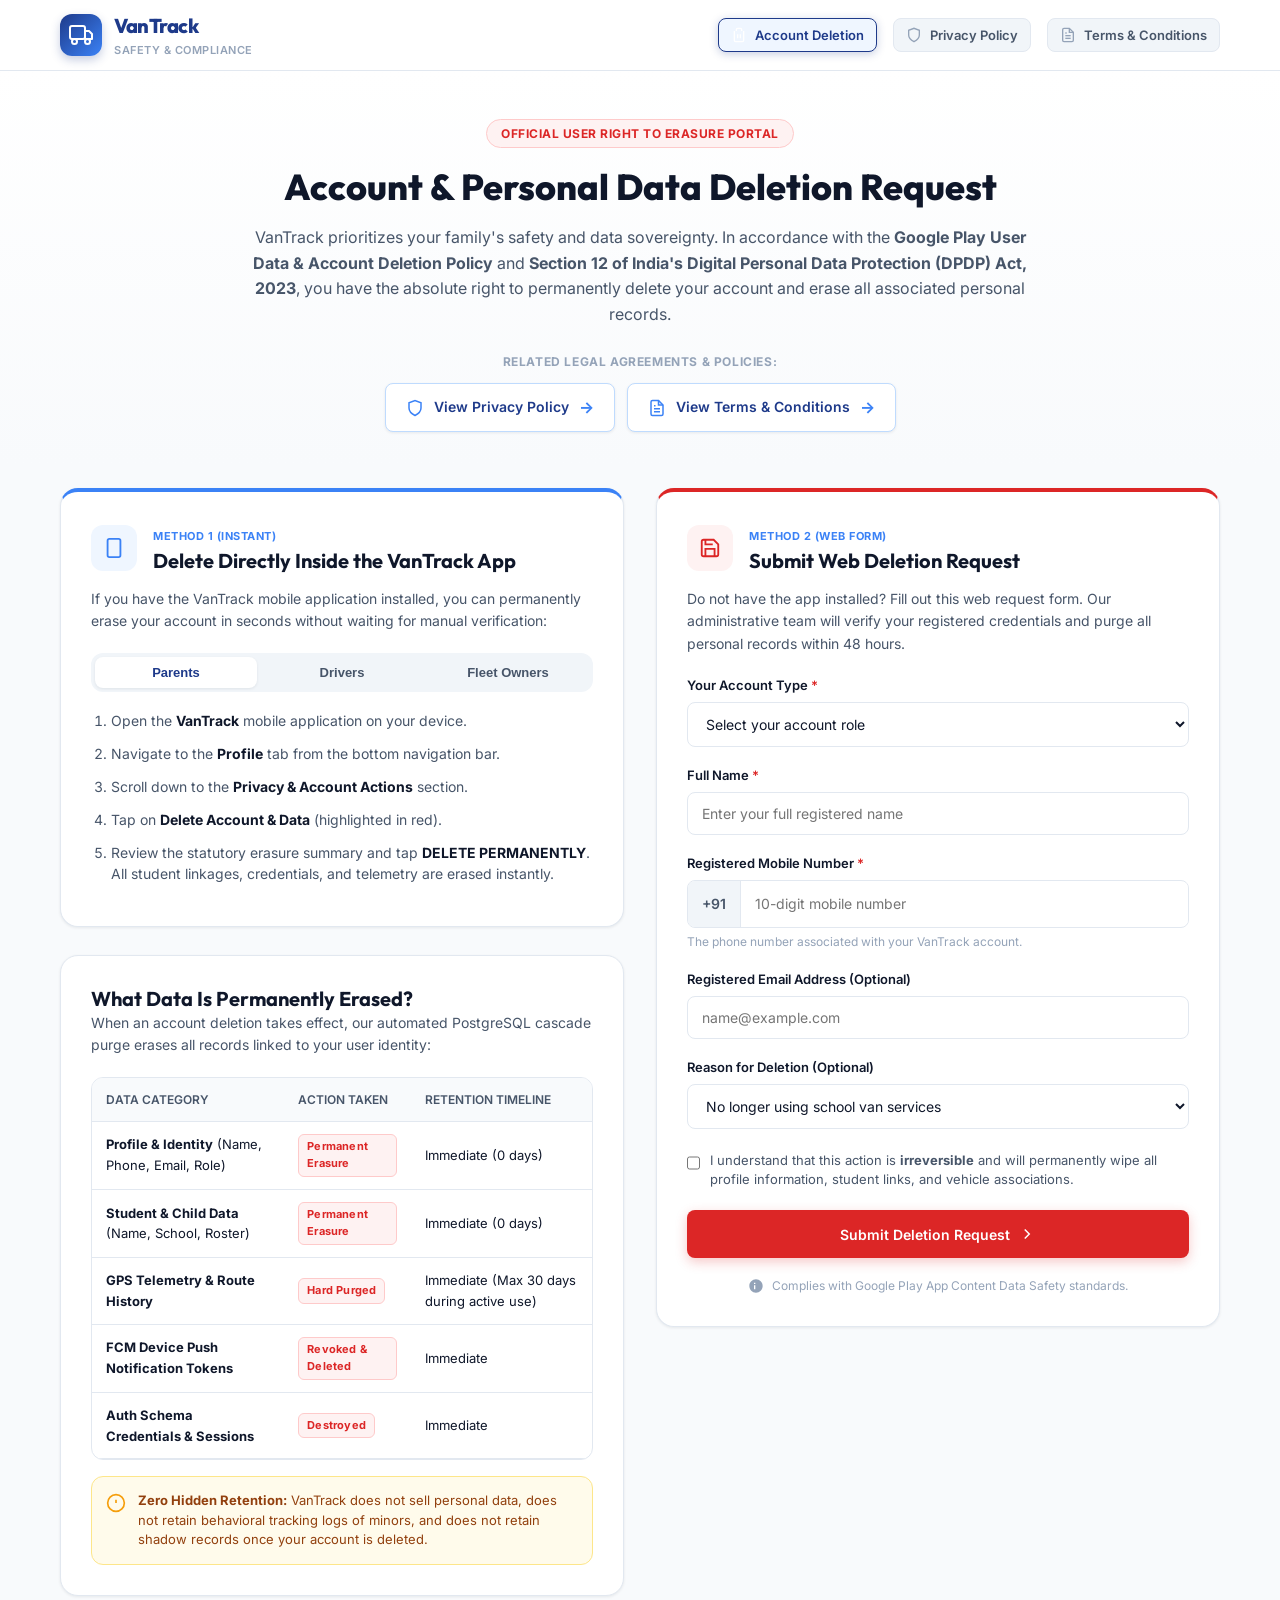
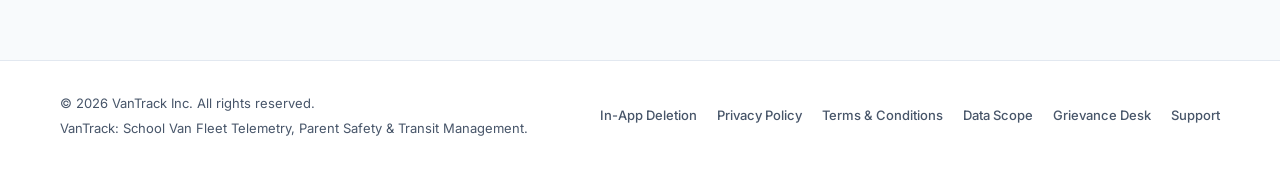
<file: index.html>
<!DOCTYPE html>
<html lang="en">
<head>
  <meta charset="UTF-8">
  <meta http-equiv="refresh" content="0; url=account_deletion.html">
  <meta name="viewport" content="width=device-width, initial-scale=1.0">
  <title>VanTrack Safety & Legal Portal</title>
  <script>
    window.location.replace("account_deletion.html");
  </script>
</head>
<body style="font-family: system-ui, sans-serif; display: flex; align-items: center; justify-content: center; height: 100vh; margin: 0; background: #0B0F19; color: #F1F5F9;">
  <p>Redirecting to <a href="account_deletion.html" style="color: #60A5FA;">VanTrack Safety & Compliance Portal</a>...</p>
</body>
</html>
</file>
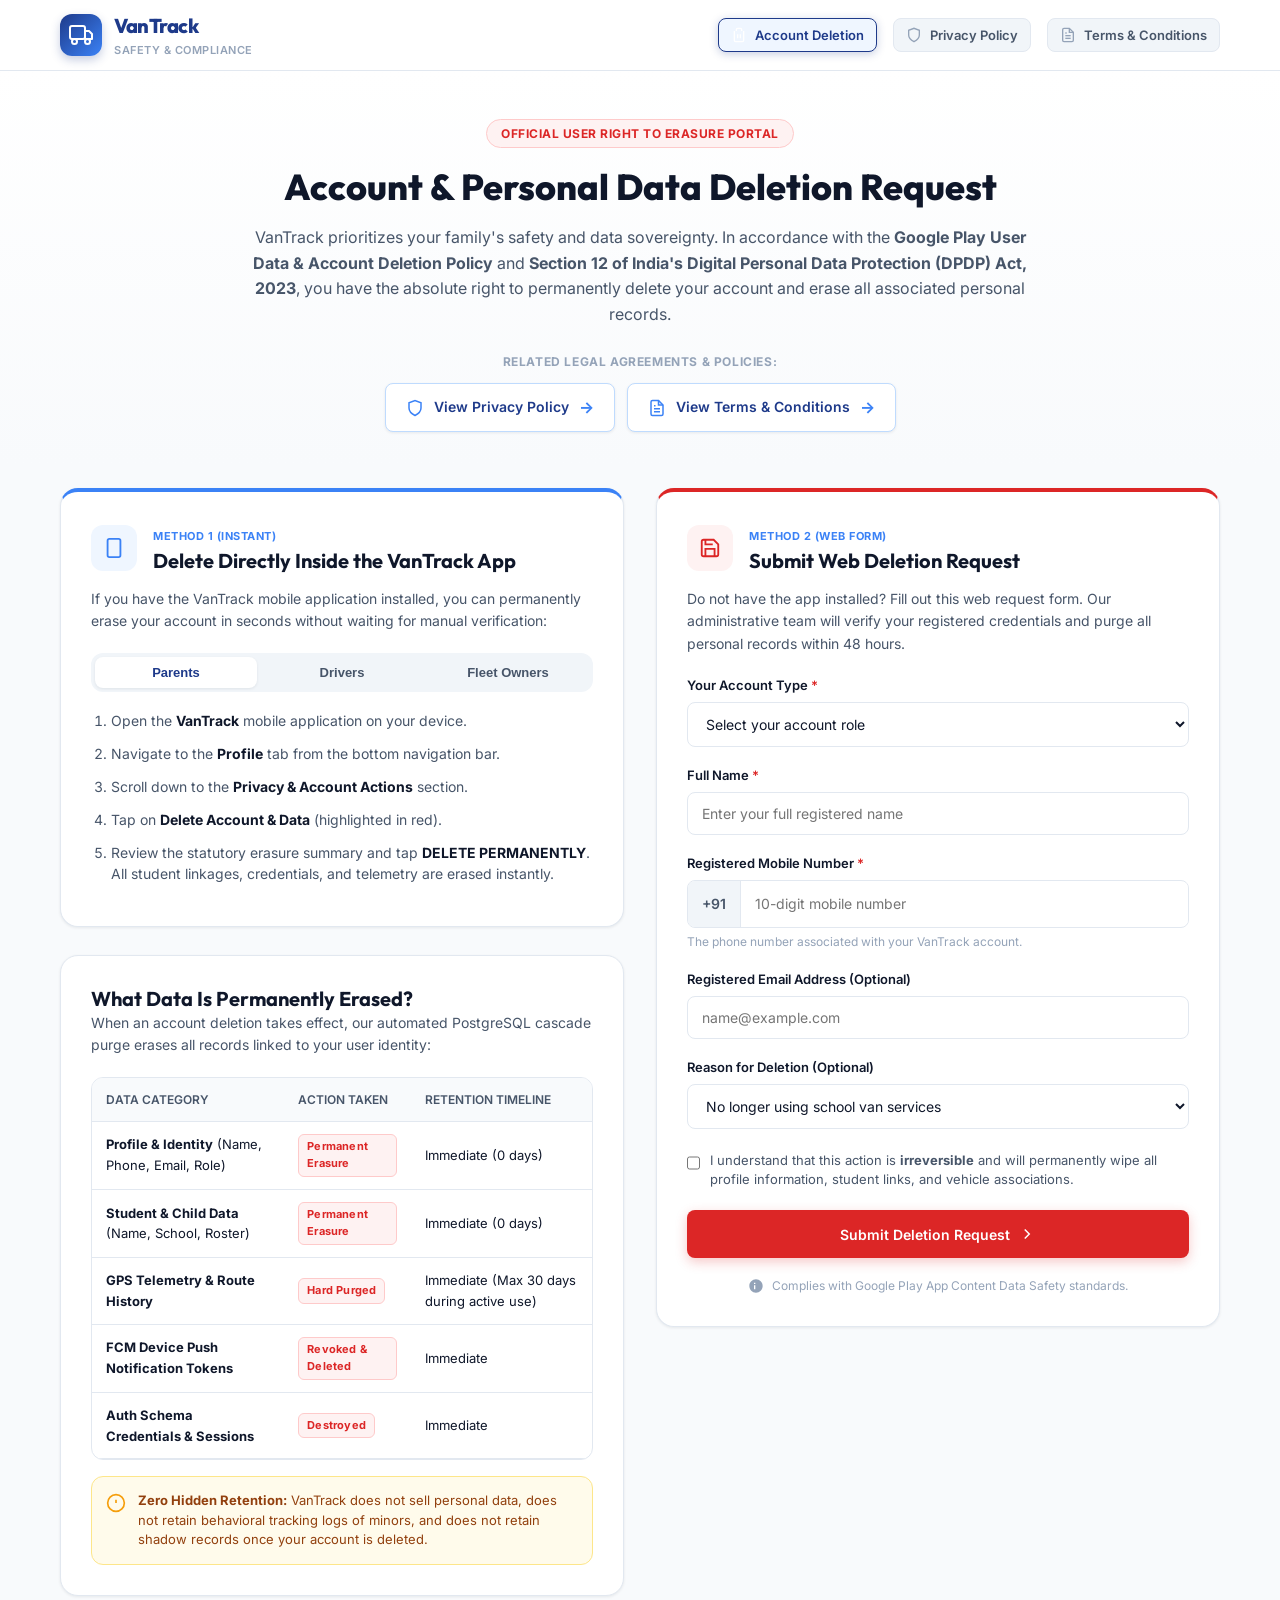
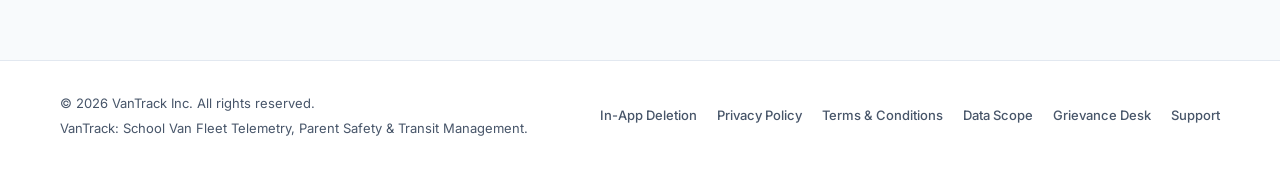
<file: account_deletion.html>
<!DOCTYPE html>
<html lang="en">
<head>
  <meta charset="UTF-8">
  <meta name="viewport" content="width=device-width, initial-scale=1.0">
  <title>Account & Data Deletion | VanTrack Official Portal</title>
  <meta name="description" content="Official account and personal data deletion portal for the VanTrack mobile application. Request erasure under Google Play Store policy and India DPDP Act 2023.">
  <meta name="robots" content="index, follow">
  
  <!-- Google Fonts: Outfit & Inter -->
  <link rel="preconnect" href="https://fonts.googleapis.com">
  <link rel="preconnect" href="https://fonts.gstatic.com" crossorigin>
  <link href="https://fonts.googleapis.com/css2?family=Inter:wght@400;500;600;700&family=Outfit:wght@500;600;700;800&display=swap" rel="stylesheet">
  
  <!-- Stylesheet -->
  <link rel="stylesheet" href="styles.css">
</head>
<body>
  <!-- Header / Navigation -->
  <header class="site-header">
    <div class="container header-container">
      <div class="brand">
        <div class="brand-icon">
          <svg viewBox="0 0 24 24" width="24" height="24" fill="none" stroke="currentColor" stroke-width="2" stroke-linecap="round" stroke-linejoin="round">
            <rect x="1" y="3" width="15" height="13" rx="2"></rect>
            <polygon points="16 8 20 8 23 11 23 16 16 16 16 8"></polygon>
            <circle cx="5.5" cy="18.5" r="2.5"></circle>
            <circle cx="18.5" cy="18.5" r="2.5"></circle>
          </svg>
        </div>
        <div class="brand-text">
          <span class="brand-title">VanTrack</span>
          <span class="brand-badge">Safety & Compliance</span>
        </div>
      </div>
      <nav class="header-nav" aria-label="Main Navigation">
        <a href="account_deletion.html" class="header-link active">
          <svg viewBox="0 0 24 24" width="16" height="16" fill="none" stroke="currentColor" stroke-width="2">
            <path d="M19 6v14a2 2 0 0 1-2 2H7a2 2 0 0 1-2-2V6m3 0V4a2 2 0 0 1 2-2h4a2 2 0 0 1 2 2v2"></path>
            <line x1="10" y1="11" x2="10" y2="17"></line>
            <line x1="14" y1="11" x2="14" y2="17"></line>
          </svg>
          <span>Account Deletion</span>
        </a>
        <a href="privacy_policy.html" class="header-link">
          <svg viewBox="0 0 24 24" width="16" height="16" fill="none" stroke="currentColor" stroke-width="2">
            <path d="M12 22s8-4 8-10V5l-8-3-8 3v7c0 6 8 10 8 10z"></path>
          </svg>
          <span>Privacy Policy</span>
        </a>
        <a href="terms_conditions.html" class="header-link">
          <svg viewBox="0 0 24 24" width="16" height="16" fill="none" stroke="currentColor" stroke-width="2">
            <path d="M14 2H6a2 2 0 0 0-2 2v16a2 2 0 0 0 2 2h12a2 2 0 0 0 2-2V8z"></path>
            <polyline points="14 2 14 8 20 8"></polyline>
            <line x1="16" y1="13" x2="8" y2="13"></line>
            <line x1="16" y1="17" x2="8" y2="17"></line>
            <polyline points="10 9 9 9 8 9"></polyline>
          </svg>
          <span>Terms &amp; Conditions</span>
        </a>
      </nav>
    </div>
  </header>

  <!-- Hero Section -->
  <main>
    <section class="hero-section">
      <div class="container hero-container">
        <div class="hero-tag">Official User Right to Erasure Portal</div>
        <h1 class="hero-title">Account & Personal Data Deletion Request</h1>
        <p class="hero-subtitle">
          VanTrack prioritizes your family's safety and data sovereignty. In accordance with the 
          <strong>Google Play User Data & Account Deletion Policy</strong> and <strong>Section 12 of India's Digital Personal Data Protection (DPDP) Act, 2023</strong>, 
          you have the absolute right to permanently delete your account and erase all associated personal records.
        </p>

        <!-- Clearly Visible Policy Cross-Navigation Buttons -->
        <div class="page-quick-nav">
          <span class="quick-nav-label">Related Legal Agreements & Policies:</span>
          <div class="quick-nav-buttons">
            <a href="privacy_policy.html" class="btn-policy-quick">
              <svg viewBox="0 0 24 24" width="18" height="18" fill="none" stroke="currentColor" stroke-width="2">
                <path d="M12 22s8-4 8-10V5l-8-3-8 3v7c0 6 8 10 8 10z"></path>
              </svg>
              <span>View Privacy Policy</span>
              <span class="quick-arrow">&rarr;</span>
            </a>
            <a href="terms_conditions.html" class="btn-policy-quick">
              <svg viewBox="0 0 24 24" width="18" height="18" fill="none" stroke="currentColor" stroke-width="2">
                <path d="M14 2H6a2 2 0 0 0-2 2v16a2 2 0 0 0 2 2h12a2 2 0 0 0 2-2V8z"></path>
                <polyline points="14 2 14 8 20 8"></polyline>
                <line x1="16" y1="13" x2="8" y2="13"></line>
                <line x1="16" y1="17" x2="8" y2="17"></line>
                <polyline points="10 9 9 9 8 9"></polyline>
              </svg>
              <span>View Terms &amp; Conditions</span>
              <span class="quick-arrow">&rarr;</span>
            </a>
          </div>
        </div>
      </div>
    </section>

    <!-- Content Grid -->
    <div class="container main-content-grid">
      
      <!-- Left Column: Options & Instructions -->
      <div class="info-column">
        
        <!-- Method 1: Instant In-App Deletion -->
        <article class="card highlight-card" id="in-app-instructions">
          <div class="card-header">
            <div class="card-icon in-app-icon">
              <svg viewBox="0 0 24 24" width="22" height="22" fill="none" stroke="currentColor" stroke-width="2">
                <rect x="5" y="2" width="14" height="20" rx="2" ry="2"></rect>
                <line x1="12" y1="18" x2="12.01" y2="18"></line>
              </svg>
            </div>
            <div>
              <span class="step-badge">Method 1 (Instant)</span>
              <h2 class="card-title">Delete Directly Inside the VanTrack App</h2>
            </div>
          </div>
          <p class="card-description">
            If you have the VanTrack mobile application installed, you can permanently erase your account in seconds without waiting for manual verification:
          </p>

          <!-- Role Selector Tabs -->
          <div class="tabs-nav" role="tablist">
            <button class="tab-btn active" id="tab-parent" data-target="guide-parent" role="tab">Parents</button>
            <button class="tab-btn" id="tab-driver" data-target="guide-driver" role="tab">Drivers</button>
            <button class="tab-btn" id="tab-owner" data-target="guide-owner" role="tab">Fleet Owners</button>
          </div>

          <!-- Guide Contents -->
          <div class="guide-content active" id="guide-parent">
            <ol class="step-list">
              <li>Open the <strong>VanTrack</strong> mobile application on your device.</li>
              <li>Navigate to the <strong>Profile</strong> tab from the bottom navigation bar.</li>
              <li>Scroll down to the <strong>Privacy & Account Actions</strong> section.</li>
              <li>Tap on <strong>Delete Account & Data</strong> (highlighted in red).</li>
              <li>Review the statutory erasure summary and tap <strong>DELETE PERMANENTLY</strong>. All student linkages, credentials, and telemetry are erased instantly.</li>
            </ol>
          </div>

          <div class="guide-content" id="guide-driver">
            <ol class="step-list">
              <li>Open the <strong>VanTrack Driver App</strong>.</li>
              <li>From the top-right menu or dashboard header, tap on <strong>Account Settings</strong>.</li>
              <li>Scroll to the <strong>Privacy & 30-Day Purge Policy</strong> section.</li>
              <li>Select <strong>Delete Account</strong> and confirm the prompt. Your driver license credentials, route linkages, and live telemetry stop and purge immediately.</li>
            </ol>
          </div>

          <div class="guide-content" id="guide-owner">
            <ol class="step-list">
              <li>Open the <strong>VanTrack Fleet Portal</strong> app.</li>
              <li>Open your <strong>Fleet Profile & Settings</strong>.</li>
              <li>Scroll to the <strong>Privacy & Account Actions</strong> card.</li>
              <li>Tap <strong>Delete Account & Records</strong> and confirm. Fleet roster associations, invitations, and company data will be permanently wiped.</li>
            </ol>
          </div>
        </article>

        <!-- Data Deletion Scope Details -->
        <article class="card" id="data-scope-card">
          <h2 class="card-title">What Data Is Permanently Erased?</h2>
          <p class="card-description">When an account deletion takes effect, our automated PostgreSQL cascade purge erases all records linked to your user identity:</p>
          
          <div class="table-wrapper">
            <table class="data-table">
              <thead>
                <tr>
                  <th>Data Category</th>
                  <th>Action Taken</th>
                  <th>Retention Timeline</th>
                </tr>
              </thead>
              <tbody>
                <tr>
                  <td><strong>Profile & Identity</strong> (Name, Phone, Email, Role)</td>
                  <td><span class="badge badge-purge">Permanent Erasure</span></td>
                  <td>Immediate (0 days)</td>
                </tr>
                <tr>
                  <td><strong>Student & Child Data</strong> (Name, School, Roster)</td>
                  <td><span class="badge badge-purge">Permanent Erasure</span></td>
                  <td>Immediate (0 days)</td>
                </tr>
                <tr>
                  <td><strong>GPS Telemetry & Route History</strong></td>
                  <td><span class="badge badge-purge">Hard Purged</span></td>
                  <td>Immediate (Max 30 days during active use)</td>
                </tr>
                <tr>
                  <td><strong>FCM Device Push Notification Tokens</strong></td>
                  <td><span class="badge badge-purge">Revoked & Deleted</span></td>
                  <td>Immediate</td>
                </tr>
                <tr>
                  <td><strong>Auth Schema Credentials & Sessions</strong></td>
                  <td><span class="badge badge-purge">Destroyed</span></td>
                  <td>Immediate</td>
                </tr>
              </tbody>
            </table>
          </div>
          <div class="alert-box">
            <svg viewBox="0 0 24 24" width="20" height="20" fill="none" stroke="currentColor" stroke-width="2">
              <circle cx="12" cy="12" r="10"></circle>
              <line x1="12" y1="8" x2="12" y2="12"></line>
              <line x1="12" y1="16" x2="12.01" y2="16"></line>
            </svg>
            <div>
              <strong>Zero Hidden Retention:</strong> VanTrack does not sell personal data, does not retain behavioral tracking logs of minors, and does not retain shadow records once your account is deleted.
            </div>
          </div>
        </article>

      </div>

      <!-- Right Column: Web Deletion Request Form -->
      <div class="form-column">
        <article class="card form-card" id="web-request-card">
          <div class="card-header">
            <div class="card-icon web-icon">
              <svg viewBox="0 0 24 24" width="22" height="22" fill="none" stroke="currentColor" stroke-width="2">
                <path d="M19 21H5a2 2 0 0 1-2-2V5a2 2 0 0 1 2-2h11l5 5v11a2 2 0 0 1-2 2z"></path>
                <polyline points="17 21 17 13 7 13 7 21"></polyline>
                <polyline points="7 3 7 8 15 8"></polyline>
              </svg>
            </div>
            <div>
              <span class="step-badge">Method 2 (Web Form)</span>
              <h2 class="card-title">Submit Web Deletion Request</h2>
            </div>
          </div>
          <p class="card-description">
            Do not have the app installed? Fill out this web request form. Our administrative team will verify your registered credentials and purge all personal records within 48 hours.
          </p>

          <form id="deletion-form" novalidate>
            <!-- User Role Selection -->
            <div class="form-group">
              <label for="user-role" class="form-label">Your Account Type <span class="required">*</span></label>
              <select id="user-role" class="form-control" required>
                <option value="" disabled selected>Select your account role</option>
                <option value="Parent / Guardian">Parent / Guardian</option>
                <option value="School Van Driver">School Van Driver</option>
                <option value="Fleet / Van Owner">Fleet / Van Owner</option>
              </select>
            </div>

            <!-- Full Name -->
            <div class="form-group">
              <label for="user-name" class="form-label">Full Name <span class="required">*</span></label>
              <input type="text" id="user-name" class="form-control" placeholder="Enter your full registered name" required>
            </div>

            <!-- Registered Phone Number -->
            <div class="form-group">
              <label for="user-phone" class="form-label">Registered Mobile Number <span class="required">*</span></label>
              <div class="input-with-prefix">
                <span class="prefix">+91</span>
                <input type="tel" id="user-phone" class="form-control" placeholder="10-digit mobile number" pattern="[0-9]{10}" required>
              </div>
              <span class="form-hint">The phone number associated with your VanTrack account.</span>
            </div>

            <!-- Registered Email -->
            <div class="form-group">
              <label for="user-email" class="form-label">Registered Email Address (Optional)</label>
              <input type="email" id="user-email" class="form-control" placeholder="name@example.com">
            </div>

            <!-- Reason for Deletion -->
            <div class="form-group">
              <label for="deletion-reason" class="form-label">Reason for Deletion (Optional)</label>
              <select id="deletion-reason" class="form-control">
                <option value="No longer using school van services">No longer using school van services</option>
                <option value="Child graduated or changed school">Child graduated or changed school</option>
                <option value="Privacy / Data concerns">Privacy / Data concerns</option>
                <option value="Driver / Owner changed fleet">Driver / Owner changed fleet</option>
                <option value="Other">Other</option>
              </select>
            </div>

            <!-- Confirmation Checkbox -->
            <div class="form-checkbox-group">
              <input type="checkbox" id="confirm-deletion" class="form-checkbox" required>
              <label for="confirm-deletion" class="checkbox-label">
                I understand that this action is <strong>irreversible</strong> and will permanently wipe all profile information, student links, and vehicle associations.
              </label>
            </div>

            <!-- Submit Button -->
            <button type="submit" id="submit-btn" class="btn btn-delete">
              <span class="btn-text">Submit Deletion Request</span>
              <svg viewBox="0 0 24 24" width="18" height="18" fill="none" stroke="currentColor" stroke-width="2">
                <polyline points="9 18 15 12 9 6"></polyline>
              </svg>
            </button>
          </form>

          <div class="google-policy-footer">
            <svg viewBox="0 0 24 24" width="16" height="16" fill="currentColor">
              <path d="M12 2C6.48 2 2 6.48 2 12s4.48 10 10 10 10-4.48 10-10S17.52 2 12 2zm-1 15h-2v-6h2v6zm0-8h-2V7h2v2z"/>
            </svg>
            <span>Complies with Google Play App Content Data Safety standards.</span>
          </div>
        </article>
      </div>

    </div>
  </main>

  <!-- Submission Confirmation Modal -->
  <div class="modal-backdrop" id="confirmation-modal" aria-hidden="true" role="dialog">
    <div class="modal-card">
      <div class="modal-header">
        <div class="modal-icon-success">
          <svg viewBox="0 0 24 24" width="28" height="28" fill="none" stroke="currentColor" stroke-width="2.5">
            <polyline points="20 6 9 17 4 12"></polyline>
          </svg>
        </div>
        <h3 class="modal-title">Deletion Request Prepared</h3>
      </div>
      <div class="modal-body">
        <p>Your official request has been generated with Reference ID:</p>
        <div class="ticket-id-badge" id="modal-ticket-id">VT-DEL-000000</div>
        
        <div class="modal-details" id="modal-summary-content">
          <!-- Populated by script.js -->
        </div>

        <p class="modal-instructions">
          To complete your verified identity check, tap the button below to dispatch this pre-filled request directly to our Data Protection & Grievance desk.
        </p>
      </div>
      <div class="modal-actions">
        <button type="button" class="btn btn-secondary" id="modal-copy-btn">Copy Details</button>
        <a href="#" class="btn btn-primary" id="modal-email-btn">Dispatch via Email</a>
      </div>
    </div>
  </div>

  <!-- Footer -->
  <footer class="site-footer">
    <div class="container footer-container">
      <div class="footer-left">
        <p>&copy; 2026 VanTrack Inc. All rights reserved.</p>
        <p class="footer-note">VanTrack: School Van Fleet Telemetry, Parent Safety & Transit Management.</p>
      </div>
      <div class="footer-links">
        <a href="#in-app-instructions">In-App Deletion</a>
        <a href="privacy_policy.html">Privacy Policy</a>
        <a href="terms_conditions.html">Terms & Conditions</a>
        <a href="#data-scope-card">Data Scope</a>
        <a href="mailto:grievance@vantrack.in">Grievance Desk</a>
        <a href="mailto:support@vantrack.in">Support</a>
      </div>
    </div>
  </footer>

  <!-- Script -->
  <script src="script.js"></script>
</body>
</html>
</file>
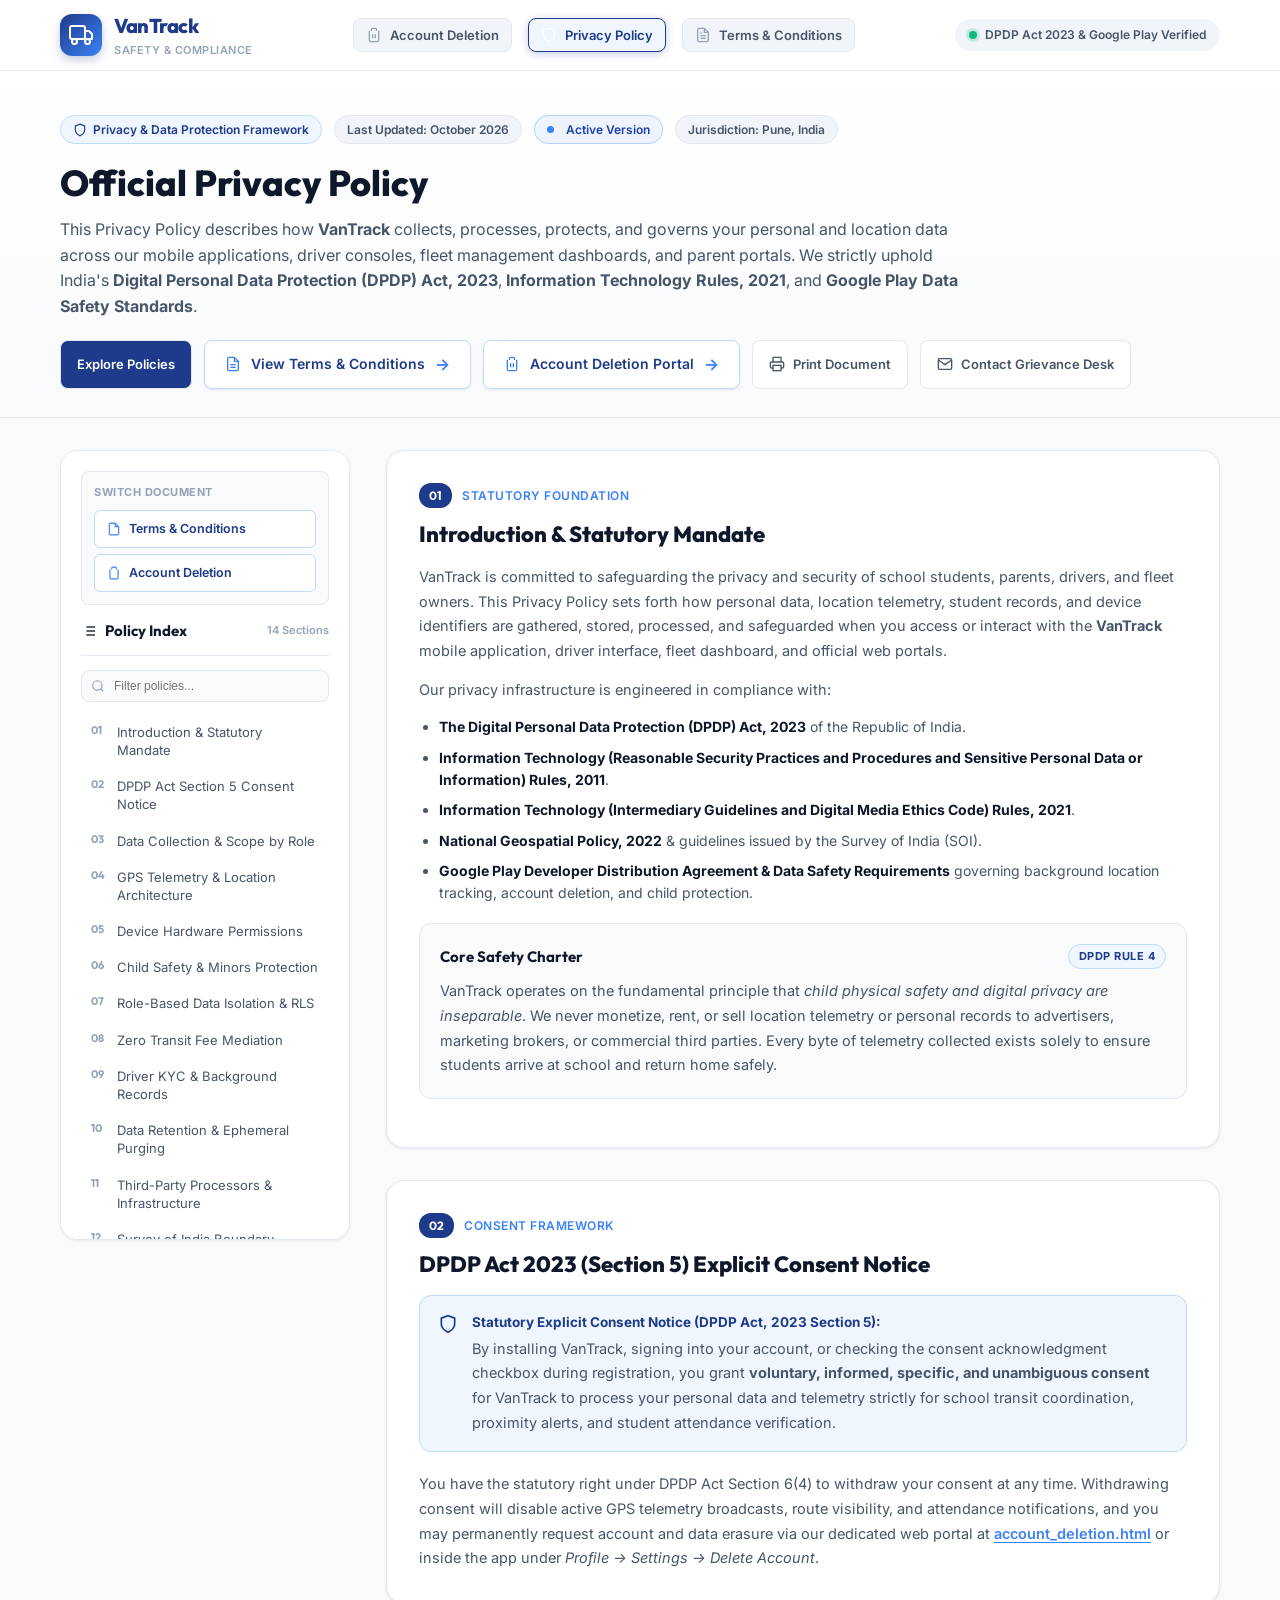
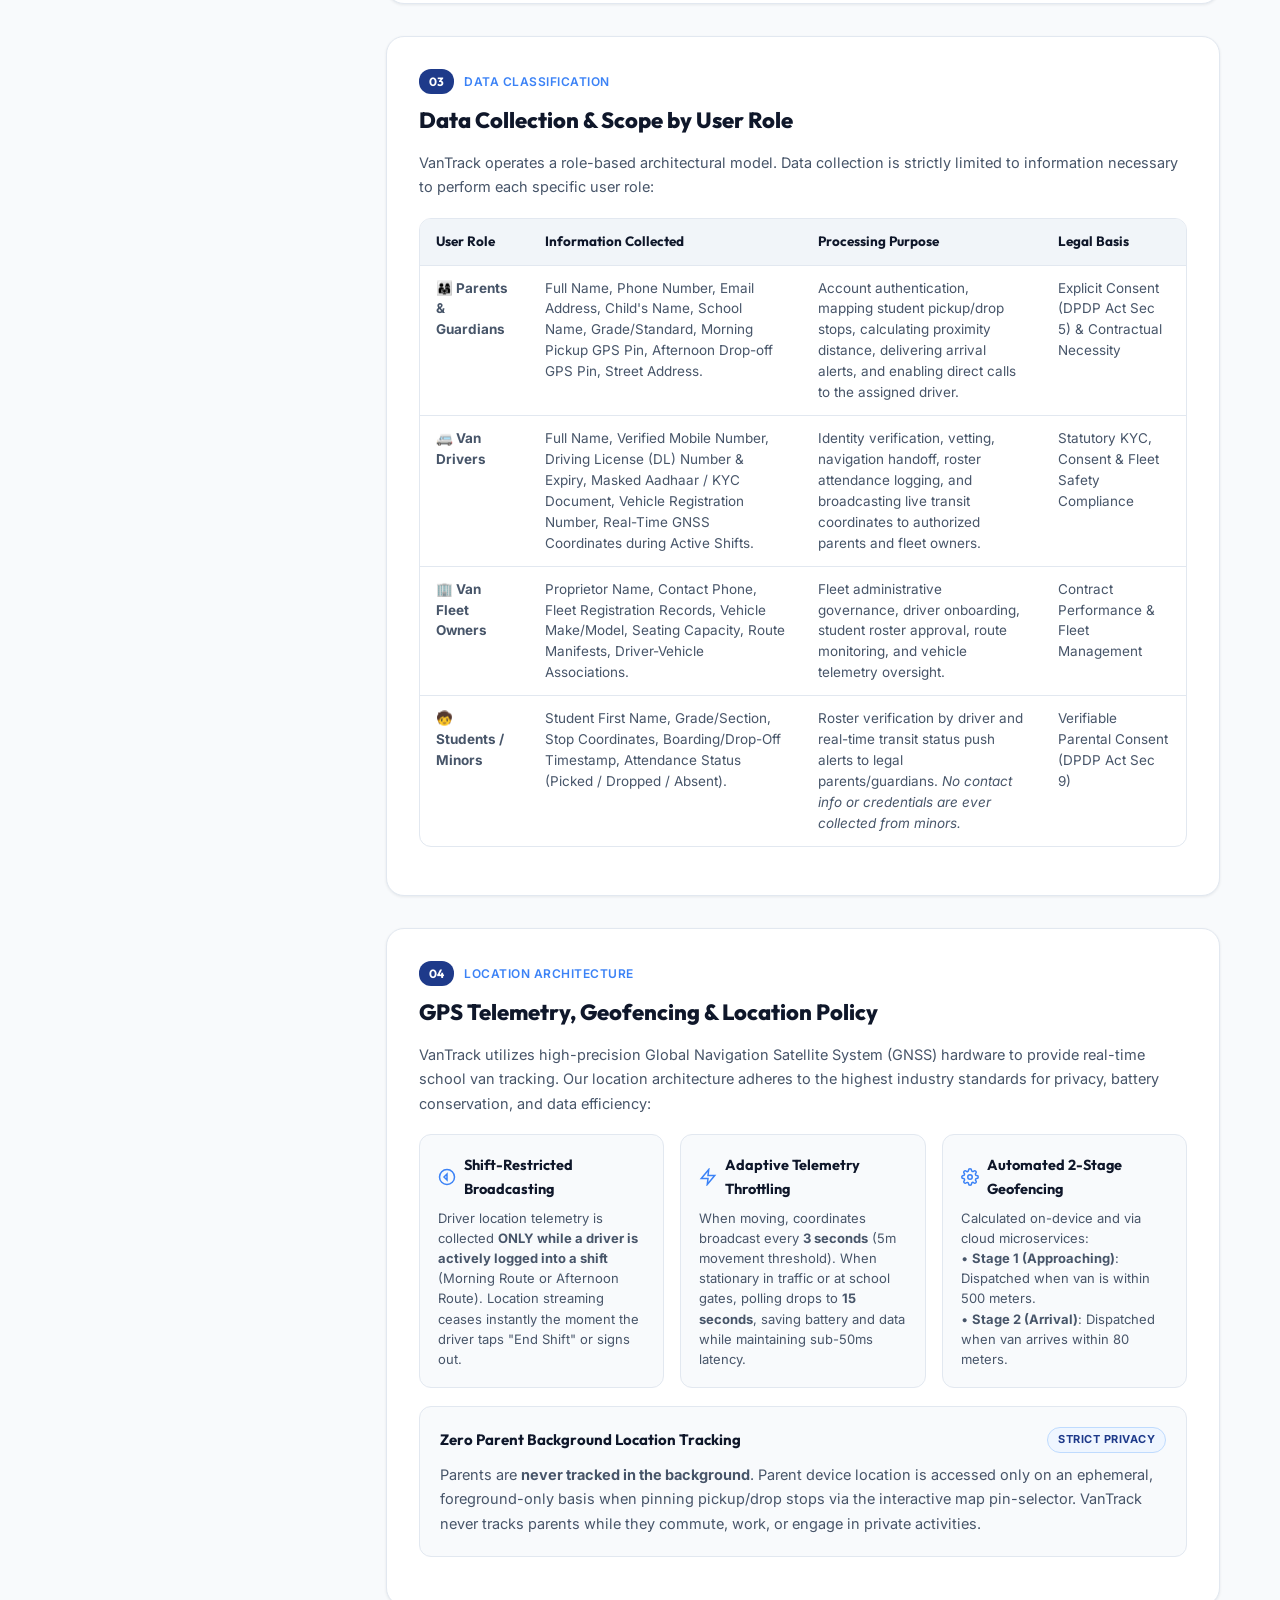
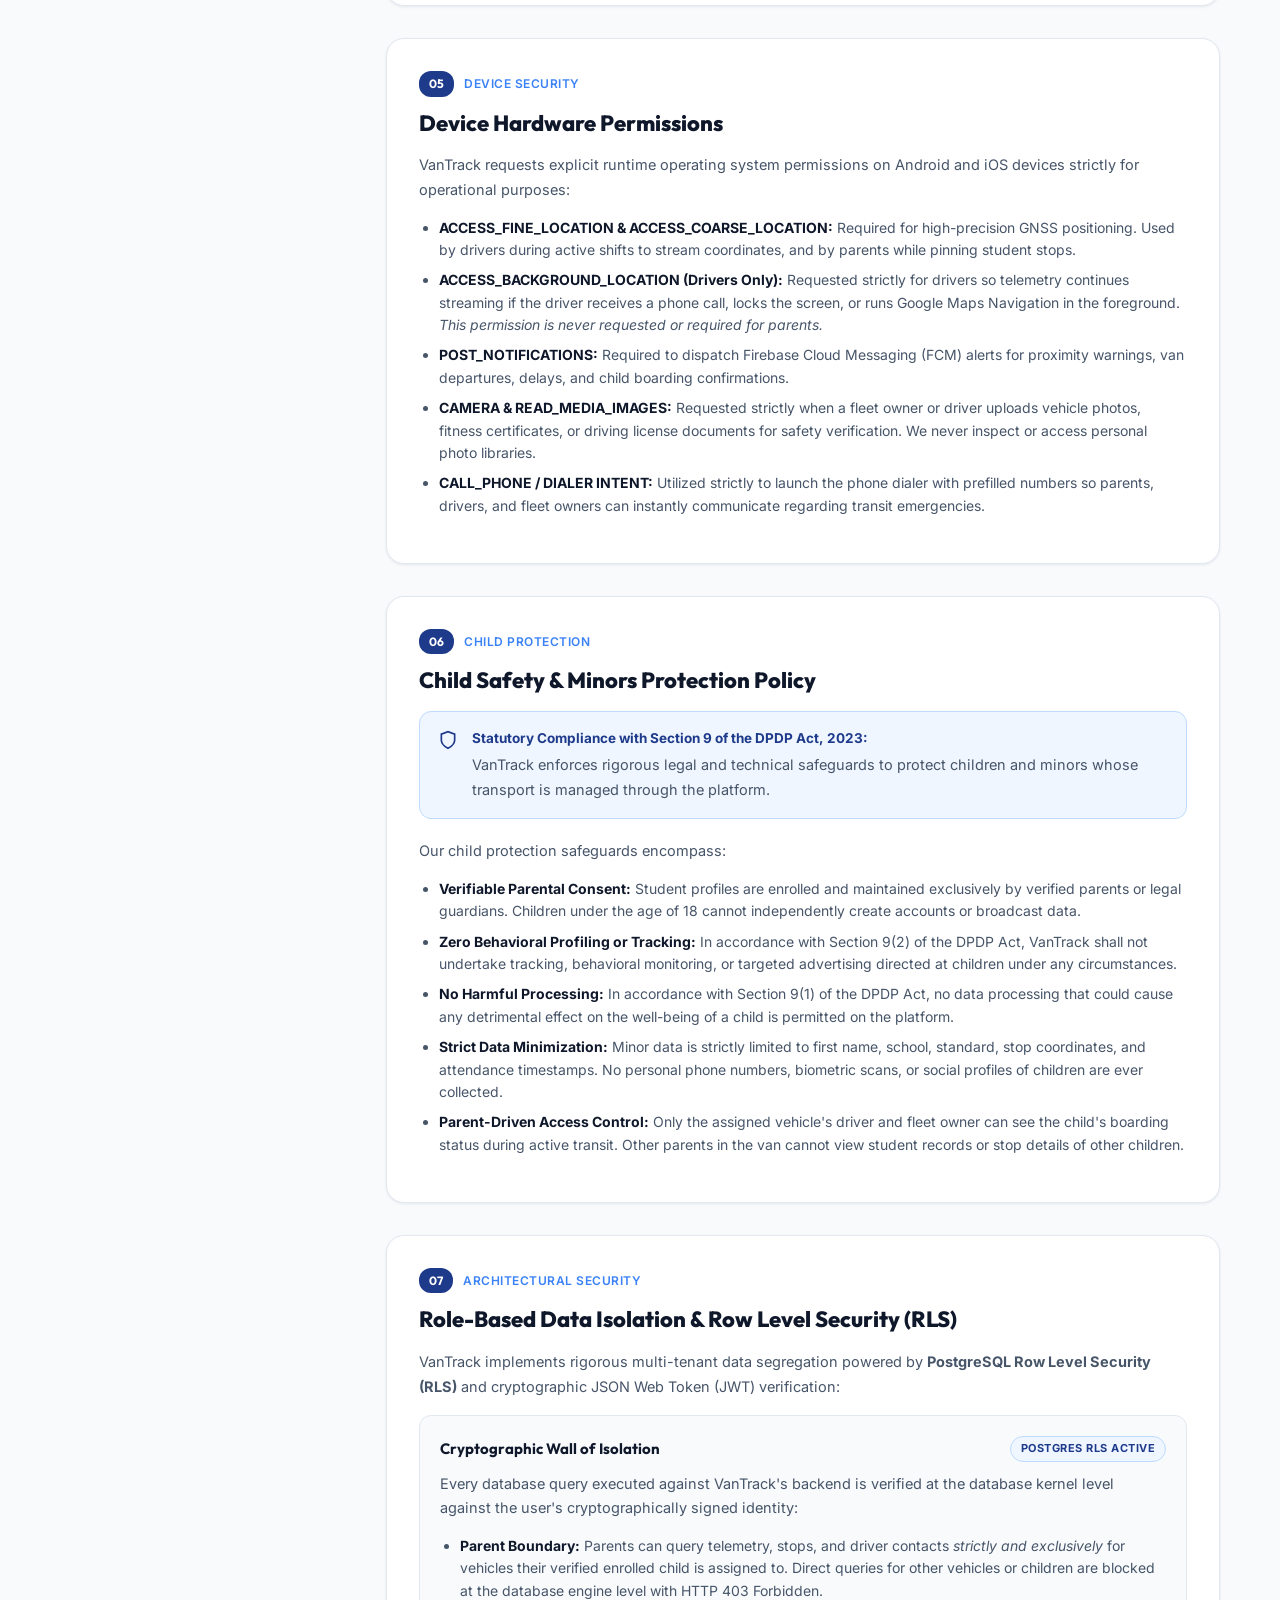
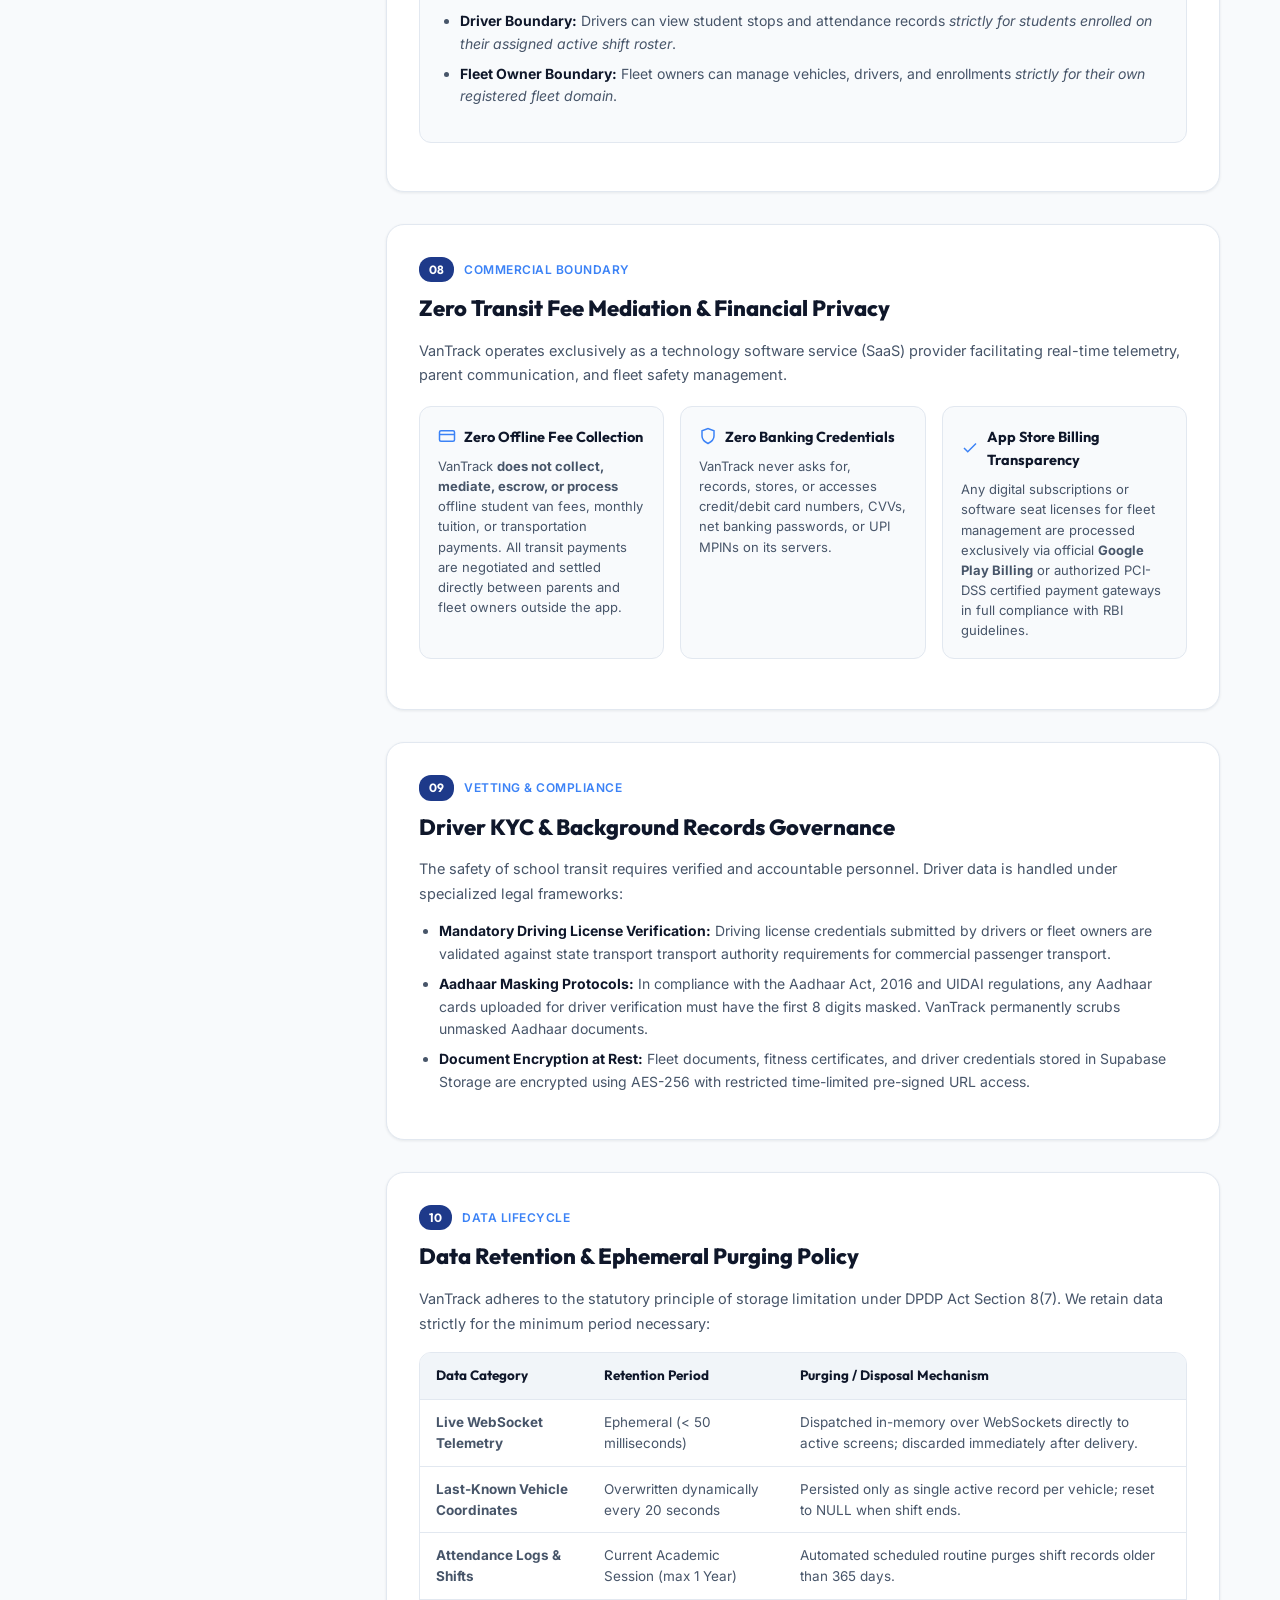
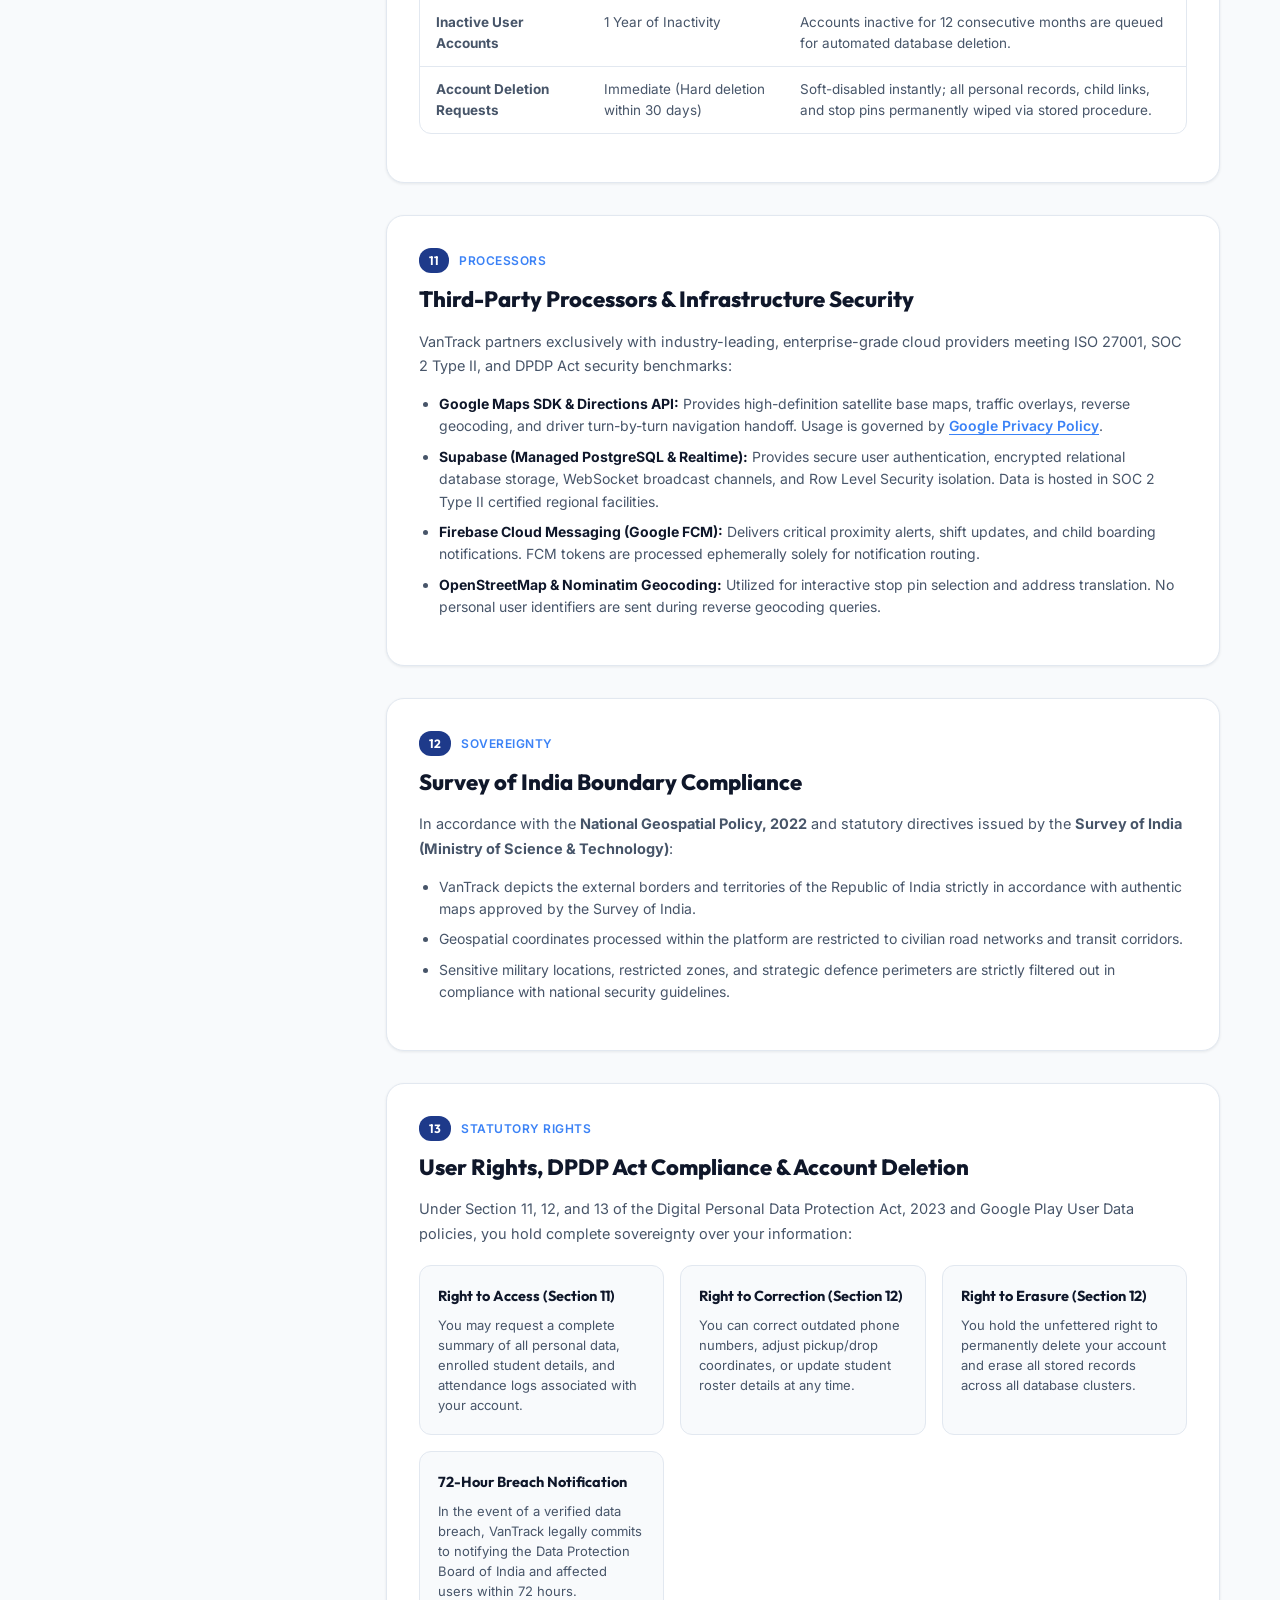
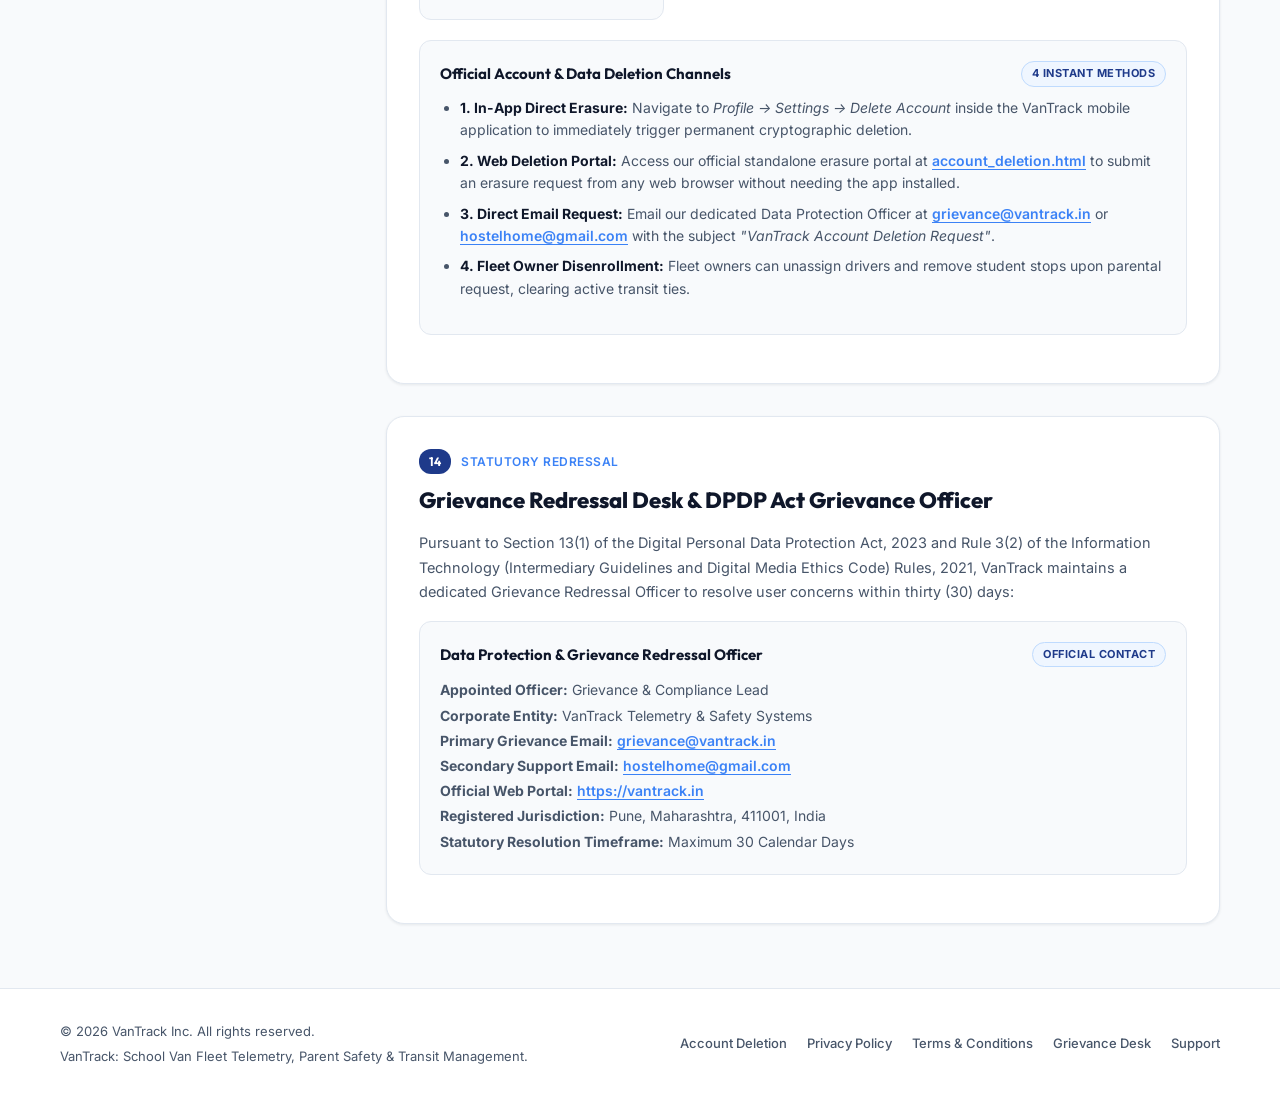
<file: privacy_policy.html>
<!DOCTYPE html>
<html lang="en">
<head>
  <meta charset="UTF-8">
  <meta name="viewport" content="width=device-width, initial-scale=1.0">
  <title>Privacy Policy | VanTrack Official Safety & Compliance Portal</title>
  <meta name="description" content="Official Privacy Policy and Data Protection Framework for VanTrack school van telemetry, fleet management, and parent safety platform. Compliant with India DPDP Act 2023, IT Rules 2021, and Google Play Data Safety policies.">
  <meta name="robots" content="index, follow">
  <link rel="canonical" href="https://vantrack.in/privacy_policy.html">

  <!-- Google Fonts: Outfit & Inter -->
  <link rel="preconnect" href="https://fonts.googleapis.com">
  <link rel="preconnect" href="https://fonts.gstatic.com" crossorigin>
  <link href="https://fonts.googleapis.com/css2?family=Inter:wght@400;500;600;700&family=Outfit:wght@500;600;700;800&display=swap" rel="stylesheet">

  <!-- Main Stylesheet -->
  <link rel="stylesheet" href="styles.css">
</head>
<body>
  <!-- Site Header -->
  <header class="site-header">
    <div class="container header-container">
      <a href="account_deletion.html" class="brand" style="text-decoration: none;">
        <div class="brand-icon">
          <svg viewBox="0 0 24 24" width="24" height="24" fill="none" stroke="currentColor" stroke-width="2" stroke-linecap="round" stroke-linejoin="round">
            <rect x="1" y="3" width="15" height="13" rx="2"></rect>
            <polygon points="16 8 20 8 23 11 23 16 16 16 8"></polygon>
            <circle cx="5.5" cy="18.5" r="2.5"></circle>
            <circle cx="18.5" cy="18.5" r="2.5"></circle>
          </svg>
        </div>
        <div class="brand-text">
          <span class="brand-title">VanTrack</span>
          <span class="brand-badge">Safety & Compliance</span>
        </div>
      </a>

      <nav class="header-nav" aria-label="Main Navigation">
        <a href="account_deletion.html" class="header-link">
          <svg viewBox="0 0 24 24" width="16" height="16" fill="none" stroke="currentColor" stroke-width="2">
            <path d="M19 6v14a2 2 0 0 1-2 2H7a2 2 0 0 1-2-2V6m3 0V4a2 2 0 0 1 2-2h4a2 2 0 0 1 2 2v2"></path>
            <line x1="10" y1="11" x2="10" y2="17"></line>
            <line x1="14" y1="11" x2="14" y2="17"></line>
          </svg>
          <span>Account Deletion</span>
        </a>
        <a href="privacy_policy.html" class="header-link active">
          <svg viewBox="0 0 24 24" width="16" height="16" fill="none" stroke="currentColor" stroke-width="2">
            <path d="M12 22s8-4 8-10V5l-8-3-8 3v7c0 6 8 10 8 10z"></path>
          </svg>
          <span>Privacy Policy</span>
        </a>
        <a href="terms_conditions.html" class="header-link">
          <svg viewBox="0 0 24 24" width="16" height="16" fill="none" stroke="currentColor" stroke-width="2">
            <path d="M14 2H6a2 2 0 0 0-2 2v16a2 2 0 0 0 2 2h12a2 2 0 0 0 2-2V8z"></path>
            <polyline points="14 2 14 8 20 8"></polyline>
            <line x1="16" y1="13" x2="8" y2="13"></line>
            <line x1="16" y1="17" x2="8" y2="17"></line>
            <polyline points="10 9 9 9 8 9"></polyline>
          </svg>
          <span>Terms &amp; Conditions</span>
        </a>
      </nav>

      <div class="header-status">
        <span class="status-indicator"></span>
        <span class="status-label">DPDP Act 2023 & Google Play Verified</span>
      </div>
    </div>
  </header>

  <!-- Legal Hero Section -->
  <section class="legal-hero">
    <div class="container">
      <div class="legal-meta-bar">
        <span class="meta-pill meta-pill-primary">
          <svg viewBox="0 0 24 24" width="14" height="14" fill="none" stroke="currentColor" stroke-width="2">
            <path d="M12 22s8-4 8-10V5l-8-3-8 3v7c0 6 8 10 8 10z"/>
          </svg>
          Privacy & Data Protection Framework
        </span>
        <span class="meta-pill">Last Updated: October 2026</span>
        <span class="meta-pill meta-pill-accent sync-pending" id="doc-sync-pill" title="Checking Supabase Storage...">
          <span class="sync-dot"></span>
          <span id="doc-sync-text">Cloud Sync: Checking</span>
        </span>
        <span class="meta-pill">Jurisdiction: Pune, India</span>
      </div>

      <h1 class="hero-title" style="text-align: left; margin-bottom: 12px;">Official Privacy Policy</h1>
      <p class="hero-subtitle" style="text-align: left; margin: 0; max-width: 900px;">
        This Privacy Policy describes how <strong>VanTrack</strong> collects, processes, protects, and governs your personal and location data across our mobile applications, driver consoles, fleet management dashboards, and parent portals. We strictly uphold India's <strong>Digital Personal Data Protection (DPDP) Act, 2023</strong>, <strong>Information Technology Rules, 2021</strong>, and <strong>Google Play Data Safety Standards</strong>.
      </p>

      <!-- Prominent Cross-Page Navigation Buttons -->
      <div class="legal-hero-actions">
        <a href="#sec-1" class="btn btn-primary btn-sm">Explore Policies</a>
        
        <a href="terms_conditions.html" class="btn-policy-quick">
          <svg viewBox="0 0 24 24" width="16" height="16" fill="none" stroke="currentColor" stroke-width="2">
            <path d="M14 2H6a2 2 0 0 0-2 2v16a2 2 0 0 0 2 2h12a2 2 0 0 0 2-2V8z"></path>
            <polyline points="14 2 14 8 20 8"></polyline>
            <line x1="16" y1="13" x2="8" y2="13"></line>
            <line x1="16" y1="17" x2="8" y2="17"></line>
          </svg>
          <span>View Terms &amp; Conditions</span>
          <span class="quick-arrow">&rarr;</span>
        </a>

        <a href="account_deletion.html" class="btn-policy-quick">
          <svg viewBox="0 0 24 24" width="16" height="16" fill="none" stroke="currentColor" stroke-width="2">
            <path d="M19 6v14a2 2 0 0 1-2 2H7a2 2 0 0 1-2-2V6m3 0V4a2 2 0 0 1 2-2h4a2 2 0 0 1 2 2v2"></path>
            <line x1="10" y1="11" x2="10" y2="17"></line>
            <line x1="14" y1="11" x2="14" y2="17"></line>
          </svg>
          <span>Account Deletion Portal</span>
          <span class="quick-arrow">&rarr;</span>
        </a>

        <button type="button" class="btn btn-outline btn-sm" onclick="window.print()">
          <svg viewBox="0 0 24 24" width="16" height="16" fill="none" stroke="currentColor" stroke-width="2">
            <polyline points="6 9 6 2 18 2 18 9"></polyline>
            <path d="M6 18H4a2 2 0 0 1-2-2v-5a2 2 0 0 1 2-2h16a2 2 0 0 1 2 2v5a2 2 0 0 1-2 2h-2"></path>
            <rect x="6" y="14" width="12" height="8"></rect>
          </svg>
          Print Document
        </button>
        <a href="mailto:grievance@vantrack.in" class="btn btn-outline btn-sm">
          <svg viewBox="0 0 24 24" width="16" height="16" fill="none" stroke="currentColor" stroke-width="2">
            <path d="M4 4h16c1.1 0 2 .9 2 2v12c0 1.1-.9 2-2 2H4c-1.1 0-2-.9-2-2V6c0-1.1.9-2 2-2z"></path>
            <polyline points="22,6 12,13 2,6"></polyline>
          </svg>
          Contact Grievance Desk
        </a>
      </div>
    </div>
  </section>

  <!-- Main Legal Container -->
  <main class="container">
    <div class="legal-layout">
      
      <!-- Sticky Sidebar: Table of Contents -->
      <aside class="toc-sidebar" aria-label="Table of Contents">
        <!-- Quick Cross-Page Switcher in Sidebar -->
        <div class="toc-quick-switch">
          <span class="toc-quick-label">Switch Document</span>
          <div class="toc-quick-buttons">
            <a href="terms_conditions.html" class="toc-quick-btn">
              <svg viewBox="0 0 24 24" width="14" height="14" fill="none" stroke="currentColor" stroke-width="2">
                <path d="M14 2H6a2 2 0 0 0-2 2v16a2 2 0 0 0 2 2h12a2 2 0 0 0 2-2V8z"></path>
                <polyline points="14 2 14 8 20 8"></polyline>
              </svg>
              <span>Terms &amp; Conditions</span>
            </a>
            <a href="account_deletion.html" class="toc-quick-btn">
              <svg viewBox="0 0 24 24" width="14" height="14" fill="none" stroke="currentColor" stroke-width="2">
                <path d="M19 6v14a2 2 0 0 1-2 2H7a2 2 0 0 1-2-2V6m3 0V4a2 2 0 0 1 2-2h4a2 2 0 0 1 2 2v2"></path>
              </svg>
              <span>Account Deletion</span>
            </a>
          </div>
        </div>

        <div class="toc-header">
          <span class="toc-title">
            <svg viewBox="0 0 24 24" width="16" height="16" fill="none" stroke="currentColor" stroke-width="2">
              <line x1="8" y1="6" x2="21" y2="6"></line>
              <line x1="8" y1="12" x2="21" y2="12"></line>
              <line x1="8" y1="18" x2="21" y2="18"></line>
              <line x1="3" y1="6" x2="3.01" y2="6"></line>
              <line x1="3" y1="12" x2="3.01" y2="12"></line>
              <line x1="3" y1="18" x2="3.01" y2="18"></line>
            </svg>
            Policy Index
          </span>
          <span style="font-size: 11px; color: var(--text-muted); font-weight: 600;">14 Sections</span>
        </div>

        <div class="toc-search">
          <svg viewBox="0 0 24 24" width="14" height="14" fill="none" stroke="currentColor" stroke-width="2">
            <circle cx="11" cy="11" r="8"></circle>
            <line x1="21" y1="21" x2="16.65" y2="16.65"></line>
          </svg>
          <input type="text" id="toc-filter" placeholder="Filter policies..." aria-label="Filter policies">
        </div>

        <nav>
          <ul class="toc-nav" id="toc-list">
            <li><a href="#sec-1" class="toc-link"><span class="toc-num">01</span><span>Introduction & Statutory Mandate</span></a></li>
            <li><a href="#sec-2" class="toc-link"><span class="toc-num">02</span><span>DPDP Act Section 5 Consent Notice</span></a></li>
            <li><a href="#sec-3" class="toc-link"><span class="toc-num">03</span><span>Data Collection & Scope by Role</span></a></li>
            <li><a href="#sec-4" class="toc-link"><span class="toc-num">04</span><span>GPS Telemetry & Location Architecture</span></a></li>
            <li><a href="#sec-5" class="toc-link"><span class="toc-num">05</span><span>Device Hardware Permissions</span></a></li>
            <li><a href="#sec-6" class="toc-link"><span class="toc-num">06</span><span>Child Safety & Minors Protection</span></a></li>
            <li><a href="#sec-7" class="toc-link"><span class="toc-num">07</span><span>Role-Based Data Isolation & RLS</span></a></li>
            <li><a href="#sec-8" class="toc-link"><span class="toc-num">08</span><span>Zero Transit Fee Mediation</span></a></li>
            <li><a href="#sec-9" class="toc-link"><span class="toc-num">09</span><span>Driver KYC & Background Records</span></a></li>
            <li><a href="#sec-10" class="toc-link"><span class="toc-num">10</span><span>Data Retention & Ephemeral Purging</span></a></li>
            <li><a href="#sec-11" class="toc-link"><span class="toc-num">11</span><span>Third-Party Processors & Infrastructure</span></a></li>
            <li><a href="#sec-12" class="toc-link"><span class="toc-num">12</span><span>Survey of India Boundary Compliance</span></a></li>
            <li><a href="#sec-13" class="toc-link"><span class="toc-num">13</span><span>User Rights & Account Erasure</span></a></li>
            <li><a href="#sec-14" class="toc-link"><span class="toc-num">14</span><span>Grievance Redressal & DPO Desk</span></a></li>
          </ul>
        </nav>
      </aside>

      <!-- Main Legal Articles -->
      <div class="legal-content" id="legal-content-container">

        <!-- Clause 1 -->
        <article class="legal-section" id="sec-1">
          <div class="section-badge-row">
            <span class="section-num-badge">01</span>
            <span class="section-category">Statutory Foundation</span>
          </div>
          <h2 class="section-heading">Introduction & Statutory Mandate</h2>
          
          <p>
            VanTrack is committed to safeguarding the privacy and security of school students, parents, drivers, and fleet owners. This Privacy Policy sets forth how personal data, location telemetry, student records, and device identifiers are gathered, stored, processed, and safeguarded when you access or interact with the <strong>VanTrack</strong> mobile application, driver interface, fleet dashboard, and official web portals.
          </p>

          <p>
            Our privacy infrastructure is engineered in compliance with:
          </p>
          <ul class="styled-list">
            <li><strong>The Digital Personal Data Protection (DPDP) Act, 2023</strong> of the Republic of India.</li>
            <li><strong>Information Technology (Reasonable Security Practices and Procedures and Sensitive Personal Data or Information) Rules, 2011</strong>.</li>
            <li><strong>Information Technology (Intermediary Guidelines and Digital Media Ethics Code) Rules, 2021</strong>.</li>
            <li><strong>National Geospatial Policy, 2022</strong> & guidelines issued by the Survey of India (SOI).</li>
            <li><strong>Google Play Developer Distribution Agreement & Data Safety Requirements</strong> governing background location tracking, account deletion, and child protection.</li>
          </ul>

          <div class="clause-card" style="margin-top: 18px;">
            <div class="clause-header">
              <span class="clause-title">Core Safety Charter</span>
              <span class="clause-badge">DPDP Rule 4</span>
            </div>
            <p>
              VanTrack operates on the fundamental principle that <em>child physical safety and digital privacy are inseparable</em>. We never monetize, rent, or sell location telemetry or personal records to advertisers, marketing brokers, or commercial third parties. Every byte of telemetry collected exists solely to ensure students arrive at school and return home safely.
            </p>
          </div>
        </article>

        <!-- Clause 2 -->
        <article class="legal-section" id="sec-2">
          <div class="section-badge-row">
            <span class="section-num-badge">02</span>
            <span class="section-category">Consent Framework</span>
          </div>
          <h2 class="section-heading">DPDP Act 2023 (Section 5) Explicit Consent Notice</h2>

          <div class="notice-banner" style="margin-bottom: 20px;">
            <div class="notice-icon">
              <svg viewBox="0 0 24 24" width="20" height="20" fill="none" stroke="currentColor" stroke-width="2">
                <path d="M12 22s8-4 8-10V5l-8-3-8 3v7c0 6 8 10 8 10z"/>
              </svg>
            </div>
            <div class="notice-body">
              <strong>Statutory Explicit Consent Notice (DPDP Act, 2023 Section 5):</strong>
              <p style="margin: 4px 0 0 0;">
                By installing VanTrack, signing into your account, or checking the consent acknowledgment checkbox during registration, you grant <strong>voluntary, informed, specific, and unambiguous consent</strong> for VanTrack to process your personal data and telemetry strictly for school transit coordination, proximity alerts, and student attendance verification.
              </p>
            </div>
          </div>

          <p>
            You have the statutory right under DPDP Act Section 6(4) to withdraw your consent at any time. Withdrawing consent will disable active GPS telemetry broadcasts, route visibility, and attendance notifications, and you may permanently request account and data erasure via our dedicated web portal at <a href="account_deletion.html" class="inline-link">account_deletion.html</a> or inside the app under <em>Profile &rarr; Settings &rarr; Delete Account</em>.
          </p>
        </article>

        <!-- Clause 3 -->
        <article class="legal-section" id="sec-3">
          <div class="section-badge-row">
            <span class="section-num-badge">03</span>
            <span class="section-category">Data Classification</span>
          </div>
          <h2 class="section-heading">Data Collection & Scope by User Role</h2>

          <p>
            VanTrack operates a role-based architectural model. Data collection is strictly limited to information necessary to perform each specific user role:
          </p>

          <div class="table-wrapper" style="margin-top: 18px;">
            <table class="data-matrix-table">
              <thead>
                <tr>
                  <th>User Role</th>
                  <th>Information Collected</th>
                  <th>Processing Purpose</th>
                  <th>Legal Basis</th>
                </tr>
              </thead>
              <tbody>
                <tr>
                  <td><strong>👨‍👩‍👧 Parents & Guardians</strong></td>
                  <td>
                    Full Name, Phone Number, Email Address, Child's Name, School Name, Grade/Standard, Morning Pickup GPS Pin, Afternoon Drop-off GPS Pin, Street Address.
                  </td>
                  <td>
                    Account authentication, mapping student pickup/drop stops, calculating proximity distance, delivering arrival alerts, and enabling direct calls to the assigned driver.
                  </td>
                  <td>Explicit Consent (DPDP Act Sec 5) & Contractual Necessity</td>
                </tr>
                <tr>
                  <td><strong>🚐 Van Drivers</strong></td>
                  <td>
                    Full Name, Verified Mobile Number, Driving License (DL) Number & Expiry, Masked Aadhaar / KYC Document, Vehicle Registration Number, Real-Time GNSS Coordinates during Active Shifts.
                  </td>
                  <td>
                    Identity verification, vetting, navigation handoff, roster attendance logging, and broadcasting live transit coordinates to authorized parents and fleet owners.
                  </td>
                  <td>Statutory KYC, Consent & Fleet Safety Compliance</td>
                </tr>
                <tr>
                  <td><strong>🏢 Van Fleet Owners</strong></td>
                  <td>
                    Proprietor Name, Contact Phone, Fleet Registration Records, Vehicle Make/Model, Seating Capacity, Route Manifests, Driver-Vehicle Associations.
                  </td>
                  <td>
                    Fleet administrative governance, driver onboarding, student roster approval, route monitoring, and vehicle telemetry oversight.
                  </td>
                  <td>Contract Performance & Fleet Management</td>
                </tr>
                <tr>
                  <td><strong>🧒 Students / Minors</strong></td>
                  <td>
                    Student First Name, Grade/Section, Stop Coordinates, Boarding/Drop-Off Timestamp, Attendance Status (Picked / Dropped / Absent).
                  </td>
                  <td>
                    Roster verification by driver and real-time transit status push alerts to legal parents/guardians. <em>No contact info or credentials are ever collected from minors.</em>
                  </td>
                  <td>Verifiable Parental Consent (DPDP Act Sec 9)</td>
                </tr>
              </tbody>
            </table>
          </div>
        </article>

        <!-- Clause 4 -->
        <article class="legal-section" id="sec-4">
          <div class="section-badge-row">
            <span class="section-num-badge">04</span>
            <span class="section-category">Location Architecture</span>
          </div>
          <h2 class="section-heading">GPS Telemetry, Geofencing & Location Policy</h2>

          <p>
            VanTrack utilizes high-precision Global Navigation Satellite System (GNSS) hardware to provide real-time school van tracking. Our location architecture adheres to the highest industry standards for privacy, battery conservation, and data efficiency:
          </p>

          <div class="info-card-grid">
            <div class="info-card">
              <div class="info-card-title">
                <svg viewBox="0 0 24 24" width="18" height="18" fill="none" stroke="currentColor" stroke-width="2">
                  <circle cx="12" cy="12" r="10"></circle>
                  <polygon points="12 8 8 12 12 16 12 8"></polygon>
                </svg>
                Shift-Restricted Broadcasting
              </div>
              <p>
                Driver location telemetry is collected <strong>ONLY while a driver is actively logged into a shift</strong> (Morning Route or Afternoon Route). Location streaming ceases instantly the moment the driver taps "End Shift" or signs out.
              </p>
            </div>

            <div class="info-card">
              <div class="info-card-title">
                <svg viewBox="0 0 24 24" width="18" height="18" fill="none" stroke="currentColor" stroke-width="2">
                  <path d="M13 2L3 14h9l-1 8 10-12h-9l1-8z"></path>
                </svg>
                Adaptive Telemetry Throttling
              </div>
              <p>
                When moving, coordinates broadcast every <strong>3 seconds</strong> (5m movement threshold). When stationary in traffic or at school gates, polling drops to <strong>15 seconds</strong>, saving battery and data while maintaining sub-50ms latency.
              </p>
            </div>

            <div class="info-card">
              <div class="info-card-title">
                <svg viewBox="0 0 24 24" width="18" height="18" fill="none" stroke="currentColor" stroke-width="2">
                  <circle cx="12" cy="12" r="3"></circle>
                  <path d="M19.4 15a1.65 1.65 0 0 0 .33 1.82l.06.06a2 2 0 0 1 0 2.83 2 2 0 0 1-2.83 0l-.06-.06a1.65 1.65 0 0 0-1.82-.33 1.65 1.65 0 0 0-1 1.51V21a2 2 0 0 1-2 2 2 2 0 0 1-2-2v-.09A1.65 1.65 0 0 0 9 19.4a1.65 1.65 0 0 0-1.82.33l-.06.06a2 2 0 0 1-2.83 0 2 2 0 0 1 0-2.83l.06-.06a1.65 1.65 0 0 0 .33-1.82 1.65 1.65 0 0 0-1.51-1H3a2 2 0 0 1-2-2 2 2 0 0 1 2-2h.09A1.65 1.65 0 0 0 4.6 9a1.65 1.65 0 0 0-.33-1.82l-.06-.06a2 2 0 0 1 0-2.83 2 2 0 0 1 2.83 0l.06.06a1.65 1.65 0 0 0 1.82.33H9a1.65 1.65 0 0 0 1-1.51V3a2 2 0 0 1 2-2 2 2 0 0 1 2 2v.09a1.65 1.65 0 0 0 1 1.51 1.65 1.65 0 0 0 1.82-.33l.06-.06a2 2 0 0 1 2.83 0 2 2 0 0 1 0 2.83l-.06.06a1.65 1.65 0 0 0-.33 1.82V9a1.65 1.65 0 0 0 1.51 1H21a2 2 0 0 1 2 2 2 2 0 0 1-2 2h-.09a1.65 1.65 0 0 0-1.51 1z"></path>
                </svg>
                Automated 2-Stage Geofencing
              </div>
              <p>
                Calculated on-device and via cloud microservices:
                <br>• <strong>Stage 1 (Approaching)</strong>: Dispatched when van is within 500 meters.
                <br>• <strong>Stage 2 (Arrival)</strong>: Dispatched when van arrives within 80 meters.
              </p>
            </div>
          </div>

          <div class="clause-card" style="margin-top: 18px;">
            <div class="clause-header">
              <span class="clause-title">Zero Parent Background Location Tracking</span>
              <span class="clause-badge">Strict Privacy</span>
            </div>
            <p>
              Parents are <strong>never tracked in the background</strong>. Parent device location is accessed only on an ephemeral, foreground-only basis when pinning pickup/drop stops via the interactive map pin-selector. VanTrack never tracks parents while they commute, work, or engage in private activities.
            </p>
          </div>
        </article>

        <!-- Clause 5 -->
        <article class="legal-section" id="sec-5">
          <div class="section-badge-row">
            <span class="section-num-badge">05</span>
            <span class="section-category">Device Security</span>
          </div>
          <h2 class="section-heading">Device Hardware Permissions</h2>

          <p>
            VanTrack requests explicit runtime operating system permissions on Android and iOS devices strictly for operational purposes:
          </p>

          <ul class="styled-list">
            <li>
              <strong>ACCESS_FINE_LOCATION & ACCESS_COARSE_LOCATION:</strong> 
              Required for high-precision GNSS positioning. Used by drivers during active shifts to stream coordinates, and by parents while pinning student stops.
            </li>
            <li>
              <strong>ACCESS_BACKGROUND_LOCATION (Drivers Only):</strong> 
              Requested strictly for drivers so telemetry continues streaming if the driver receives a phone call, locks the screen, or runs Google Maps Navigation in the foreground. <em>This permission is never requested or required for parents.</em>
            </li>
            <li>
              <strong>POST_NOTIFICATIONS:</strong> 
              Required to dispatch Firebase Cloud Messaging (FCM) alerts for proximity warnings, van departures, delays, and child boarding confirmations.
            </li>
            <li>
              <strong>CAMERA & READ_MEDIA_IMAGES:</strong> 
              Requested strictly when a fleet owner or driver uploads vehicle photos, fitness certificates, or driving license documents for safety verification. We never inspect or access personal photo libraries.
            </li>
            <li>
              <strong>CALL_PHONE / DIALER INTENT:</strong> 
              Utilized strictly to launch the phone dialer with prefilled numbers so parents, drivers, and fleet owners can instantly communicate regarding transit emergencies.
            </li>
          </ul>
        </article>

        <!-- Clause 6 -->
        <article class="legal-section" id="sec-6">
          <div class="section-badge-row">
            <span class="section-num-badge">06</span>
            <span class="section-category">Child Protection</span>
          </div>
          <h2 class="section-heading">Child Safety & Minors Protection Policy</h2>

          <div class="notice-banner" style="margin-bottom: 20px;">
            <div class="notice-icon">
              <svg viewBox="0 0 24 24" width="20" height="20" fill="none" stroke="currentColor" stroke-width="2">
                <path d="M12 22s8-4 8-10V5l-8-3-8 3v7c0 6 8 10 8 10z"/>
              </svg>
            </div>
            <div class="notice-body">
              <strong>Statutory Compliance with Section 9 of the DPDP Act, 2023:</strong>
              <p style="margin: 4px 0 0 0;">
                VanTrack enforces rigorous legal and technical safeguards to protect children and minors whose transport is managed through the platform.
              </p>
            </div>
          </div>

          <p>
            Our child protection safeguards encompass:
          </p>
          <ul class="styled-list">
            <li><strong>Verifiable Parental Consent:</strong> Student profiles are enrolled and maintained exclusively by verified parents or legal guardians. Children under the age of 18 cannot independently create accounts or broadcast data.</li>
            <li><strong>Zero Behavioral Profiling or Tracking:</strong> In accordance with Section 9(2) of the DPDP Act, VanTrack shall not undertake tracking, behavioral monitoring, or targeted advertising directed at children under any circumstances.</li>
            <li><strong>No Harmful Processing:</strong> In accordance with Section 9(1) of the DPDP Act, no data processing that could cause any detrimental effect on the well-being of a child is permitted on the platform.</li>
            <li><strong>Strict Data Minimization:</strong> Minor data is strictly limited to first name, school, standard, stop coordinates, and attendance timestamps. No personal phone numbers, biometric scans, or social profiles of children are ever collected.</li>
            <li><strong>Parent-Driven Access Control:</strong> Only the assigned vehicle's driver and fleet owner can see the child's boarding status during active transit. Other parents in the van cannot view student records or stop details of other children.</li>
          </ul>
        </article>

        <!-- Clause 7 -->
        <article class="legal-section" id="sec-7">
          <div class="section-badge-row">
            <span class="section-num-badge">07</span>
            <span class="section-category">Architectural Security</span>
          </div>
          <h2 class="section-heading">Role-Based Data Isolation & Row Level Security (RLS)</h2>

          <p>
            VanTrack implements rigorous multi-tenant data segregation powered by <strong>PostgreSQL Row Level Security (RLS)</strong> and cryptographic JSON Web Token (JWT) verification:
          </p>

          <div class="clause-card">
            <div class="clause-header">
              <span class="clause-title">Cryptographic Wall of Isolation</span>
              <span class="clause-badge">Postgres RLS Active</span>
            </div>
            <p>
              Every database query executed against VanTrack's backend is verified at the database kernel level against the user's cryptographically signed identity:
            </p>
            <ul class="styled-list" style="margin-top: 10px;">
              <li><strong>Parent Boundary:</strong> Parents can query telemetry, stops, and driver contacts <em>strictly and exclusively</em> for vehicles their verified enrolled child is assigned to. Direct queries for other vehicles or children are blocked at the database engine level with HTTP 403 Forbidden.</li>
              <li><strong>Driver Boundary:</strong> Drivers can view student stops and attendance records <em>strictly for students enrolled on their assigned active shift roster</em>.</li>
              <li><strong>Fleet Owner Boundary:</strong> Fleet owners can manage vehicles, drivers, and enrollments <em>strictly for their own registered fleet domain</em>.</li>
            </ul>
          </div>
        </article>

        <!-- Clause 8 -->
        <article class="legal-section" id="sec-8">
          <div class="section-badge-row">
            <span class="section-num-badge">08</span>
            <span class="section-category">Commercial Boundary</span>
          </div>
          <h2 class="section-heading">Zero Transit Fee Mediation & Financial Privacy</h2>

          <p>
            VanTrack operates exclusively as a technology software service (SaaS) provider facilitating real-time telemetry, parent communication, and fleet safety management.
          </p>

          <div class="info-card-grid">
            <div class="info-card">
              <div class="info-card-title">
                <svg viewBox="0 0 24 24" width="18" height="18" fill="none" stroke="currentColor" stroke-width="2">
                  <rect x="2" y="5" width="20" height="14" rx="2"></rect>
                  <line x1="2" y1="10" x2="22" y2="10"></line>
                </svg>
                Zero Offline Fee Collection
              </div>
              <p>
                VanTrack <strong>does not collect, mediate, escrow, or process</strong> offline student van fees, monthly tuition, or transportation payments. All transit payments are negotiated and settled directly between parents and fleet owners outside the app.
              </p>
            </div>

            <div class="info-card">
              <div class="info-card-title">
                <svg viewBox="0 0 24 24" width="18" height="18" fill="none" stroke="currentColor" stroke-width="2">
                  <path d="M12 22s8-4 8-10V5l-8-3-8 3v7c0 6 8 10 8 10z"></path>
                </svg>
                Zero Banking Credentials
              </div>
              <p>
                VanTrack never asks for, records, stores, or accesses credit/debit card numbers, CVVs, net banking passwords, or UPI MPINs on its servers.
              </p>
            </div>

            <div class="info-card">
              <div class="info-card-title">
                <svg viewBox="0 0 24 24" width="18" height="18" fill="none" stroke="currentColor" stroke-width="2">
                  <polyline points="20 6 9 17 4 12"></polyline>
                </svg>
                App Store Billing Transparency
              </div>
              <p>
                Any digital subscriptions or software seat licenses for fleet management are processed exclusively via official <strong>Google Play Billing</strong> or authorized PCI-DSS certified payment gateways in full compliance with RBI guidelines.
              </p>
            </div>
          </div>
        </article>

        <!-- Clause 9 -->
        <article class="legal-section" id="sec-9">
          <div class="section-badge-row">
            <span class="section-num-badge">09</span>
            <span class="section-category">Vetting & Compliance</span>
          </div>
          <h2 class="section-heading">Driver KYC & Background Records Governance</h2>

          <p>
            The safety of school transit requires verified and accountable personnel. Driver data is handled under specialized legal frameworks:
          </p>

          <ul class="styled-list">
            <li><strong>Mandatory Driving License Verification:</strong> Driving license credentials submitted by drivers or fleet owners are validated against state transport transport authority requirements for commercial passenger transport.</li>
            <li><strong>Aadhaar Masking Protocols:</strong> In compliance with the Aadhaar Act, 2016 and UIDAI regulations, any Aadhaar cards uploaded for driver verification must have the first 8 digits masked. VanTrack permanently scrubs unmasked Aadhaar documents.</li>
            <li><strong>Document Encryption at Rest:</strong> Fleet documents, fitness certificates, and driver credentials stored in Supabase Storage are encrypted using AES-256 with restricted time-limited pre-signed URL access.</li>
          </ul>
        </article>

        <!-- Clause 10 -->
        <article class="legal-section" id="sec-10">
          <div class="section-badge-row">
            <span class="section-num-badge">10</span>
            <span class="section-category">Data Lifecycle</span>
          </div>
          <h2 class="section-heading">Data Retention & Ephemeral Purging Policy</h2>

          <p>
            VanTrack adheres to the statutory principle of storage limitation under DPDP Act Section 8(7). We retain data strictly for the minimum period necessary:
          </p>

          <div class="table-wrapper">
            <table class="data-matrix-table">
              <thead>
                <tr>
                  <th>Data Category</th>
                  <th>Retention Period</th>
                  <th>Purging / Disposal Mechanism</th>
                </tr>
              </thead>
              <tbody>
                <tr>
                  <td><strong>Live WebSocket Telemetry</strong></td>
                  <td>Ephemeral (&lt; 50 milliseconds)</td>
                  <td>Dispatched in-memory over WebSockets directly to active screens; discarded immediately after delivery.</td>
                </tr>
                <tr>
                  <td><strong>Last-Known Vehicle Coordinates</strong></td>
                  <td>Overwritten dynamically every 20 seconds</td>
                  <td>Persisted only as single active record per vehicle; reset to NULL when shift ends.</td>
                </tr>
                <tr>
                  <td><strong>Attendance Logs & Shifts</strong></td>
                  <td>Current Academic Session (max 1 Year)</td>
                  <td>Automated scheduled routine purges shift records older than 365 days.</td>
                </tr>
                <tr>
                  <td><strong>Inactive User Accounts</strong></td>
                  <td>1 Year of Inactivity</td>
                  <td>Accounts inactive for 12 consecutive months are queued for automated database deletion.</td>
                </tr>
                <tr>
                  <td><strong>Account Deletion Requests</strong></td>
                  <td>Immediate (Hard deletion within 30 days)</td>
                  <td>Soft-disabled instantly; all personal records, child links, and stop pins permanently wiped via stored procedure.</td>
                </tr>
              </tbody>
            </table>
          </div>
        </article>

        <!-- Clause 11 -->
        <article class="legal-section" id="sec-11">
          <div class="section-badge-row">
            <span class="section-num-badge">11</span>
            <span class="section-category">Processors</span>
          </div>
          <h2 class="section-heading">Third-Party Processors & Infrastructure Security</h2>

          <p>
            VanTrack partners exclusively with industry-leading, enterprise-grade cloud providers meeting ISO 27001, SOC 2 Type II, and DPDP Act security benchmarks:
          </p>

          <ul class="styled-list">
            <li>
              <strong>Google Maps SDK & Directions API:</strong>
              Provides high-definition satellite base maps, traffic overlays, reverse geocoding, and driver turn-by-turn navigation handoff. Usage is governed by <a href="https://policies.google.com/privacy" target="_blank" rel="noopener noreferrer" class="inline-link">Google Privacy Policy</a>.
            </li>
            <li>
              <strong>Supabase (Managed PostgreSQL & Realtime):</strong>
              Provides secure user authentication, encrypted relational database storage, WebSocket broadcast channels, and Row Level Security isolation. Data is hosted in SOC 2 Type II certified regional facilities.
            </li>
            <li>
              <strong>Firebase Cloud Messaging (Google FCM):</strong>
              Delivers critical proximity alerts, shift updates, and child boarding notifications. FCM tokens are processed ephemerally solely for notification routing.
            </li>
            <li>
              <strong>OpenStreetMap & Nominatim Geocoding:</strong>
              Utilized for interactive stop pin selection and address translation. No personal user identifiers are sent during reverse geocoding queries.
            </li>
          </ul>
        </article>

        <!-- Clause 12 -->
        <article class="legal-section" id="sec-12">
          <div class="section-badge-row">
            <span class="section-num-badge">12</span>
            <span class="section-category">Sovereignty</span>
          </div>
          <h2 class="section-heading">Survey of India Boundary Compliance</h2>

          <p>
            In accordance with the <strong>National Geospatial Policy, 2022</strong> and statutory directives issued by the <strong>Survey of India (Ministry of Science & Technology)</strong>:
          </p>
          <ul class="styled-list">
            <li>VanTrack depicts the external borders and territories of the Republic of India strictly in accordance with authentic maps approved by the Survey of India.</li>
            <li>Geospatial coordinates processed within the platform are restricted to civilian road networks and transit corridors.</li>
            <li>Sensitive military locations, restricted zones, and strategic defence perimeters are strictly filtered out in compliance with national security guidelines.</li>
          </ul>
        </article>

        <!-- Clause 13 -->
        <article class="legal-section" id="sec-13">
          <div class="section-badge-row">
            <span class="section-num-badge">13</span>
            <span class="section-category">Statutory Rights</span>
          </div>
          <h2 class="section-heading">User Rights, DPDP Act Compliance & Account Deletion</h2>

          <p>
            Under Section 11, 12, and 13 of the Digital Personal Data Protection Act, 2023 and Google Play User Data policies, you hold complete sovereignty over your information:
          </p>

          <div class="info-card-grid">
            <div class="info-card">
              <div class="info-card-title">Right to Access (Section 11)</div>
              <p>You may request a complete summary of all personal data, enrolled student details, and attendance logs associated with your account.</p>
            </div>
            <div class="info-card">
              <div class="info-card-title">Right to Correction (Section 12)</div>
              <p>You can correct outdated phone numbers, adjust pickup/drop coordinates, or update student roster details at any time.</p>
            </div>
            <div class="info-card">
              <div class="info-card-title">Right to Erasure (Section 12)</div>
              <p>You hold the unfettered right to permanently delete your account and erase all stored records across all database clusters.</p>
            </div>
            <div class="info-card">
              <div class="info-card-title">72-Hour Breach Notification</div>
              <p>In the event of a verified data breach, VanTrack legally commits to notifying the Data Protection Board of India and affected users within 72 hours.</p>
            </div>
          </div>

          <div class="clause-card" style="margin-top: 20px;">
            <div class="clause-header">
              <span class="clause-title">Official Account & Data Deletion Channels</span>
              <span class="clause-badge">4 Instant Methods</span>
            </div>
            <ul class="styled-list" style="margin-top: 10px;">
              <li><strong>1. In-App Direct Erasure:</strong> Navigate to <em>Profile &rarr; Settings &rarr; Delete Account</em> inside the VanTrack mobile application to immediately trigger permanent cryptographic deletion.</li>
              <li><strong>2. Web Deletion Portal:</strong> Access our official standalone erasure portal at <a href="account_deletion.html" class="inline-link">account_deletion.html</a> to submit an erasure request from any web browser without needing the app installed.</li>
              <li><strong>3. Direct Email Request:</strong> Email our dedicated Data Protection Officer at <a href="mailto:grievance@vantrack.in" class="inline-link">grievance@vantrack.in</a> or <a href="mailto:hostelhome@gmail.com" class="inline-link">hostelhome@gmail.com</a> with the subject <em>"VanTrack Account Deletion Request"</em>.</li>
              <li><strong>4. Fleet Owner Disenrollment:</strong> Fleet owners can unassign drivers and remove student stops upon parental request, clearing active transit ties.</li>
            </ul>
          </div>
        </article>

        <!-- Clause 14 -->
        <article class="legal-section" id="sec-14">
          <div class="section-badge-row">
            <span class="section-num-badge">14</span>
            <span class="section-category">Statutory Redressal</span>
          </div>
          <h2 class="section-heading">Grievance Redressal Desk & DPDP Act Grievance Officer</h2>

          <p>
            Pursuant to Section 13(1) of the Digital Personal Data Protection Act, 2023 and Rule 3(2) of the Information Technology (Intermediary Guidelines and Digital Media Ethics Code) Rules, 2021, VanTrack maintains a dedicated Grievance Redressal Officer to resolve user concerns within thirty (30) days:
          </p>

          <div class="clause-card">
            <div class="clause-header">
              <span class="clause-title">Data Protection & Grievance Redressal Officer</span>
              <span class="clause-badge">Official Contact</span>
            </div>
            <div style="font-size: 14px; line-height: 1.8; color: var(--text-secondary); margin-top: 10px;">
              <strong>Appointed Officer:</strong> Grievance & Compliance Lead<br>
              <strong>Corporate Entity:</strong> VanTrack Telemetry & Safety Systems<br>
              <strong>Primary Grievance Email:</strong> <a href="mailto:grievance@vantrack.in" class="inline-link">grievance@vantrack.in</a><br>
              <strong>Secondary Support Email:</strong> <a href="mailto:hostelhome@gmail.com" class="inline-link">hostelhome@gmail.com</a><br>
              <strong>Official Web Portal:</strong> <a href="https://vantrack.in" target="_blank" rel="noopener noreferrer" class="inline-link">https://vantrack.in</a><br>
              <strong>Registered Jurisdiction:</strong> Pune, Maharashtra, 411001, India<br>
              <strong>Statutory Resolution Timeframe:</strong> Maximum 30 Calendar Days
            </div>
          </div>
        </article>

      </div>
    </div>
  </main>

  <!-- Floating Back to Top Button -->
  <button type="button" class="back-to-top-btn" id="back-to-top" aria-label="Back to top">
    <svg viewBox="0 0 24 24" width="20" height="20" fill="none" stroke="currentColor" stroke-width="2.5">
      <polyline points="18 15 12 9 6 15"></polyline>
    </svg>
  </button>

  <!-- Site Footer -->
  <footer class="site-footer">
    <div class="container footer-container">
      <div class="footer-left">
        <p>&copy; 2026 VanTrack Inc. All rights reserved.</p>
        <p class="footer-note">VanTrack: School Van Fleet Telemetry, Parent Safety & Transit Management.</p>
      </div>
      <div class="footer-links">
        <a href="account_deletion.html">Account Deletion</a>
        <a href="privacy_policy.html">Privacy Policy</a>
        <a href="terms_conditions.html">Terms & Conditions</a>
        <a href="mailto:grievance@vantrack.in">Grievance Desk</a>
        <a href="mailto:hostelhome@gmail.com">Support</a>
      </div>
    </div>
  </footer>

  <!-- Dynamic Supabase Storage Policy Loader -->
  <script src="policy-loader.js"></script>
  <script>
    VanTrackPolicyLoader.init({
      fileName: 'privacy-policy.html',
      contentContainerId: 'legal-content-container',
      tocListId: 'toc-list',
      tocFilterId: 'toc-filter',
      syncPillId: 'doc-sync-pill',
      syncTextId: 'doc-sync-text'
    });
  </script>
</body>
</html>
</file>
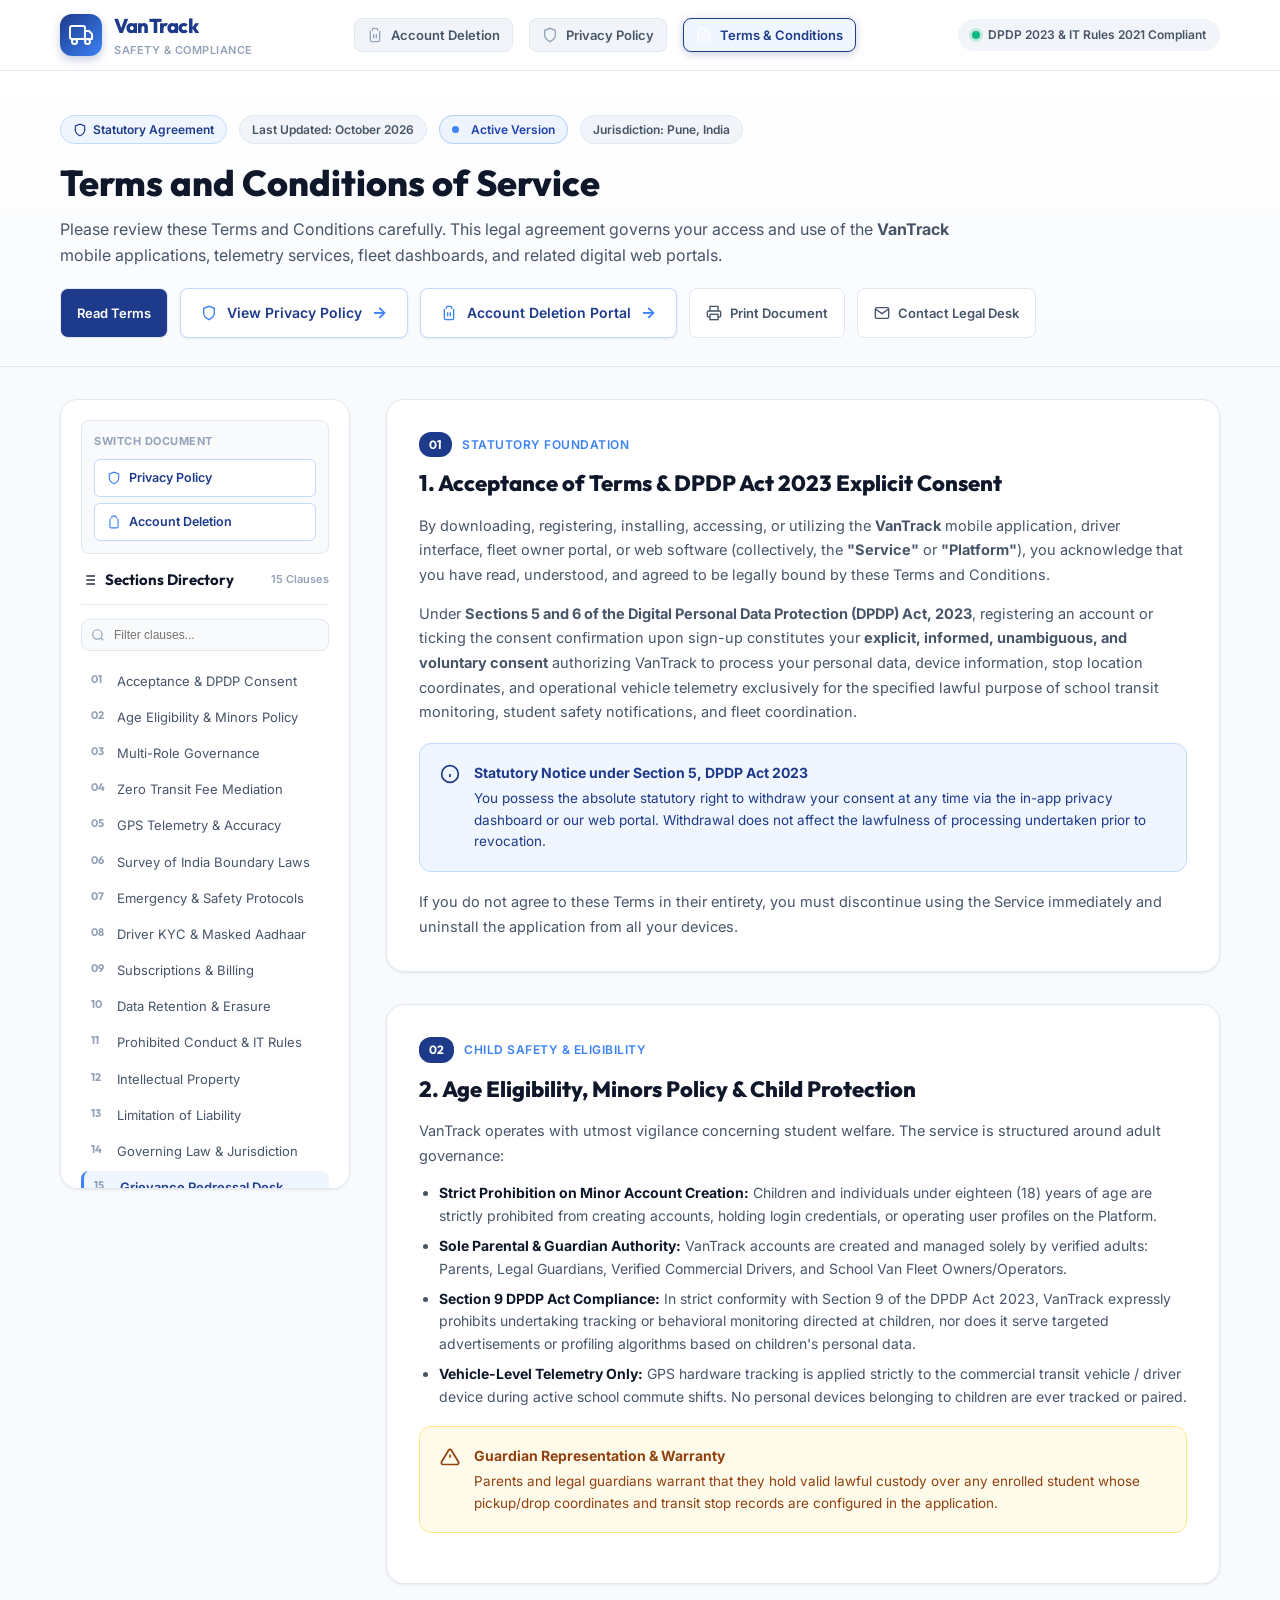
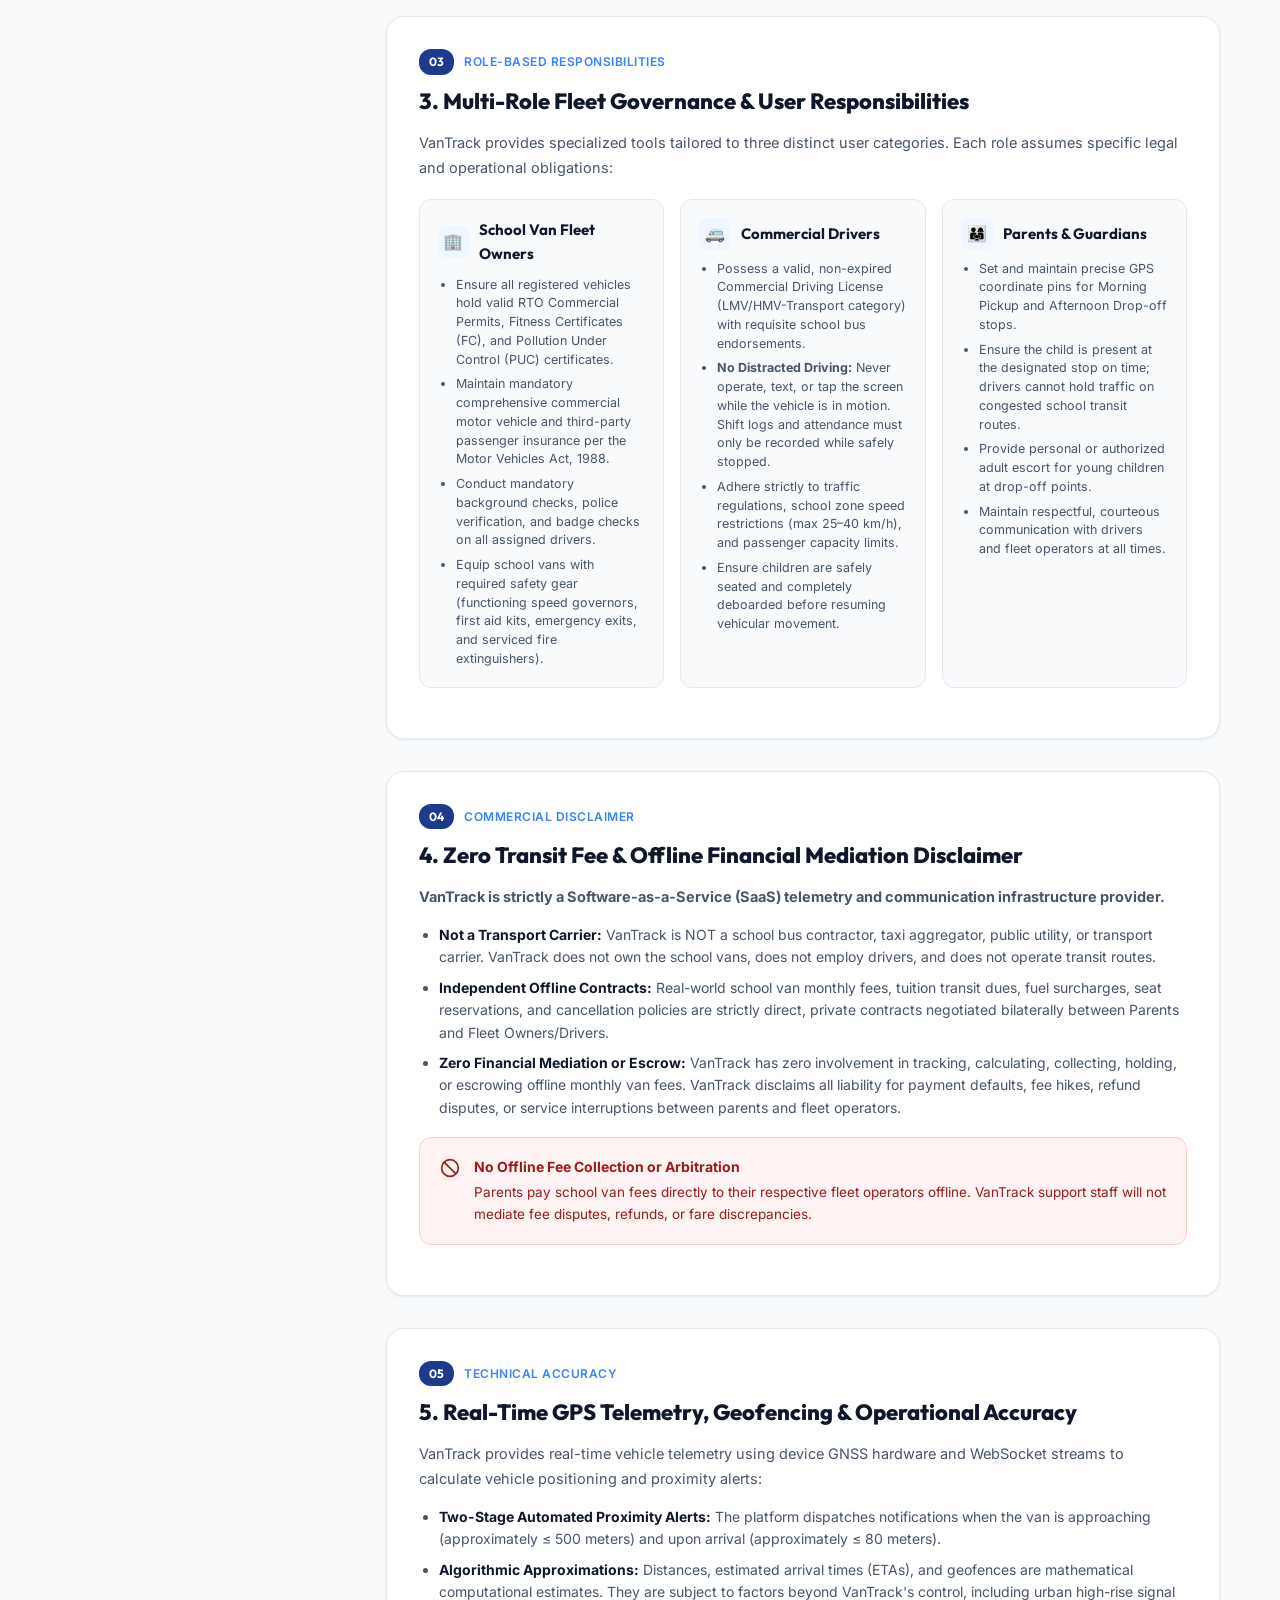
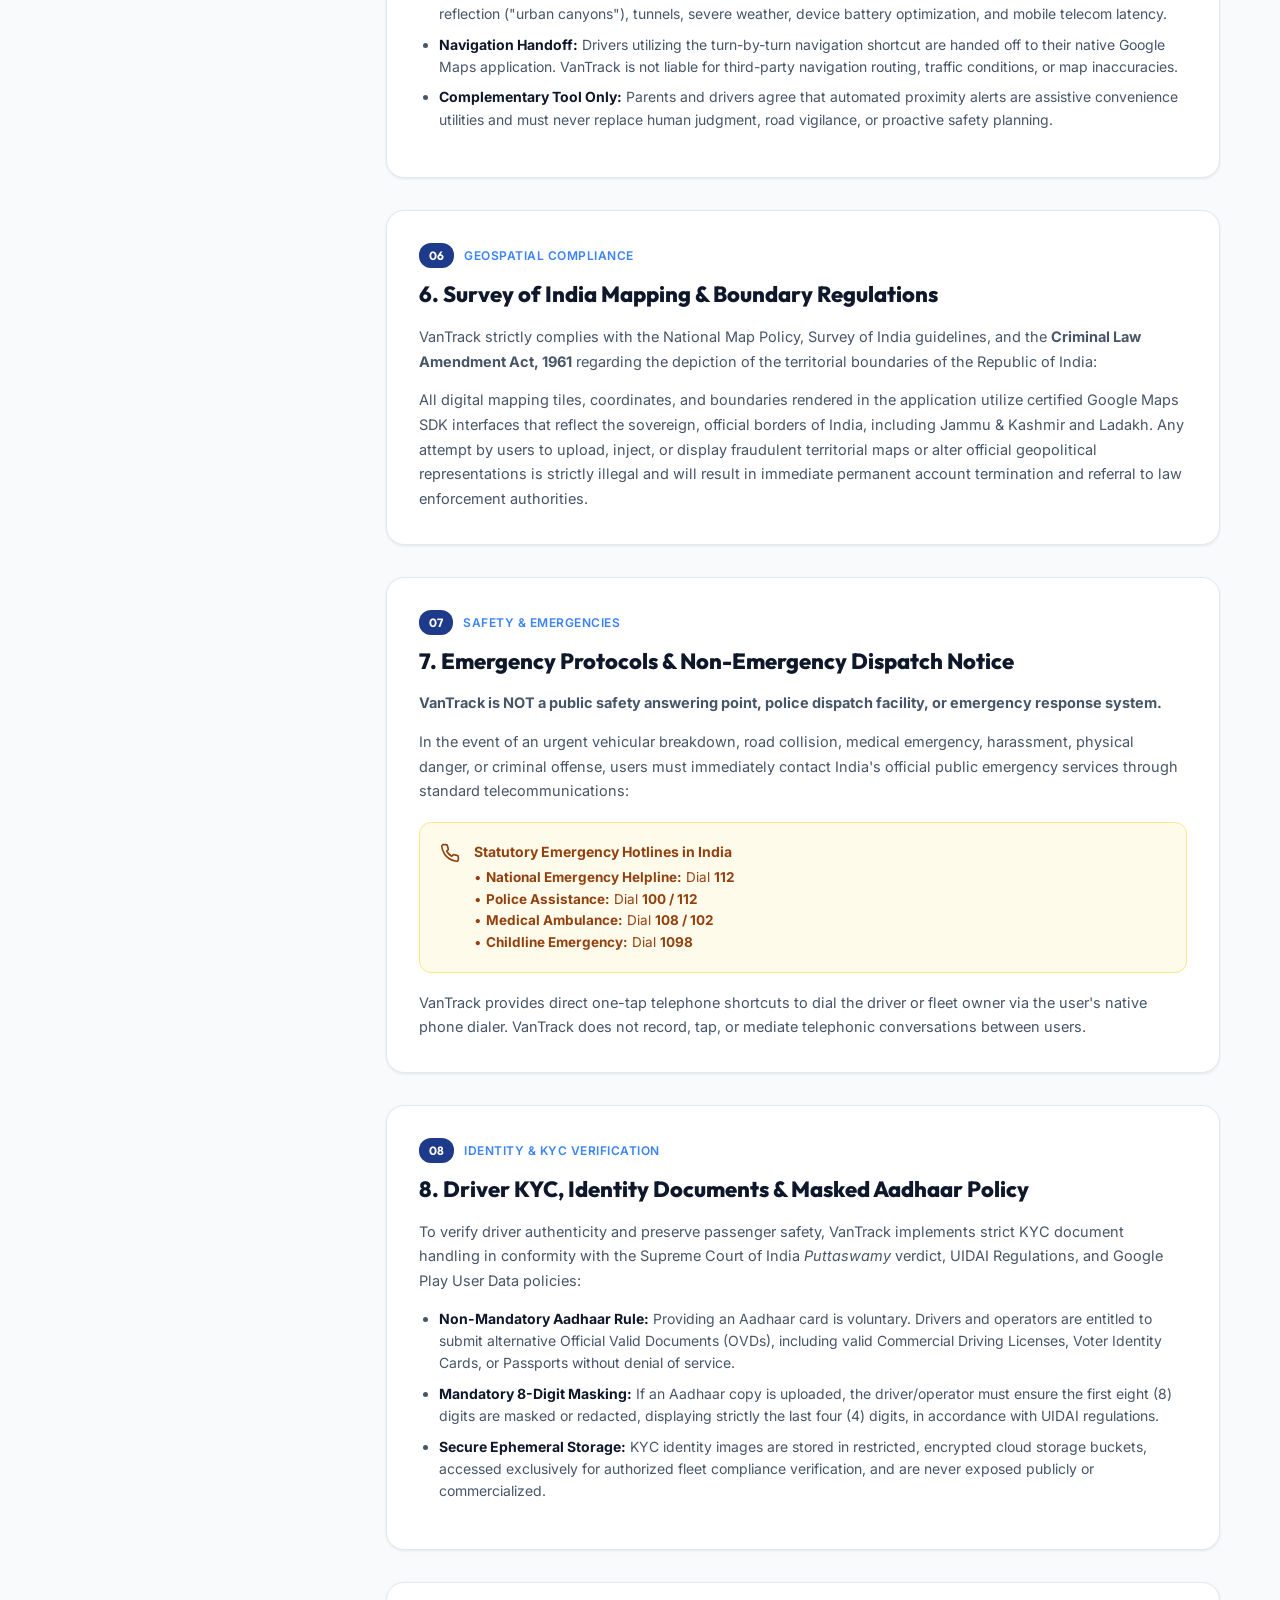
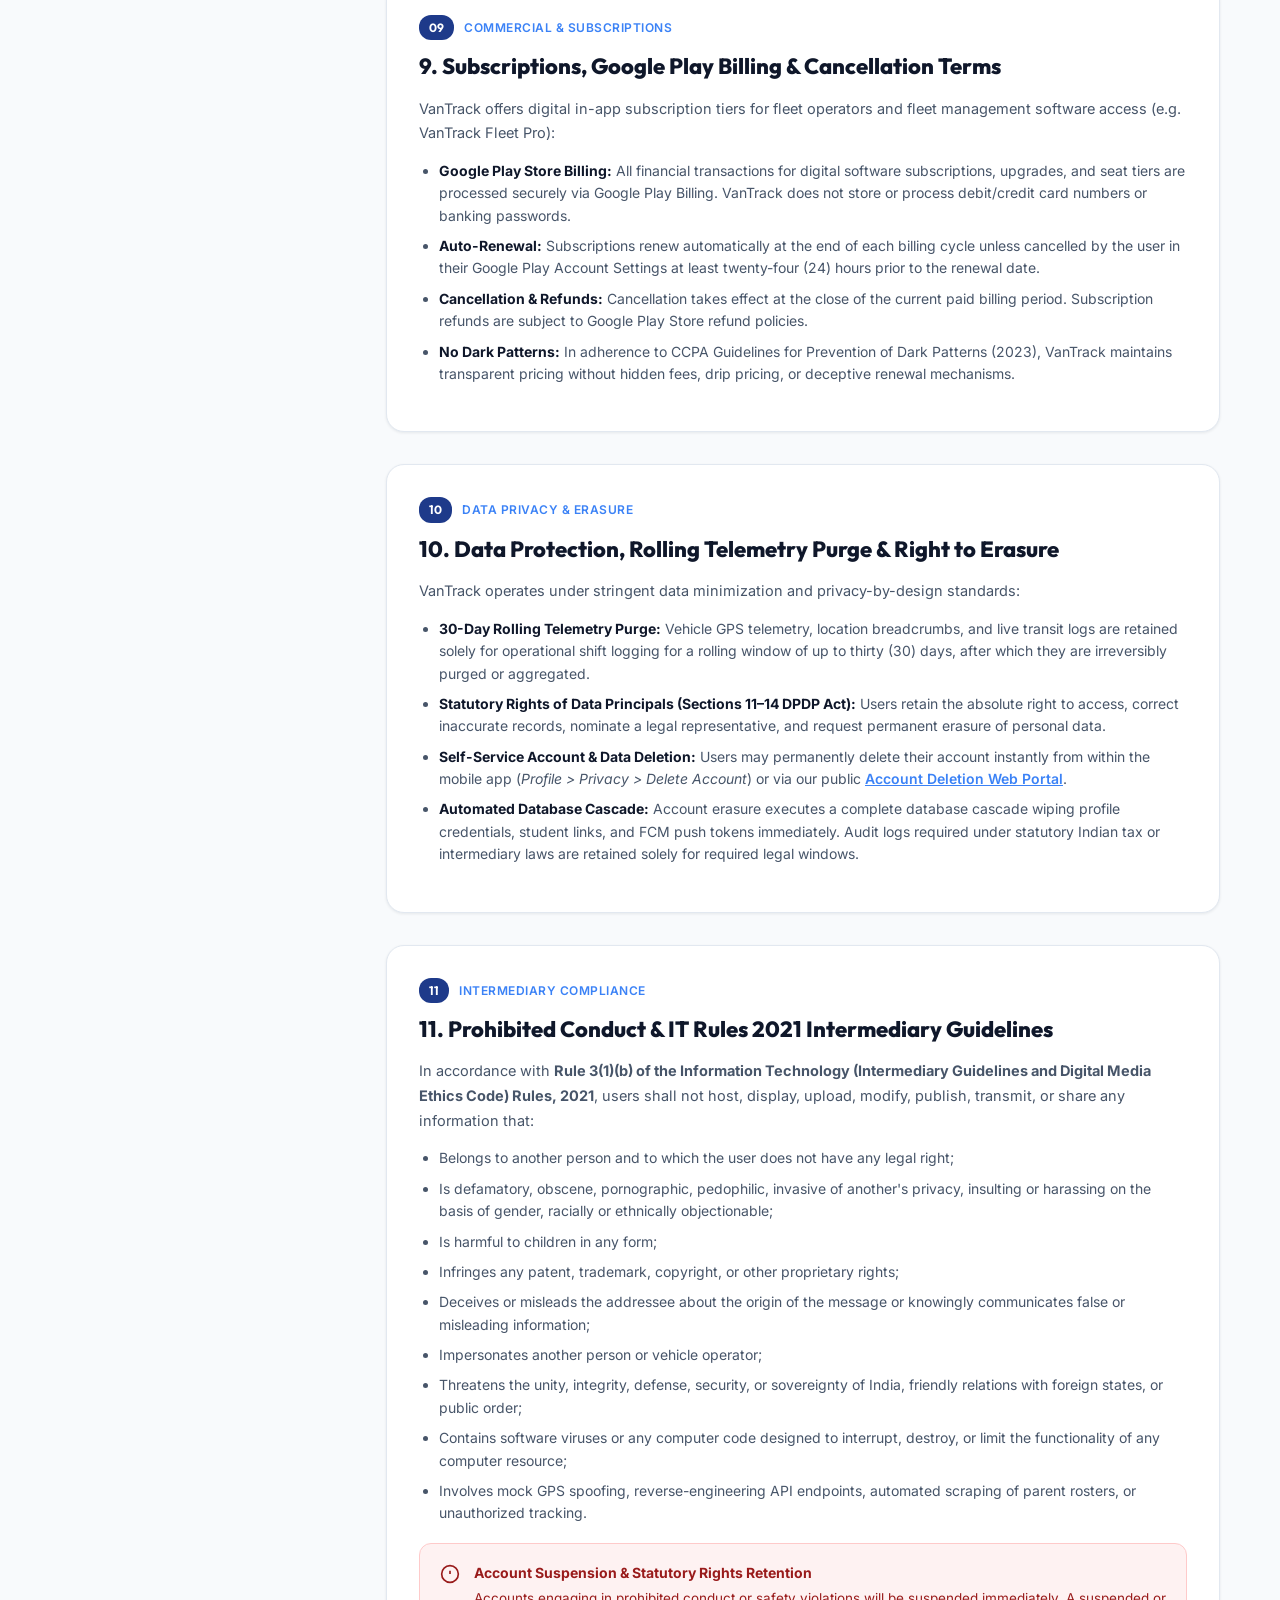
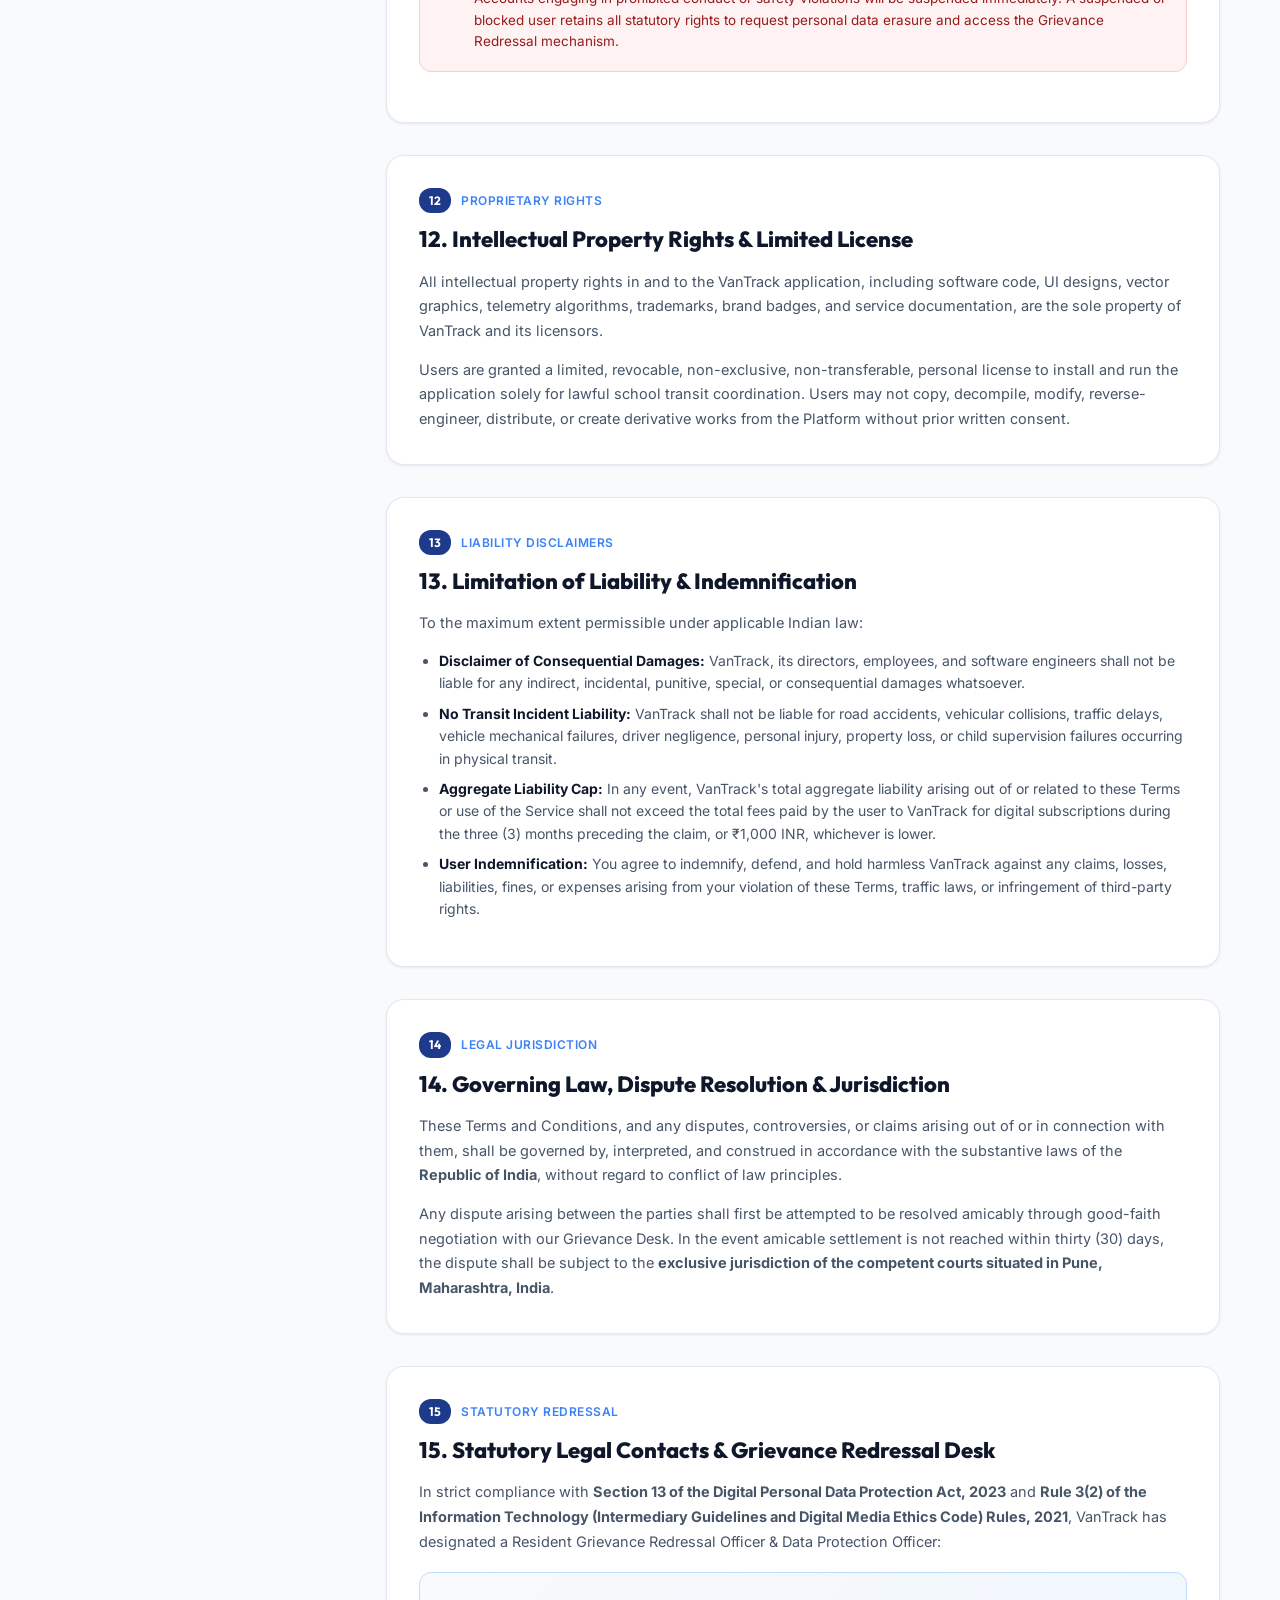
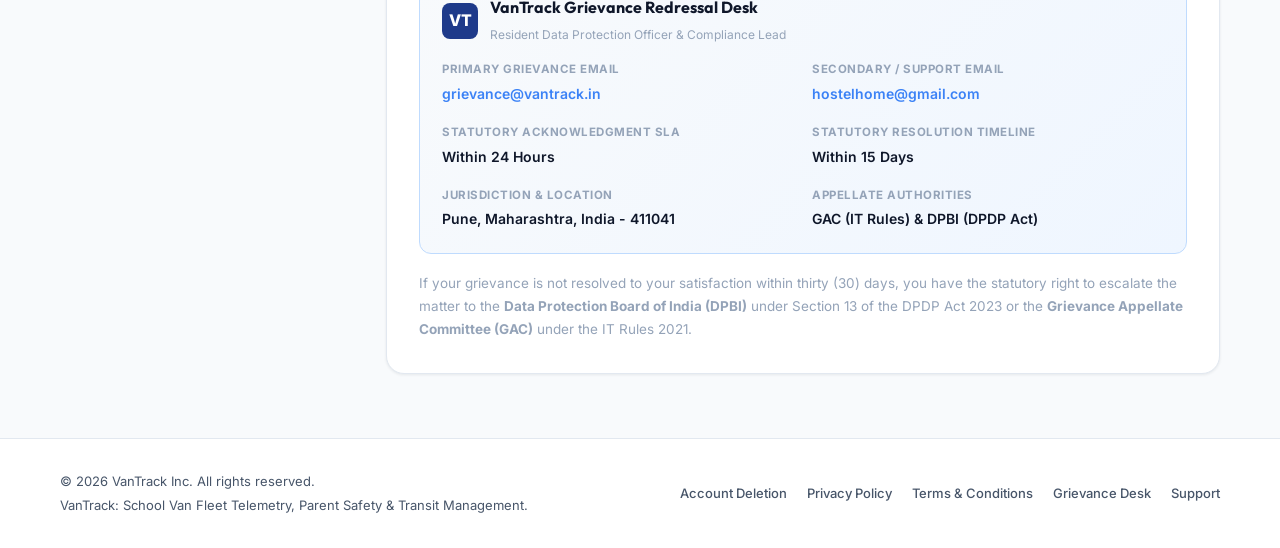
<file: terms_conditions.html>
<!DOCTYPE html>
<html lang="en">
<head>
  <meta charset="UTF-8">
  <meta name="viewport" content="width=device-width, initial-scale=1.0">
  <title>Terms & Conditions | VanTrack Official</title>
  <meta name="description" content="Official Terms & Conditions for VanTrack school van telemetry, fleet management, and parent safety platform. Compliant with India DPDP Act 2023 and IT Rules 2021.">
  <meta name="robots" content="index, follow">
  <link rel="canonical" href="https://vantrack.in/terms_conditions.html">

  <!-- Google Fonts: Outfit & Inter -->
  <link rel="preconnect" href="https://fonts.googleapis.com">
  <link rel="preconnect" href="https://fonts.gstatic.com" crossorigin>
  <link href="https://fonts.googleapis.com/css2?family=Inter:wght@400;500;600;700&family=Outfit:wght@500;600;700;800&display=swap" rel="stylesheet">

  <!-- Main Stylesheet -->
  <link rel="stylesheet" href="styles.css">
</head>
<body>
  <!-- Site Header -->
  <header class="site-header">
    <div class="container header-container">
      <a href="account_deletion.html" class="brand" style="text-decoration: none;">
        <div class="brand-icon">
          <svg viewBox="0 0 24 24" width="24" height="24" fill="none" stroke="currentColor" stroke-width="2" stroke-linecap="round" stroke-linejoin="round">
            <rect x="1" y="3" width="15" height="13" rx="2"></rect>
            <polygon points="16 8 20 8 23 11 23 16 16 16 16 8"></polygon>
            <circle cx="5.5" cy="18.5" r="2.5"></circle>
            <circle cx="18.5" cy="18.5" r="2.5"></circle>
          </svg>
        </div>
        <div class="brand-text">
          <span class="brand-title">VanTrack</span>
          <span class="brand-badge">Safety & Compliance</span>
        </div>
      </a>

      <nav class="header-nav" aria-label="Main Navigation">
        <a href="account_deletion.html" class="header-link">
          <svg viewBox="0 0 24 24" width="16" height="16" fill="none" stroke="currentColor" stroke-width="2">
            <path d="M19 6v14a2 2 0 0 1-2 2H7a2 2 0 0 1-2-2V6m3 0V4a2 2 0 0 1 2-2h4a2 2 0 0 1 2 2v2"></path>
            <line x1="10" y1="11" x2="10" y2="17"></line>
            <line x1="14" y1="11" x2="14" y2="17"></line>
          </svg>
          <span>Account Deletion</span>
        </a>
        <a href="privacy_policy.html" class="header-link">
          <svg viewBox="0 0 24 24" width="16" height="16" fill="none" stroke="currentColor" stroke-width="2">
            <path d="M12 22s8-4 8-10V5l-8-3-8 3v7c0 6 8 10 8 10z"></path>
          </svg>
          <span>Privacy Policy</span>
        </a>
        <a href="terms_conditions.html" class="header-link active">
          <svg viewBox="0 0 24 24" width="16" height="16" fill="none" stroke="currentColor" stroke-width="2">
            <path d="M14 2H6a2 2 0 0 0-2 2v16a2 2 0 0 0 2 2h12a2 2 0 0 0 2-2V8z"></path>
            <polyline points="14 2 14 8 20 8"></polyline>
            <line x1="16" y1="13" x2="8" y2="13"></line>
            <line x1="16" y1="17" x2="8" y2="17"></line>
            <polyline points="10 9 9 9 8 9"></polyline>
          </svg>
          <span>Terms &amp; Conditions</span>
        </a>
      </nav>

      <div class="header-status">
        <span class="status-indicator"></span>
        <span class="status-label">DPDP 2023 & IT Rules 2021 Compliant</span>
      </div>
    </div>
  </header>

  <!-- Legal Hero -->
  <section class="legal-hero">
    <div class="container">
      <div class="legal-meta-bar">
        <span class="meta-pill meta-pill-primary">
          <svg viewBox="0 0 24 24" width="14" height="14" fill="none" stroke="currentColor" stroke-width="2">
            <path d="M12 22s8-4 8-10V5l-8-3-8 3v7c0 6 8 10 8 10z"/>
          </svg>
          Statutory Agreement
        </span>
        <span class="meta-pill">Last Updated: October 2026</span>
        <span class="meta-pill meta-pill-accent sync-pending" id="doc-sync-pill" title="Checking Supabase Storage...">
          <span class="sync-dot"></span>
          <span id="doc-sync-text">Cloud Sync: Checking</span>
        </span>
        <span class="meta-pill">Jurisdiction: Pune, India</span>
      </div>

      <h1 class="hero-title" style="text-align: left; margin-bottom: 12px;">Terms and Conditions of Service</h1>
      <p class="hero-subtitle" style="text-align: left; margin: 0; max-width: 900px;">
        Please review these Terms and Conditions carefully. This legal agreement governs your access and use of the 
        <strong>VanTrack</strong> mobile applications, telemetry services, fleet dashboards, and related digital web portals.
      </p>

      <!-- Prominent Cross-Page Navigation Buttons -->
      <div class="legal-hero-actions">
        <a href="#sec-1" class="btn btn-primary btn-sm">Read Terms</a>

        <a href="privacy_policy.html" class="btn-policy-quick">
          <svg viewBox="0 0 24 24" width="16" height="16" fill="none" stroke="currentColor" stroke-width="2">
            <path d="M12 22s8-4 8-10V5l-8-3-8 3v7c0 6 8 10 8 10z"></path>
          </svg>
          <span>View Privacy Policy</span>
          <span class="quick-arrow">&rarr;</span>
        </a>

        <a href="account_deletion.html" class="btn-policy-quick">
          <svg viewBox="0 0 24 24" width="16" height="16" fill="none" stroke="currentColor" stroke-width="2">
            <path d="M19 6v14a2 2 0 0 1-2 2H7a2 2 0 0 1-2-2V6m3 0V4a2 2 0 0 1 2-2h4a2 2 0 0 1 2 2v2"></path>
            <line x1="10" y1="11" x2="10" y2="17"></line>
            <line x1="14" y1="11" x2="14" y2="17"></line>
          </svg>
          <span>Account Deletion Portal</span>
          <span class="quick-arrow">&rarr;</span>
        </a>

        <button type="button" class="btn btn-outline btn-sm" onclick="window.print()">
          <svg viewBox="0 0 24 24" width="16" height="16" fill="none" stroke="currentColor" stroke-width="2">
            <polyline points="6 9 6 2 18 2 18 9"></polyline>
            <path d="M6 18H4a2 2 0 0 1-2-2v-5a2 2 0 0 1 2-2h16a2 2 0 0 1 2 2v5a2 2 0 0 1-2 2h-2"></path>
            <rect x="6" y="14" width="12" height="8"></rect>
          </svg>
          Print Document
        </button>
        <a href="mailto:grievance@vantrack.in" class="btn btn-outline btn-sm">
          <svg viewBox="0 0 24 24" width="16" height="16" fill="none" stroke="currentColor" stroke-width="2">
            <path d="M4 4h16c1.1 0 2 .9 2 2v12c0 1.1-.9 2-2 2H4c-1.1 0-2-.9-2-2V6c0-1.1.9-2 2-2z"></path>
            <polyline points="22,6 12,13 2,6"></polyline>
          </svg>
          Contact Legal Desk
        </a>
      </div>
    </div>
  </section>

  <!-- Main Legal Container -->
  <main class="container">
    <div class="legal-layout">
      
      <!-- Sticky Sidebar: Table of Contents -->
      <aside class="toc-sidebar" aria-label="Table of Contents">
        <!-- Quick Cross-Page Switcher in Sidebar -->
        <div class="toc-quick-switch">
          <span class="toc-quick-label">Switch Document</span>
          <div class="toc-quick-buttons">
            <a href="privacy_policy.html" class="toc-quick-btn">
              <svg viewBox="0 0 24 24" width="14" height="14" fill="none" stroke="currentColor" stroke-width="2">
                <path d="M12 22s8-4 8-10V5l-8-3-8 3v7c0 6 8 10 8 10z"></path>
              </svg>
              <span>Privacy Policy</span>
            </a>
            <a href="account_deletion.html" class="toc-quick-btn">
              <svg viewBox="0 0 24 24" width="14" height="14" fill="none" stroke="currentColor" stroke-width="2">
                <path d="M19 6v14a2 2 0 0 1-2 2H7a2 2 0 0 1-2-2V6m3 0V4a2 2 0 0 1 2-2h4a2 2 0 0 1 2 2v2"></path>
              </svg>
              <span>Account Deletion</span>
            </a>
          </div>
        </div>

        <div class="toc-header">
          <span class="toc-title">
            <svg viewBox="0 0 24 24" width="16" height="16" fill="none" stroke="currentColor" stroke-width="2">
              <line x1="8" y1="6" x2="21" y2="6"></line>
              <line x1="8" y1="12" x2="21" y2="12"></line>
              <line x1="8" y1="18" x2="21" y2="18"></line>
              <line x1="3" y1="6" x2="3.01" y2="6"></line>
              <line x1="3" y1="12" x2="3.01" y2="12"></line>
              <line x1="3" y1="18" x2="3.01" y2="18"></line>
            </svg>
            Sections Directory
          </span>
          <span style="font-size: 11px; color: var(--text-muted); font-weight: 600;">15 Clauses</span>
        </div>

        <div class="toc-search">
          <svg viewBox="0 0 24 24" width="14" height="14" fill="none" stroke="currentColor" stroke-width="2">
            <circle cx="11" cy="11" r="8"></circle>
            <line x1="21" y1="21" x2="16.65" y2="16.65"></line>
          </svg>
          <input type="text" id="toc-filter" placeholder="Filter clauses..." aria-label="Filter clauses">
        </div>

        <nav>
          <ul class="toc-nav" id="toc-list">
            <li><a href="#sec-1" class="toc-link"><span class="toc-num">01</span><span>Acceptance & DPDP Consent</span></a></li>
            <li><a href="#sec-2" class="toc-link"><span class="toc-num">02</span><span>Age Eligibility & Minors Policy</span></a></li>
            <li><a href="#sec-3" class="toc-link"><span class="toc-num">03</span><span>Multi-Role Governance</span></a></li>
            <li><a href="#sec-4" class="toc-link"><span class="toc-num">04</span><span>Zero Transit Fee Mediation</span></a></li>
            <li><a href="#sec-5" class="toc-link"><span class="toc-num">05</span><span>GPS Telemetry & Accuracy</span></a></li>
            <li><a href="#sec-6" class="toc-link"><span class="toc-num">06</span><span>Survey of India Boundary Laws</span></a></li>
            <li><a href="#sec-7" class="toc-link"><span class="toc-num">07</span><span>Emergency & Safety Protocols</span></a></li>
            <li><a href="#sec-8" class="toc-link"><span class="toc-num">08</span><span>Driver KYC & Masked Aadhaar</span></a></li>
            <li><a href="#sec-9" class="toc-link"><span class="toc-num">09</span><span>Subscriptions & Billing</span></a></li>
            <li><a href="#sec-10" class="toc-link"><span class="toc-num">10</span><span>Data Retention & Erasure</span></a></li>
            <li><a href="#sec-11" class="toc-link"><span class="toc-num">11</span><span>Prohibited Conduct & IT Rules</span></a></li>
            <li><a href="#sec-12" class="toc-link"><span class="toc-num">12</span><span>Intellectual Property</span></a></li>
            <li><a href="#sec-13" class="toc-link"><span class="toc-num">13</span><span>Limitation of Liability</span></a></li>
            <li><a href="#sec-14" class="toc-link"><span class="toc-num">14</span><span>Governing Law & Jurisdiction</span></a></li>
            <li><a href="#sec-15" class="toc-link"><span class="toc-num">15</span><span>Grievance Redressal Desk</span></a></li>
          </ul>
        </nav>
      </aside>

      <!-- Main Legal Articles -->
      <div class="legal-content" id="legal-content-container">

        <!-- Clause 1 -->
        <article class="legal-section" id="sec-1">
          <div class="section-badge-row">
            <span class="section-num-badge">01</span>
            <span class="section-category">Statutory Foundation</span>
          </div>
          <h2 class="section-heading">1. Acceptance of Terms & DPDP Act 2023 Explicit Consent</h2>
          <p>
            By downloading, registering, installing, accessing, or utilizing the <strong>VanTrack</strong> mobile application, driver interface, fleet owner portal, or web software (collectively, the <strong>"Service"</strong> or <strong>"Platform"</strong>), you acknowledge that you have read, understood, and agreed to be legally bound by these Terms and Conditions.
          </p>
          <p>
            Under <strong>Sections 5 and 6 of the Digital Personal Data Protection (DPDP) Act, 2023</strong>, registering an account or ticking the consent confirmation upon sign-up constitutes your <strong>explicit, informed, unambiguous, and voluntary consent</strong> authorizing VanTrack to process your personal data, device information, stop location coordinates, and operational vehicle telemetry exclusively for the specified lawful purpose of school transit monitoring, student safety notifications, and fleet coordination.
          </p>
          <div class="callout callout-info">
            <div class="callout-icon">
              <svg viewBox="0 0 24 24" width="20" height="20" fill="none" stroke="currentColor" stroke-width="2">
                <circle cx="12" cy="12" r="10"></circle>
                <line x1="12" y1="16" x2="12" y2="12"></line>
                <line x1="12" y1="8" x2="12.01" y2="8"></line>
              </svg>
            </div>
            <div>
              <div class="callout-title">Statutory Notice under Section 5, DPDP Act 2023</div>
              <div>You possess the absolute statutory right to withdraw your consent at any time via the in-app privacy dashboard or our web portal. Withdrawal does not affect the lawfulness of processing undertaken prior to revocation.</div>
            </div>
          </div>
          <p>
            If you do not agree to these Terms in their entirety, you must discontinue using the Service immediately and uninstall the application from all your devices.
          </p>
        </article>

        <!-- Clause 2 -->
        <article class="legal-section" id="sec-2">
          <div class="section-badge-row">
            <span class="section-num-badge">02</span>
            <span class="section-category">Child Safety & Eligibility</span>
          </div>
          <h2 class="section-heading">2. Age Eligibility, Minors Policy & Child Protection</h2>
          <p>
            VanTrack operates with utmost vigilance concerning student welfare. The service is structured around adult governance:
          </p>
          <ul class="legal-list">
            <li><strong>Strict Prohibition on Minor Account Creation:</strong> Children and individuals under eighteen (18) years of age are strictly prohibited from creating accounts, holding login credentials, or operating user profiles on the Platform.</li>
            <li><strong>Sole Parental & Guardian Authority:</strong> VanTrack accounts are created and managed solely by verified adults: Parents, Legal Guardians, Verified Commercial Drivers, and School Van Fleet Owners/Operators.</li>
            <li><strong>Section 9 DPDP Act Compliance:</strong> In strict conformity with Section 9 of the DPDP Act 2023, VanTrack expressly prohibits undertaking tracking or behavioral monitoring directed at children, nor does it serve targeted advertisements or profiling algorithms based on children's personal data.</li>
            <li><strong>Vehicle-Level Telemetry Only:</strong> GPS hardware tracking is applied strictly to the commercial transit vehicle / driver device during active school commute shifts. No personal devices belonging to children are ever tracked or paired.</li>
          </ul>
          <div class="callout callout-warning">
            <div class="callout-icon">
              <svg viewBox="0 0 24 24" width="20" height="20" fill="none" stroke="currentColor" stroke-width="2">
                <path d="M10.29 3.86L1.82 18a2 2 0 0 0 1.71 3h16.94a2 2 0 0 0 1.71-3L13.71 3.86a2 2 0 0 0-3.42 0z"></path>
                <line x1="12" y1="9" x2="12" y2="13"></line>
                <line x1="12" y1="17" x2="12.01" y2="17"></line>
              </svg>
            </div>
            <div>
              <div class="callout-title">Guardian Representation & Warranty</div>
              <div>Parents and legal guardians warrant that they hold valid lawful custody over any enrolled student whose pickup/drop coordinates and transit stop records are configured in the application.</div>
            </div>
          </div>
        </article>

        <!-- Clause 3 -->
        <article class="legal-section" id="sec-3">
          <div class="section-badge-row">
            <span class="section-num-badge">03</span>
            <span class="section-category">Role-Based Responsibilities</span>
          </div>
          <h2 class="section-heading">3. Multi-Role Fleet Governance & User Responsibilities</h2>
          <p>
            VanTrack provides specialized tools tailored to three distinct user categories. Each role assumes specific legal and operational obligations:
          </p>

          <div class="role-cards-grid">
            <!-- Role 1: Fleet Owner -->
            <div class="role-card">
              <div class="role-card-header">
                <div class="role-icon">🏢</div>
                <div class="role-name">School Van Fleet Owners</div>
              </div>
              <ul>
                <li>Ensure all registered vehicles hold valid RTO Commercial Permits, Fitness Certificates (FC), and Pollution Under Control (PUC) certificates.</li>
                <li>Maintain mandatory comprehensive commercial motor vehicle and third-party passenger insurance per the Motor Vehicles Act, 1988.</li>
                <li>Conduct mandatory background checks, police verification, and badge checks on all assigned drivers.</li>
                <li>Equip school vans with required safety gear (functioning speed governors, first aid kits, emergency exits, and serviced fire extinguishers).</li>
              </ul>
            </div>

            <!-- Role 2: Drivers -->
            <div class="role-card">
              <div class="role-card-header">
                <div class="role-icon">🚐</div>
                <div class="role-name">Commercial Drivers</div>
              </div>
              <ul>
                <li>Possess a valid, non-expired Commercial Driving License (LMV/HMV-Transport category) with requisite school bus endorsements.</li>
                <li><strong>No Distracted Driving:</strong> Never operate, text, or tap the screen while the vehicle is in motion. Shift logs and attendance must only be recorded while safely stopped.</li>
                <li>Adhere strictly to traffic regulations, school zone speed restrictions (max 25–40 km/h), and passenger capacity limits.</li>
                <li>Ensure children are safely seated and completely deboarded before resuming vehicular movement.</li>
              </ul>
            </div>

            <!-- Role 3: Parents -->
            <div class="role-card">
              <div class="role-card-header">
                <div class="role-icon">👨‍👩‍👧</div>
                <div class="role-name">Parents & Guardians</div>
              </div>
              <ul>
                <li>Set and maintain precise GPS coordinate pins for Morning Pickup and Afternoon Drop-off stops.</li>
                <li>Ensure the child is present at the designated stop on time; drivers cannot hold traffic on congested school transit routes.</li>
                <li>Provide personal or authorized adult escort for young children at drop-off points.</li>
                <li>Maintain respectful, courteous communication with drivers and fleet operators at all times.</li>
              </ul>
            </div>
          </div>
        </article>

        <!-- Clause 4 -->
        <article class="legal-section" id="sec-4">
          <div class="section-badge-row">
            <span class="section-num-badge">04</span>
            <span class="section-category">Commercial Disclaimer</span>
          </div>
          <h2 class="section-heading">4. Zero Transit Fee & Offline Financial Mediation Disclaimer</h2>
          <p>
            <strong>VanTrack is strictly a Software-as-a-Service (SaaS) telemetry and communication infrastructure provider.</strong>
          </p>
          <ul class="legal-list">
            <li><strong>Not a Transport Carrier:</strong> VanTrack is NOT a school bus contractor, taxi aggregator, public utility, or transport carrier. VanTrack does not own the school vans, does not employ drivers, and does not operate transit routes.</li>
            <li><strong>Independent Offline Contracts:</strong> Real-world school van monthly fees, tuition transit dues, fuel surcharges, seat reservations, and cancellation policies are strictly direct, private contracts negotiated bilaterally between Parents and Fleet Owners/Drivers.</li>
            <li><strong>Zero Financial Mediation or Escrow:</strong> VanTrack has zero involvement in tracking, calculating, collecting, holding, or escrowing offline monthly van fees. VanTrack disclaims all liability for payment defaults, fee hikes, refund disputes, or service interruptions between parents and fleet operators.</li>
          </ul>
          <div class="callout callout-danger">
            <div class="callout-icon">
              <svg viewBox="0 0 24 24" width="20" height="20" fill="none" stroke="currentColor" stroke-width="2">
                <circle cx="12" cy="12" r="10"></circle>
                <line x1="4.93" y1="4.93" x2="19.07" y2="19.07"></line>
              </svg>
            </div>
            <div>
              <div class="callout-title">No Offline Fee Collection or Arbitration</div>
              <div>Parents pay school van fees directly to their respective fleet operators offline. VanTrack support staff will not mediate fee disputes, refunds, or fare discrepancies.</div>
            </div>
          </div>
        </article>

        <!-- Clause 5 -->
        <article class="legal-section" id="sec-5">
          <div class="section-badge-row">
            <span class="section-num-badge">05</span>
            <span class="section-category">Technical Accuracy</span>
          </div>
          <h2 class="section-heading">5. Real-Time GPS Telemetry, Geofencing & Operational Accuracy</h2>
          <p>
            VanTrack provides real-time vehicle telemetry using device GNSS hardware and WebSocket streams to calculate vehicle positioning and proximity alerts:
          </p>
          <ul class="legal-list">
            <li><strong>Two-Stage Automated Proximity Alerts:</strong> The platform dispatches notifications when the van is approaching (approximately ≤ 500 meters) and upon arrival (approximately ≤ 80 meters).</li>
            <li><strong>Algorithmic Approximations:</strong> Distances, estimated arrival times (ETAs), and geofences are mathematical computational estimates. They are subject to factors beyond VanTrack's control, including urban high-rise signal reflection ("urban canyons"), tunnels, severe weather, device battery optimization, and mobile telecom latency.</li>
            <li><strong>Navigation Handoff:</strong> Drivers utilizing the turn-by-turn navigation shortcut are handed off to their native Google Maps application. VanTrack is not liable for third-party navigation routing, traffic conditions, or map inaccuracies.</li>
            <li><strong>Complementary Tool Only:</strong> Parents and drivers agree that automated proximity alerts are assistive convenience utilities and must never replace human judgment, road vigilance, or proactive safety planning.</li>
          </ul>
        </article>

        <!-- Clause 6 -->
        <article class="legal-section" id="sec-6">
          <div class="section-badge-row">
            <span class="section-num-badge">06</span>
            <span class="section-category">Geospatial Compliance</span>
          </div>
          <h2 class="section-heading">6. Survey of India Mapping & Boundary Regulations</h2>
          <p>
            VanTrack strictly complies with the National Map Policy, Survey of India guidelines, and the <strong>Criminal Law Amendment Act, 1961</strong> regarding the depiction of the territorial boundaries of the Republic of India:
          </p>
          <p>
            All digital mapping tiles, coordinates, and boundaries rendered in the application utilize certified Google Maps SDK interfaces that reflect the sovereign, official borders of India, including Jammu & Kashmir and Ladakh. Any attempt by users to upload, inject, or display fraudulent territorial maps or alter official geopolitical representations is strictly illegal and will result in immediate permanent account termination and referral to law enforcement authorities.
          </p>
        </article>

        <!-- Clause 7 -->
        <article class="legal-section" id="sec-7">
          <div class="section-badge-row">
            <span class="section-num-badge">07</span>
            <span class="section-category">Safety & Emergencies</span>
          </div>
          <h2 class="section-heading">7. Emergency Protocols & Non-Emergency Dispatch Notice</h2>
          <p>
            <strong>VanTrack is NOT a public safety answering point, police dispatch facility, or emergency response system.</strong>
          </p>
          <p>
            In the event of an urgent vehicular breakdown, road collision, medical emergency, harassment, physical danger, or criminal offense, users must immediately contact India's official public emergency services through standard telecommunications:
          </p>
          <div class="callout callout-warning">
            <div class="callout-icon">
              <svg viewBox="0 0 24 24" width="20" height="20" fill="none" stroke="currentColor" stroke-width="2">
                <path d="M22 16.92v3a2 2 0 0 1-2.18 2 19.79 19.79 0 0 1-8.63-3.07 19.5 19.5 0 0 1-6-6 19.79 19.79 0 0 1-3.07-8.67A2 2 0 0 1 4.11 2h3a2 2 0 0 1 2 1.72 12.84 12.84 0 0 0 .7 2.81 2 2 0 0 1-.45 2.11L8.09 9.91a16 16 0 0 0 6 6l1.27-1.27a2 2 0 0 1 2.11-.45 12.84 12.84 0 0 0 2.81.7A2 2 0 0 1 22 16.92z"></path>
              </svg>
            </div>
            <div>
              <div class="callout-title">Statutory Emergency Hotlines in India</div>
              <div>
                • <strong>National Emergency Helpline:</strong> Dial <strong>112</strong><br>
                • <strong>Police Assistance:</strong> Dial <strong>100 / 112</strong><br>
                • <strong>Medical Ambulance:</strong> Dial <strong>108 / 102</strong><br>
                • <strong>Childline Emergency:</strong> Dial <strong>1098</strong>
              </div>
            </div>
          </div>
          <p>
            VanTrack provides direct one-tap telephone shortcuts to dial the driver or fleet owner via the user's native phone dialer. VanTrack does not record, tap, or mediate telephonic conversations between users.
          </p>
        </article>

        <!-- Clause 8 -->
        <article class="legal-section" id="sec-8">
          <div class="section-badge-row">
            <span class="section-num-badge">08</span>
            <span class="section-category">Identity & KYC Verification</span>
          </div>
          <h2 class="section-heading">8. Driver KYC, Identity Documents & Masked Aadhaar Policy</h2>
          <p>
            To verify driver authenticity and preserve passenger safety, VanTrack implements strict KYC document handling in conformity with the Supreme Court of India <em>Puttaswamy</em> verdict, UIDAI Regulations, and Google Play User Data policies:
          </p>
          <ul class="legal-list">
            <li><strong>Non-Mandatory Aadhaar Rule:</strong> Providing an Aadhaar card is voluntary. Drivers and operators are entitled to submit alternative Official Valid Documents (OVDs), including valid Commercial Driving Licenses, Voter Identity Cards, or Passports without denial of service.</li>
            <li><strong>Mandatory 8-Digit Masking:</strong> If an Aadhaar copy is uploaded, the driver/operator must ensure the first eight (8) digits are masked or redacted, displaying strictly the last four (4) digits, in accordance with UIDAI regulations.</li>
            <li><strong>Secure Ephemeral Storage:</strong> KYC identity images are stored in restricted, encrypted cloud storage buckets, accessed exclusively for authorized fleet compliance verification, and are never exposed publicly or commercialized.</li>
          </ul>
        </article>

        <!-- Clause 9 -->
        <article class="legal-section" id="sec-9">
          <div class="section-badge-row">
            <span class="section-num-badge">09</span>
            <span class="section-category">Commercial & Subscriptions</span>
          </div>
          <h2 class="section-heading">9. Subscriptions, Google Play Billing & Cancellation Terms</h2>
          <p>
            VanTrack offers digital in-app subscription tiers for fleet operators and fleet management software access (e.g. VanTrack Fleet Pro):
          </p>
          <ul class="legal-list">
            <li><strong>Google Play Store Billing:</strong> All financial transactions for digital software subscriptions, upgrades, and seat tiers are processed securely via Google Play Billing. VanTrack does not store or process debit/credit card numbers or banking passwords.</li>
            <li><strong>Auto-Renewal:</strong> Subscriptions renew automatically at the end of each billing cycle unless cancelled by the user in their Google Play Account Settings at least twenty-four (24) hours prior to the renewal date.</li>
            <li><strong>Cancellation & Refunds:</strong> Cancellation takes effect at the close of the current paid billing period. Subscription refunds are subject to Google Play Store refund policies.</li>
            <li><strong>No Dark Patterns:</strong> In adherence to CCPA Guidelines for Prevention of Dark Patterns (2023), VanTrack maintains transparent pricing without hidden fees, drip pricing, or deceptive renewal mechanisms.</li>
          </ul>
        </article>

        <!-- Clause 10 -->
        <article class="legal-section" id="sec-10">
          <div class="section-badge-row">
            <span class="section-num-badge">10</span>
            <span class="section-category">Data Privacy & Erasure</span>
          </div>
          <h2 class="section-heading">10. Data Protection, Rolling Telemetry Purge & Right to Erasure</h2>
          <p>
            VanTrack operates under stringent data minimization and privacy-by-design standards:
          </p>
          <ul class="legal-list">
            <li><strong>30-Day Rolling Telemetry Purge:</strong> Vehicle GPS telemetry, location breadcrumbs, and live transit logs are retained solely for operational shift logging for a rolling window of up to thirty (30) days, after which they are irreversibly purged or aggregated.</li>
            <li><strong>Statutory Rights of Data Principals (Sections 11–14 DPDP Act):</strong> Users retain the absolute right to access, correct inaccurate records, nominate a legal representative, and request permanent erasure of personal data.</li>
            <li><strong>Self-Service Account & Data Deletion:</strong> Users may permanently delete their account instantly from within the mobile app (<em>Profile &gt; Privacy &gt; Delete Account</em>) or via our public <a href="account_deletion.html" style="color: var(--primary-light); font-weight: 600;">Account Deletion Web Portal</a>.</li>
            <li><strong>Automated Database Cascade:</strong> Account erasure executes a complete database cascade wiping profile credentials, student links, and FCM push tokens immediately. Audit logs required under statutory Indian tax or intermediary laws are retained solely for required legal windows.</li>
          </ul>
        </article>

        <!-- Clause 11 -->
        <article class="legal-section" id="sec-11">
          <div class="section-badge-row">
            <span class="section-num-badge">11</span>
            <span class="section-category">Intermediary Compliance</span>
          </div>
          <h2 class="section-heading">11. Prohibited Conduct & IT Rules 2021 Intermediary Guidelines</h2>
          <p>
            In accordance with <strong>Rule 3(1)(b) of the Information Technology (Intermediary Guidelines and Digital Media Ethics Code) Rules, 2021</strong>, users shall not host, display, upload, modify, publish, transmit, or share any information that:
          </p>
          <ul class="legal-list">
            <li>Belongs to another person and to which the user does not have any legal right;</li>
            <li>Is defamatory, obscene, pornographic, pedophilic, invasive of another's privacy, insulting or harassing on the basis of gender, racially or ethnically objectionable;</li>
            <li>Is harmful to children in any form;</li>
            <li>Infringes any patent, trademark, copyright, or other proprietary rights;</li>
            <li>Deceives or misleads the addressee about the origin of the message or knowingly communicates false or misleading information;</li>
            <li>Impersonates another person or vehicle operator;</li>
            <li>Threatens the unity, integrity, defense, security, or sovereignty of India, friendly relations with foreign states, or public order;</li>
            <li>Contains software viruses or any computer code designed to interrupt, destroy, or limit the functionality of any computer resource;</li>
            <li>Involves mock GPS spoofing, reverse-engineering API endpoints, automated scraping of parent rosters, or unauthorized tracking.</li>
          </ul>
          <div class="callout callout-danger">
            <div class="callout-icon">
              <svg viewBox="0 0 24 24" width="20" height="20" fill="none" stroke="currentColor" stroke-width="2">
                <circle cx="12" cy="12" r="10"></circle>
                <line x1="12" y1="8" x2="12" y2="12"></line>
                <line x1="12" y1="16" x2="12.01" y2="16"></line>
              </svg>
            </div>
            <div>
              <div class="callout-title">Account Suspension & Statutory Rights Retention</div>
              <div>Accounts engaging in prohibited conduct or safety violations will be suspended immediately. A suspended or blocked user retains all statutory rights to request personal data erasure and access the Grievance Redressal mechanism.</div>
            </div>
          </div>
        </article>

        <!-- Clause 12 -->
        <article class="legal-section" id="sec-12">
          <div class="section-badge-row">
            <span class="section-num-badge">12</span>
            <span class="section-category">Proprietary Rights</span>
          </div>
          <h2 class="section-heading">12. Intellectual Property Rights & Limited License</h2>
          <p>
            All intellectual property rights in and to the VanTrack application, including software code, UI designs, vector graphics, telemetry algorithms, trademarks, brand badges, and service documentation, are the sole property of VanTrack and its licensors.
          </p>
          <p>
            Users are granted a limited, revocable, non-exclusive, non-transferable, personal license to install and run the application solely for lawful school transit coordination. Users may not copy, decompile, modify, reverse-engineer, distribute, or create derivative works from the Platform without prior written consent.
          </p>
        </article>

        <!-- Clause 13 -->
        <article class="legal-section" id="sec-13">
          <div class="section-badge-row">
            <span class="section-num-badge">13</span>
            <span class="section-category">Liability Disclaimers</span>
          </div>
          <h2 class="section-heading">13. Limitation of Liability & Indemnification</h2>
          <p>
            To the maximum extent permissible under applicable Indian law:
          </p>
          <ul class="legal-list">
            <li><strong>Disclaimer of Consequential Damages:</strong> VanTrack, its directors, employees, and software engineers shall not be liable for any indirect, incidental, punitive, special, or consequential damages whatsoever.</li>
            <li><strong>No Transit Incident Liability:</strong> VanTrack shall not be liable for road accidents, vehicular collisions, traffic delays, vehicle mechanical failures, driver negligence, personal injury, property loss, or child supervision failures occurring in physical transit.</li>
            <li><strong>Aggregate Liability Cap:</strong> In any event, VanTrack's total aggregate liability arising out of or related to these Terms or use of the Service shall not exceed the total fees paid by the user to VanTrack for digital subscriptions during the three (3) months preceding the claim, or ₹1,000 INR, whichever is lower.</li>
            <li><strong>User Indemnification:</strong> You agree to indemnify, defend, and hold harmless VanTrack against any claims, losses, liabilities, fines, or expenses arising from your violation of these Terms, traffic laws, or infringement of third-party rights.</li>
          </ul>
        </article>

        <!-- Clause 14 -->
        <article class="legal-section" id="sec-14">
          <div class="section-badge-row">
            <span class="section-num-badge">14</span>
            <span class="section-category">Legal Jurisdiction</span>
          </div>
          <h2 class="section-heading">14. Governing Law, Dispute Resolution & Jurisdiction</h2>
          <p>
            These Terms and Conditions, and any disputes, controversies, or claims arising out of or in connection with them, shall be governed by, interpreted, and construed in accordance with the substantive laws of the <strong>Republic of India</strong>, without regard to conflict of law principles.
          </p>
          <p>
            Any dispute arising between the parties shall first be attempted to be resolved amicably through good-faith negotiation with our Grievance Desk. In the event amicable settlement is not reached within thirty (30) days, the dispute shall be subject to the <strong>exclusive jurisdiction of the competent courts situated in Pune, Maharashtra, India</strong>.
          </p>
        </article>

        <!-- Clause 15 -->
        <article class="legal-section" id="sec-15">
          <div class="section-badge-row">
            <span class="section-num-badge">15</span>
            <span class="section-category">Statutory Redressal</span>
          </div>
          <h2 class="section-heading">15. Statutory Legal Contacts & Grievance Redressal Desk</h2>
          <p>
            In strict compliance with <strong>Section 13 of the Digital Personal Data Protection Act, 2023</strong> and <strong>Rule 3(2) of the Information Technology (Intermediary Guidelines and Digital Media Ethics Code) Rules, 2021</strong>, VanTrack has designated a Resident Grievance Redressal Officer & Data Protection Officer:
          </p>

          <div class="officer-card">
            <div style="display: flex; align-items: center; gap: 12px; margin-bottom: 8px;">
              <div style="background: #1E3A8A; color: #FFF; width: 36px; height: 36px; border-radius: 8px; display: flex; align-items: center; justify-content: center; font-weight: 800;">
                VT
              </div>
              <div>
                <h3 style="font-family: var(--font-heading); font-size: 16px; font-weight: 700; color: var(--text-primary); margin: 0;">VanTrack Grievance Redressal Desk</h3>
                <span style="font-size: 12px; color: var(--text-muted);">Resident Data Protection Officer & Compliance Lead</span>
              </div>
            </div>

            <div class="officer-grid">
              <div class="officer-item">
                <span class="officer-label">Primary Grievance Email</span>
                <span class="officer-value"><a href="mailto:grievance@vantrack.in">grievance@vantrack.in</a></span>
              </div>
              <div class="officer-item">
                <span class="officer-label">Secondary / Support Email</span>
                <span class="officer-value"><a href="mailto:hostelhome@gmail.com">hostelhome@gmail.com</a></span>
              </div>
              <div class="officer-item">
                <span class="officer-label">Statutory Acknowledgment SLA</span>
                <span class="officer-value">Within 24 Hours</span>
              </div>
              <div class="officer-item">
                <span class="officer-label">Statutory Resolution Timeline</span>
                <span class="officer-value">Within 15 Days</span>
              </div>
              <div class="officer-item">
                <span class="officer-label">Jurisdiction & Location</span>
                <span class="officer-value">Pune, Maharashtra, India - 411041</span>
              </div>
              <div class="officer-item">
                <span class="officer-label">Appellate Authorities</span>
                <span class="officer-value">GAC (IT Rules) & DPBI (DPDP Act)</span>
              </div>
            </div>
          </div>

          <p style="margin-top: 18px; font-size: 13.5px; color: var(--text-muted);">
            If your grievance is not resolved to your satisfaction within thirty (30) days, you have the statutory right to escalate the matter to the <strong>Data Protection Board of India (DPBI)</strong> under Section 13 of the DPDP Act 2023 or the <strong>Grievance Appellate Committee (GAC)</strong> under the IT Rules 2021.
          </p>
        </article>

      </div>
    </div>
  </main>

  <!-- Floating Back to Top Button -->
  <button type="button" class="back-to-top-btn" id="back-to-top" aria-label="Back to top">
    <svg viewBox="0 0 24 24" width="20" height="20" fill="none" stroke="currentColor" stroke-width="2.5">
      <polyline points="18 15 12 9 6 15"></polyline>
    </svg>
  </button>

  <!-- Site Footer -->
  <footer class="site-footer">
    <div class="container footer-container">
      <div class="footer-left">
        <p>&copy; 2026 VanTrack Inc. All rights reserved.</p>
        <p class="footer-note">VanTrack: School Van Fleet Telemetry, Parent Safety & Transit Management.</p>
      </div>
      <div class="footer-links">
        <a href="account_deletion.html">Account Deletion</a>
        <a href="privacy_policy.html">Privacy Policy</a>
        <a href="terms_conditions.html">Terms & Conditions</a>
        <a href="mailto:grievance@vantrack.in">Grievance Desk</a>
        <a href="mailto:hostelhome@gmail.com">Support</a>
      </div>
    </div>
  </footer>

  <!-- Dynamic Supabase Storage Policy Loader -->
  <script src="policy-loader.js"></script>
  <script>
    VanTrackPolicyLoader.init({
      fileName: 'terms-conditions.html',
      contentContainerId: 'legal-content-container',
      tocListId: 'toc-list',
      tocFilterId: 'toc-filter',
      syncPillId: 'doc-sync-pill',
      syncTextId: 'doc-sync-text'
    });
  </script>
</body>
</html>
</file>
<file: styles.css>
/* ==============================================================================
   VanTrack Account Deletion & Data Erasure Portal Stylesheet
   Mobile-Optimized & Responsive Clean Design System
   ============================================================================== */

:root {
  --primary: #1E3A8A;
  --primary-light: #3B82F6;
  --accent: #F59E0B;
  --bg-main: #F8FAFC;
  --bg-surface: #FFFFFF;
  --text-primary: #0F172A;
  --text-secondary: #475569;
  --text-muted: #94A3B8;
  --border-light: #E2E8F0;
  --danger: #DC2626;
  --danger-hover: #B91C1C;
  --danger-bg: #FEF2F2;
  --danger-border: #FECACA;
  --success: #10B981;
  --success-bg: #ECFDF5;
  --shadow-sm: 0 1px 3px rgba(15, 23, 42, 0.08);
  --shadow-md: 0 4px 12px rgba(15, 23, 42, 0.08);
  --shadow-lg: 0 10px 25px rgba(15, 23, 42, 0.1);
  --radius-sm: 8px;
  --radius-md: 12px;
  --radius-lg: 18px;
  --font-heading: 'Outfit', sans-serif;
  --font-body: 'Inter', -apple-system, BlinkMacSystemFont, 'Segoe UI', Roboto, sans-serif;
}

* {
  box-sizing: border-box;
  margin: 0;
  padding: 0;
}

body {
  font-family: var(--font-body);
  background-color: var(--bg-main);
  color: var(--text-primary);
  line-height: 1.6;
  -webkit-font-smoothing: antialiased;
}

/* Containers */
.container {
  width: 100%;
  max-width: 1200px;
  margin: 0 auto;
  padding: 0 20px;
}

/* Header */
.site-header {
  background: #FFFFFF;
  border-bottom: 1px solid var(--border-light);
  position: sticky;
  top: 0;
  z-index: 50;
  backdrop-filter: blur(8px);
}

.header-container {
  display: flex;
  align-items: center;
  justify-content: space-between;
  height: 70px;
}

.brand {
  display: flex;
  align-items: center;
  gap: 12px;
}

.brand-icon {
  background: linear-gradient(135deg, var(--primary), var(--primary-light));
  color: #FFFFFF;
  width: 42px;
  height: 42px;
  border-radius: var(--radius-md);
  display: flex;
  align-items: center;
  justify-content: center;
  box-shadow: 0 4px 10px rgba(30, 58, 138, 0.25);
}

.brand-text {
  display: flex;
  flex-direction: column;
}

.brand-title {
  font-family: var(--font-heading);
  font-size: 20px;
  font-weight: 800;
  color: var(--primary);
  letter-spacing: -0.5px;
}

.brand-badge {
  font-size: 11px;
  font-weight: 600;
  text-transform: uppercase;
  letter-spacing: 0.5px;
  color: var(--text-muted);
}

.header-status {
  display: flex;
  align-items: center;
  gap: 8px;
  background: #F1F5F9;
  padding: 6px 14px;
  border-radius: 30px;
}

.status-indicator {
  width: 8px;
  height: 8px;
  border-radius: 50%;
  background-color: var(--success);
  box-shadow: 0 0 0 3px rgba(16, 185, 129, 0.2);
}

.status-label {
  font-size: 12px;
  font-weight: 600;
  color: var(--text-secondary);
}

/* Header Navigation Buttons */
.header-nav {
  display: flex;
  align-items: center;
  gap: 8px;
}

.header-link {
  display: inline-flex;
  align-items: center;
  gap: 8px;
  padding: 8px 16px;
  font-size: 13px;
  font-weight: 600;
  color: var(--text-secondary);
  background: #F1F5F9;
  border: 1px solid var(--border-light);
  border-radius: 30px;
  text-decoration: none;
  transition: all 0.2s cubic-bezier(0.16, 1, 0.3, 1);
  white-space: nowrap;
}

.header-link svg {
  flex-shrink: 0;
  color: var(--text-muted);
  transition: color 0.2s ease;
}

.header-link:hover {
  background: #E2E8F0;
  color: var(--primary);
  border-color: #CBD5E1;
  transform: translateY(-1px);
}

.header-link:hover svg {
  color: var(--primary);
}

.header-link.active {
  background: var(--primary);
  color: #FFFFFF;
  border-color: var(--primary);
  box-shadow: 0 2px 8px rgba(30, 58, 138, 0.25);
}

.header-link.active svg {
  color: #FFFFFF;
}

/* Prominent Quick-Switch Action Buttons (Visible across all pages) */
.page-quick-nav {
  margin-top: 24px;
  display: flex;
  flex-direction: column;
  align-items: center;
  gap: 12px;
  width: 100%;
}

.quick-nav-label {
  font-size: 12px;
  font-weight: 700;
  text-transform: uppercase;
  letter-spacing: 0.6px;
  color: var(--text-muted);
  display: flex;
  align-items: center;
  gap: 6px;
}

.quick-nav-buttons {
  display: flex;
  flex-wrap: wrap;
  gap: 12px;
  justify-content: center;
  width: 100%;
}

.btn-policy-quick {
  display: inline-flex;
  align-items: center;
  gap: 10px;
  padding: 11px 20px;
  font-size: 14px;
  font-weight: 600;
  color: var(--primary);
  background: #FFFFFF;
  border: 1.5px solid #BFDBFE;
  border-radius: var(--radius-sm);
  text-decoration: none;
  box-shadow: var(--shadow-sm);
  transition: all 0.2s cubic-bezier(0.16, 1, 0.3, 1);
  min-height: 44px;
}

.btn-policy-quick svg {
  color: var(--primary-light);
  flex-shrink: 0;
  transition: transform 0.2s ease;
}

.btn-policy-quick .quick-arrow {
  color: var(--primary-light);
  font-size: 16px;
  font-weight: 700;
  transition: transform 0.2s ease;
}

.btn-policy-quick:hover {
  background: var(--primary);
  color: #FFFFFF;
  border-color: var(--primary);
  transform: translateY(-2px);
  box-shadow: 0 6px 16px rgba(30, 58, 138, 0.2);
}

.btn-policy-quick:hover svg {
  color: #FFFFFF;
  transform: scale(1.1);
}

.btn-policy-quick:hover .quick-arrow {
  color: #FFFFFF;
  transform: translateX(3px);
}

/* Sidebar Quick Switcher for Legal Pages */
.toc-quick-switch {
  background: #F8FAFC;
  border: 1px solid var(--border-light);
  border-radius: var(--radius-sm);
  padding: 12px;
  margin-bottom: 14px;
}

.toc-quick-label {
  display: block;
  font-size: 11px;
  font-weight: 700;
  text-transform: uppercase;
  color: var(--text-muted);
  margin-bottom: 8px;
  letter-spacing: 0.5px;
}

.toc-quick-buttons {
  display: flex;
  flex-direction: column;
  gap: 6px;
}

.toc-quick-btn {
  display: flex;
  align-items: center;
  gap: 8px;
  padding: 8px 12px;
  font-size: 12.5px;
  font-weight: 600;
  color: var(--primary);
  background: #FFFFFF;
  border: 1px solid #BFDBFE;
  border-radius: 6px;
  text-decoration: none;
  transition: all 0.15s ease;
}

.toc-quick-btn svg {
  color: var(--primary-light);
  flex-shrink: 0;
}

.toc-quick-btn:hover {
  background: var(--primary);
  color: #FFFFFF;
  border-color: var(--primary);
}

.toc-quick-btn:hover svg {
  color: #FFFFFF;
}

/* Hero Section */
.hero-section {
  padding: 48px 0 32px 0;
  text-align: center;
  background: linear-gradient(180deg, #FFFFFF 0%, var(--bg-main) 100%);
}

.hero-tag {
  display: inline-block;
  background-color: var(--danger-bg);
  color: var(--danger);
  border: 1px solid var(--danger-border);
  font-size: 12px;
  font-weight: 700;
  text-transform: uppercase;
  letter-spacing: 0.5px;
  padding: 4px 14px;
  border-radius: 20px;
  margin-bottom: 16px;
}

.hero-title {
  font-family: var(--font-heading);
  font-size: 36px;
  font-weight: 800;
  color: var(--text-primary);
  line-height: 1.25;
  margin-bottom: 16px;
}

.hero-subtitle {
  max-width: 780px;
  margin: 0 auto;
  font-size: 16px;
  color: var(--text-secondary);
  line-height: 1.6;
}

/* Main Grid Layout */
.main-content-grid {
  display: grid;
  grid-template-columns: 1fr 1fr;
  gap: 32px;
  margin: 24px auto 64px auto;
  align-items: start;
}

.info-column,
.form-column {
  display: flex;
  flex-direction: column;
  gap: 28px;
}

/* Card Styling */
.card {
  background: var(--bg-surface);
  border: 1px solid var(--border-light);
  border-radius: var(--radius-lg);
  padding: 30px;
  box-shadow: var(--shadow-sm);
  transition: transform 0.2s ease, box-shadow 0.2s ease;
}

.card:hover {
  box-shadow: var(--shadow-md);
}

.highlight-card {
  border-top: 4px solid var(--primary-light);
}

.card-header {
  display: flex;
  align-items: center;
  gap: 16px;
  margin-bottom: 14px;
}

.card-icon {
  width: 46px;
  height: 46px;
  border-radius: var(--radius-md);
  display: flex;
  align-items: center;
  justify-content: center;
  flex-shrink: 0;
}

.in-app-icon {
  background: #EFF6FF;
  color: var(--primary-light);
}

.web-icon {
  background: var(--danger-bg);
  color: var(--danger);
}

.step-badge {
  font-size: 11px;
  font-weight: 700;
  text-transform: uppercase;
  color: var(--primary-light);
  letter-spacing: 0.5px;
}

.card-title {
  font-family: var(--font-heading);
  font-size: 20px;
  font-weight: 700;
  color: var(--text-primary);
  line-height: 1.3;
}

.card-description {
  font-size: 14px;
  color: var(--text-secondary);
  margin-bottom: 20px;
}

/* Tabs */
.tabs-nav {
  display: flex;
  background: #F1F5F9;
  border-radius: var(--radius-md);
  padding: 4px;
  gap: 4px;
  margin-bottom: 18px;
}

.tab-btn {
  flex: 1;
  border: none;
  background: transparent;
  padding: 8px 12px;
  font-size: 13px;
  font-weight: 600;
  color: var(--text-secondary);
  border-radius: var(--radius-sm);
  cursor: pointer;
  transition: all 0.2s ease;
}

.tab-btn.active {
  background: #FFFFFF;
  color: var(--primary);
  box-shadow: var(--shadow-sm);
}

/* Step List */
.guide-content {
  display: none;
}

.guide-content.active {
  display: block;
}

.step-list {
  padding-left: 20px;
  font-size: 14px;
  color: var(--text-secondary);
}

.step-list li {
  margin-bottom: 12px;
  line-height: 1.5;
}

.step-list li strong {
  color: var(--text-primary);
}

/* Table */
.table-wrapper {
  overflow-x: auto;
  margin-bottom: 18px;
}

.data-table {
  width: 100%;
  border-collapse: collapse;
  font-size: 13px;
}

.data-table th,
.data-table td {
  padding: 12px 14px;
  text-align: left;
  border-bottom: 1px solid var(--border-light);
}

.data-table th {
  background: #F8FAFC;
  color: var(--text-secondary);
  font-weight: 600;
  font-size: 12px;
  text-transform: uppercase;
}

.badge {
  display: inline-block;
  padding: 3px 8px;
  border-radius: 6px;
  font-size: 11px;
  font-weight: 700;
  letter-spacing: 0.2px;
}

.badge-purge {
  background: var(--danger-bg);
  color: var(--danger);
  border: 1px solid var(--danger-border);
}

/* Alert Box */
.alert-box {
  display: flex;
  align-items: flex-start;
  gap: 12px;
  background: #FFFBEB;
  border: 1px solid #FDE68A;
  padding: 14px;
  border-radius: var(--radius-md);
  font-size: 13px;
  color: #92400E;
  line-height: 1.5;
}

.alert-box svg {
  flex-shrink: 0;
  margin-top: 2px;
  color: var(--accent);
}

/* Contact Grid */
.contact-grid {
  display: grid;
  grid-template-columns: 1fr 1fr;
  gap: 14px;
  margin-top: 14px;
}

.contact-box {
  background: #F8FAFC;
  border: 1px solid var(--border-light);
  border-radius: var(--radius-md);
  padding: 14px;
  display: flex;
  flex-direction: column;
}

.contact-role {
  font-size: 11px;
  font-weight: 700;
  text-transform: uppercase;
  color: var(--text-muted);
  margin-bottom: 4px;
}

.contact-value a {
  color: var(--primary-light);
  font-weight: 600;
  font-size: 14px;
  text-decoration: none;
  word-break: break-all;
}

.contact-value a:hover {
  text-decoration: underline;
}

.contact-sla {
  font-size: 11px;
  color: var(--text-secondary);
  margin-top: 4px;
}

/* Form Card */
.form-card {
  border-top: 4px solid var(--danger);
  position: sticky;
  top: 90px;
}

.form-group {
  margin-bottom: 18px;
}

.form-label {
  display: block;
  font-size: 13px;
  font-weight: 600;
  color: var(--text-primary);
  margin-bottom: 6px;
}

.required {
  color: var(--danger);
}

.form-control {
  width: 100%;
  padding: 12px 14px;
  font-size: 14px;
  font-family: inherit;
  color: var(--text-primary);
  background: #FFFFFF;
  border: 1px solid var(--border-light);
  border-radius: var(--radius-sm);
  outline: none;
  transition: border-color 0.2s, box-shadow 0.2s;
}

.form-control:focus {
  border-color: var(--primary-light);
  box-shadow: 0 0 0 3px rgba(59, 130, 246, 0.15);
}

.input-with-prefix {
  display: flex;
  align-items: center;
  border: 1px solid var(--border-light);
  border-radius: var(--radius-sm);
  overflow: hidden;
  background: #FFFFFF;
}

.input-with-prefix:focus-within {
  border-color: var(--primary-light);
  box-shadow: 0 0 0 3px rgba(59, 130, 246, 0.15);
}

.prefix {
  background: #F1F5F9;
  padding: 12px 14px;
  font-size: 14px;
  font-weight: 600;
  color: var(--text-secondary);
  border-right: 1px solid var(--border-light);
}

.input-with-prefix .form-control {
  border: none;
  border-radius: 0;
  padding: 12px 14px;
}

.input-with-prefix .form-control:focus {
  box-shadow: none;
}

.form-hint {
  display: block;
  font-size: 12px;
  color: var(--text-muted);
  margin-top: 4px;
}

.form-checkbox-group {
  display: flex;
  align-items: flex-start;
  gap: 10px;
  margin: 22px 0;
}

.form-checkbox {
  margin-top: 3px;
  width: 18px;
  height: 18px;
  accent-color: var(--danger);
  cursor: pointer;
}

.checkbox-label {
  font-size: 13px;
  color: var(--text-secondary);
  line-height: 1.45;
  cursor: pointer;
}

/* Buttons */
.btn {
  display: inline-flex;
  align-items: center;
  justify-content: center;
  gap: 8px;
  font-family: inherit;
  font-weight: 600;
  font-size: 14px;
  padding: 12px 20px;
  border-radius: var(--radius-sm);
  cursor: pointer;
  border: none;
  text-decoration: none;
  transition: all 0.2s ease;
  min-height: 48px;
}

.btn-delete {
  width: 100%;
  background: var(--danger);
  color: #FFFFFF;
  box-shadow: 0 4px 12px rgba(220, 38, 38, 0.25);
}

.btn-delete:hover {
  background: var(--danger-hover);
  box-shadow: 0 6px 16px rgba(220, 38, 38, 0.35);
}

.btn-primary {
  background: var(--primary);
  color: #FFFFFF;
}

.btn-primary:hover {
  background: var(--primary-light);
}

.btn-secondary {
  background: #E2E8F0;
  color: var(--text-primary);
}

.btn-secondary:hover {
  background: #CBD5E1;
}

.google-policy-footer {
  display: flex;
  align-items: center;
  gap: 8px;
  margin-top: 18px;
  font-size: 12px;
  color: var(--text-muted);
  justify-content: center;
}

/* Modal */
.modal-backdrop {
  display: none;
  position: fixed;
  top: 0;
  left: 0;
  width: 100vw;
  height: 100vh;
  background: rgba(15, 23, 42, 0.6);
  backdrop-filter: blur(4px);
  z-index: 100;
  align-items: center;
  justify-content: center;
  padding: 20px;
}

.modal-backdrop.open {
  display: flex;
}

.modal-card {
  background: #FFFFFF;
  border-radius: var(--radius-lg);
  padding: 32px;
  max-width: 520px;
  width: 100%;
  box-shadow: var(--shadow-lg);
  animation: slideUp 0.25s cubic-bezier(0.16, 1, 0.3, 1);
}

@keyframes slideUp {
  from {
    opacity: 0;
    transform: translateY(20px) scale(0.97);
  }
  to {
    opacity: 1;
    transform: translateY(0) scale(1);
  }
}

.modal-header {
  text-align: center;
  margin-bottom: 16px;
}

.modal-icon-success {
  width: 56px;
  height: 56px;
  background: var(--success-bg);
  color: var(--success);
  border-radius: 50%;
  display: flex;
  align-items: center;
  justify-content: center;
  margin: 0 auto 12px auto;
}

.modal-title {
  font-family: var(--font-heading);
  font-size: 22px;
  color: var(--text-primary);
}

.modal-body {
  text-align: center;
  font-size: 14px;
  color: var(--text-secondary);
}

.ticket-id-badge {
  display: inline-block;
  background: #EFF6FF;
  border: 1px dashed var(--primary-light);
  color: var(--primary);
  font-family: monospace;
  font-size: 16px;
  font-weight: 700;
  padding: 6px 16px;
  border-radius: var(--radius-sm);
  margin: 10px 0 16px 0;
}

.modal-details {
  background: #F8FAFC;
  border: 1px solid var(--border-light);
  border-radius: var(--radius-sm);
  padding: 12px;
  text-align: left;
  font-size: 12px;
  margin-bottom: 16px;
  line-height: 1.6;
}

.modal-instructions {
  font-size: 13px;
  color: var(--text-muted);
  margin-bottom: 24px;
}

.modal-actions {
  display: grid;
  grid-template-columns: 1fr 1fr;
  gap: 12px;
}

/* Footer */
.site-footer {
  background: #FFFFFF;
  border-top: 1px solid var(--border-light);
  padding: 32px 0;
  margin-top: 40px;
}

.footer-container {
  display: flex;
  justify-content: space-between;
  align-items: center;
  flex-wrap: wrap;
  gap: 16px;
}

.footer-left p {
  font-size: 13px;
  color: var(--text-secondary);
}

.footer-note {
  font-size: 11px;
  color: var(--text-muted);
  margin-top: 4px;
}

.footer-links {
  display: flex;
  gap: 20px;
}

.footer-links a {
  font-size: 13px;
  color: var(--text-secondary);
  text-decoration: none;
  font-weight: 500;
}

.footer-links a:hover {
  color: var(--primary);
  text-decoration: underline;
}

/* Mobile & Tablet Responsiveness */
@media (max-width: 900px) {
  .main-content-grid {
    grid-template-columns: 1fr;
    gap: 24px;
  }
  
  .form-card {
    position: static;
  }
  
  .hero-title {
    font-size: 28px;
  }
}

@media (max-width: 600px) {
  .header-container {
    height: auto;
    padding: 14px 20px;
    flex-direction: column;
    gap: 10px;
    align-items: flex-start;
  }
  
  .header-status {
    width: 100%;
    justify-content: center;
  }

  .hero-section {
    padding: 28px 0 20px 0;
  }
  
  .hero-title {
    font-size: 24px;
  }

  .hero-subtitle {
    font-size: 14px;
  }

  .card {
    padding: 20px;
  }

  .contact-grid {
    grid-template-columns: 1fr;
  }

  .modal-actions {
    grid-template-columns: 1fr;
  }

  .footer-container {
    flex-direction: column;
    text-align: center;
  }

  .footer-links {
    justify-content: center;
    flex-wrap: wrap;
    gap: 12px;
  }
}

/* ==============================================================================
   Terms & Conditions Legal Page Specific Styling
   Responsive, Mobile-First, Accessible & Print-Friendly
   ============================================================================== */

/* Header Navigation Links */
.header-nav {
  display: flex;
  align-items: center;
  gap: 16px;
}

.header-link {
  font-size: 13px;
  font-weight: 600;
  color: var(--text-secondary);
  text-decoration: none;
  padding: 6px 12px;
  border-radius: var(--radius-sm);
  transition: all 0.2s ease;
}

.header-link:hover {
  color: var(--primary);
  background: #F1F5F9;
}

.header-link.active {
  color: var(--primary);
  background: #EFF6FF;
}

/* Legal Hero Section */
.legal-hero {
  padding: 44px 0 28px 0;
  background: linear-gradient(180deg, #FFFFFF 0%, var(--bg-main) 100%);
  border-bottom: 1px solid var(--border-light);
}

.legal-meta-bar {
  display: flex;
  flex-wrap: wrap;
  align-items: center;
  gap: 12px;
  margin-bottom: 16px;
}

.meta-pill {
  display: inline-flex;
  align-items: center;
  gap: 6px;
  font-size: 12px;
  font-weight: 600;
  padding: 4px 12px;
  border-radius: 20px;
  background: #F1F5F9;
  color: var(--text-secondary);
  border: 1px solid var(--border-light);
}

.meta-pill-primary {
  background: #EFF6FF;
  color: var(--primary);
  border-color: #BFDBFE;
}

.meta-pill-accent {
  background: #FEF3C7;
  color: #B45309;
  border-color: #FDE68A;
}

.legal-hero-actions {
  display: flex;
  flex-wrap: wrap;
  gap: 12px;
  margin-top: 20px;
}

.btn-sm {
  padding: 8px 16px;
  font-size: 13px;
  font-weight: 600;
  border-radius: var(--radius-sm);
  cursor: pointer;
  display: inline-flex;
  align-items: center;
  gap: 8px;
  text-decoration: none;
  transition: all 0.2s ease;
  border: 1px solid var(--border-light);
}

.btn-outline {
  background: #FFFFFF;
  color: var(--text-secondary);
}

.btn-outline:hover {
  background: #F8FAFC;
  color: var(--primary);
  border-color: var(--primary-light);
}

/* Legal Layout: Sidebar TOC + Main Content */
.legal-layout {
  display: grid;
  grid-template-columns: 290px 1fr;
  gap: 36px;
  margin: 32px auto 64px auto;
  align-items: start;
}

/* Sticky Table of Contents (TOC) */
.toc-sidebar {
  position: sticky;
  top: 90px;
  background: var(--bg-surface);
  border: 1px solid var(--border-light);
  border-radius: var(--radius-lg);
  padding: 20px;
  box-shadow: var(--shadow-sm);
  max-height: calc(100vh - 110px);
  overflow-y: auto;
}

.toc-header {
  display: flex;
  align-items: center;
  justify-content: space-between;
  margin-bottom: 14px;
  padding-bottom: 12px;
  border-bottom: 1px solid var(--border-light);
}

.toc-title {
  font-family: var(--font-heading);
  font-size: 15px;
  font-weight: 700;
  color: var(--text-primary);
  display: flex;
  align-items: center;
  gap: 8px;
}

.toc-search {
  position: relative;
  margin-bottom: 14px;
}

.toc-search input {
  width: 100%;
  padding: 8px 12px 8px 32px;
  font-size: 12px;
  border: 1px solid var(--border-light);
  border-radius: var(--radius-sm);
  background: #F8FAFC;
  color: var(--text-primary);
  outline: none;
}

.toc-search input:focus {
  border-color: var(--primary-light);
  background: #FFFFFF;
  box-shadow: 0 0 0 3px rgba(59, 130, 246, 0.15);
}

.toc-search svg {
  position: absolute;
  left: 10px;
  top: 50%;
  transform: translateY(-50%);
  color: var(--text-muted);
}

.toc-nav {
  display: flex;
  flex-direction: column;
  gap: 4px;
  list-style: none;
}

.toc-link {
  display: flex;
  align-items: flex-start;
  gap: 8px;
  padding: 7px 10px;
  border-radius: var(--radius-sm);
  font-size: 13px;
  color: var(--text-secondary);
  text-decoration: none;
  line-height: 1.4;
  transition: all 0.15s ease;
}

.toc-link:hover {
  background: #F1F5F9;
  color: var(--primary);
}

.toc-link.active {
  background: #EFF6FF;
  color: var(--primary);
  font-weight: 600;
  border-left: 3px solid var(--primary-light);
}

.toc-num {
  font-family: var(--font-heading);
  font-weight: 700;
  font-size: 11px;
  color: var(--text-muted);
  min-width: 18px;
}

/* Legal Content Area */
.legal-content {
  display: flex;
  flex-direction: column;
  gap: 32px;
}

.legal-section {
  background: var(--bg-surface);
  border: 1px solid var(--border-light);
  border-radius: var(--radius-lg);
  padding: 32px;
  box-shadow: var(--shadow-sm);
  scroll-margin-top: 90px;
}

.section-badge-row {
  display: flex;
  align-items: center;
  gap: 10px;
  margin-bottom: 12px;
}

.section-num-badge {
  background: var(--primary);
  color: #FFFFFF;
  font-family: var(--font-heading);
  font-size: 12px;
  font-weight: 700;
  padding: 3px 10px;
  border-radius: 12px;
}

.section-category {
  font-size: 12px;
  font-weight: 600;
  text-transform: uppercase;
  letter-spacing: 0.5px;
  color: var(--primary-light);
}

.section-heading {
  font-family: var(--font-heading);
  font-size: 22px;
  font-weight: 800;
  color: var(--text-primary);
  line-height: 1.3;
  margin-bottom: 16px;
}

.legal-section p {
  font-size: 14.5px;
  color: var(--text-secondary);
  line-height: 1.7;
  margin-bottom: 14px;
}

.legal-section p:last-child {
  margin-bottom: 0;
}

.legal-list {
  padding-left: 20px;
  margin: 14px 0;
  display: flex;
  flex-direction: column;
  gap: 8px;
}

.legal-list li {
  font-size: 14px;
  color: var(--text-secondary);
  line-height: 1.6;
}

.legal-list li strong {
  color: var(--text-primary);
}

/* Alert & Highlight Callout Boxes */
.callout {
  border-radius: var(--radius-md);
  padding: 18px 20px;
  margin: 18px 0;
  display: flex;
  gap: 14px;
  align-items: flex-start;
  font-size: 13.5px;
  line-height: 1.6;
}

.callout-icon {
  flex-shrink: 0;
  margin-top: 2px;
}

.callout-info {
  background: #EFF6FF;
  border: 1px solid #BFDBFE;
  color: #1E3A8A;
}

.callout-warning {
  background: #FFFBEB;
  border: 1px solid #FDE68A;
  color: #92400E;
}

.callout-danger {
  background: var(--danger-bg);
  border: 1px solid var(--danger-border);
  color: #991B1B;
}

.callout-success {
  background: var(--success-bg);
  border: 1px solid #A7F3D0;
  color: #065F46;
}

.callout-title {
  font-weight: 700;
  font-size: 14px;
  margin-bottom: 4px;
}

/* Role Governance Cards Grid */
.role-cards-grid {
  display: grid;
  grid-template-columns: repeat(3, 1fr);
  gap: 16px;
  margin: 18px 0;
}

.role-card {
  background: #F8FAFC;
  border: 1px solid var(--border-light);
  border-radius: var(--radius-md);
  padding: 18px;
  display: flex;
  flex-direction: column;
  gap: 10px;
}

.role-card-header {
  display: flex;
  align-items: center;
  gap: 10px;
}

.role-icon {
  width: 32px;
  height: 32px;
  border-radius: 8px;
  background: #EFF6FF;
  color: var(--primary);
  display: flex;
  align-items: center;
  justify-content: center;
}

.role-name {
  font-family: var(--font-heading);
  font-size: 15px;
  font-weight: 700;
  color: var(--text-primary);
}

.role-card ul {
  list-style: disc;
  padding-left: 18px;
  font-size: 12.5px;
  color: var(--text-secondary);
  display: flex;
  flex-direction: column;
  gap: 6px;
  line-height: 1.5;
}

/* Contacts & Officer Card */
.officer-card {
  background: linear-gradient(135deg, #F8FAFC 0%, #EFF6FF 100%);
  border: 1px solid #BFDBFE;
  border-radius: var(--radius-md);
  padding: 22px;
  margin-top: 18px;
}

.officer-grid {
  display: grid;
  grid-template-columns: repeat(2, 1fr);
  gap: 18px;
  margin-top: 14px;
}

.officer-item {
  display: flex;
  flex-direction: column;
  gap: 4px;
}

.officer-label {
  font-size: 11.5px;
  font-weight: 700;
  text-transform: uppercase;
  color: var(--text-muted);
  letter-spacing: 0.5px;
}

.officer-value {
  font-size: 14px;
  font-weight: 600;
  color: var(--text-primary);
}

.officer-value a {
  color: var(--primary-light);
  text-decoration: none;
}

.officer-value a:hover {
  text-decoration: underline;
}

/* Floating Back to Top Button */
.back-to-top-btn {
  position: fixed;
  bottom: 24px;
  right: 24px;
  width: 44px;
  height: 44px;
  border-radius: 50%;
  background: var(--primary);
  color: #FFFFFF;
  border: none;
  box-shadow: var(--shadow-lg);
  cursor: pointer;
  display: flex;
  align-items: center;
  justify-content: center;
  opacity: 0;
  visibility: hidden;
  transition: all 0.25s ease;
  z-index: 99;
}

.back-to-top-btn.visible {
  opacity: 1;
  visibility: visible;
}

.back-to-top-btn:hover {
  background: var(--primary-light);
  transform: translateY(-2px);
}

/* Data Matrix Tables (Mobile Responsive) */
.table-wrapper {
  width: 100%;
  overflow-x: auto;
  -webkit-overflow-scrolling: touch;
  margin: 16px 0;
  border: 1px solid var(--border-light);
  border-radius: var(--radius-md);
  background: var(--bg-surface);
}

.data-matrix-table {
  width: 100%;
  border-collapse: collapse;
  font-size: 13.5px;
  text-align: left;
  min-width: 580px;
}

.data-matrix-table th {
  background: #F1F5F9;
  color: var(--text-primary);
  font-family: var(--font-heading);
  font-weight: 700;
  padding: 12px 16px;
  border-bottom: 1px solid var(--border-light);
  white-space: nowrap;
}

.data-matrix-table td {
  padding: 12px 16px;
  border-bottom: 1px solid var(--border-light);
  color: var(--text-secondary);
  line-height: 1.55;
  vertical-align: top;
}

.data-matrix-table tr:last-child td {
  border-bottom: none;
}

.data-matrix-table tr:hover td {
  background: #F8FAFC;
}

/* Info Cards Grid & Cards */
.info-card-grid {
  display: grid;
  grid-template-columns: repeat(auto-fit, minmax(240px, 1fr));
  gap: 16px;
  margin: 18px 0;
}

.info-card {
  background: #F8FAFC;
  border: 1px solid var(--border-light);
  border-radius: var(--radius-md);
  padding: 18px;
  display: flex;
  flex-direction: column;
  gap: 8px;
  transition: transform 0.2s ease, box-shadow 0.2s ease;
}

.info-card:hover {
  transform: translateY(-2px);
  box-shadow: var(--shadow-sm);
  border-color: #BFDBFE;
}

.info-card-title {
  font-family: var(--font-heading);
  font-size: 14.5px;
  font-weight: 700;
  color: var(--text-primary);
  display: flex;
  align-items: center;
  gap: 8px;
}

.info-card-title svg {
  color: var(--primary-light);
  flex-shrink: 0;
}

.info-card p {
  font-size: 13px;
  color: var(--text-secondary);
  line-height: 1.55;
  margin: 0;
}

/* Clause & Notice Highlight Cards */
.clause-card {
  background: #F8FAFC;
  border: 1px solid var(--border-light);
  border-radius: var(--radius-md);
  padding: 20px;
  margin: 16px 0;
}

.clause-header {
  display: flex;
  align-items: center;
  justify-content: space-between;
  margin-bottom: 10px;
  gap: 8px;
}

.clause-title {
  font-family: var(--font-heading);
  font-size: 15px;
  font-weight: 700;
  color: var(--text-primary);
}

.clause-badge {
  font-size: 11px;
  font-weight: 700;
  text-transform: uppercase;
  letter-spacing: 0.5px;
  background: #EFF6FF;
  color: var(--primary);
  border: 1px solid #BFDBFE;
  padding: 3px 10px;
  border-radius: 20px;
}

.notice-banner {
  background: #EFF6FF;
  border: 1px solid #BFDBFE;
  border-radius: var(--radius-md);
  padding: 16px 18px;
  display: flex;
  gap: 14px;
  align-items: flex-start;
}

.notice-icon {
  flex-shrink: 0;
  color: var(--primary);
  margin-top: 2px;
}

.notice-body {
  font-size: 13.5px;
  color: #1E3A8A;
  line-height: 1.55;
}

/* Styled Lists & Inline Links */
.styled-list {
  padding-left: 20px;
  margin: 14px 0;
  display: flex;
  flex-direction: column;
  gap: 8px;
}

.styled-list li {
  font-size: 14px;
  color: var(--text-secondary);
  line-height: 1.6;
}

.styled-list li strong {
  color: var(--text-primary);
}

.inline-link {
  color: var(--primary-light);
  font-weight: 600;
  text-decoration: underline;
  text-underline-offset: 3px;
  transition: color 0.15s ease;
}

.inline-link:hover {
  color: var(--primary);
}

/* Responsive Overrides for Terms & Policy Pages */
@media (max-width: 1024px) {
  .legal-layout {
    grid-template-columns: 240px 1fr;
    gap: 24px;
  }

  .role-cards-grid {
    grid-template-columns: 1fr;
  }
}

@media (max-width: 860px) {
  .legal-layout {
    grid-template-columns: 1fr;
  }

  .toc-sidebar {
    position: static;
    max-height: none;
    margin-bottom: 20px;
  }

  .toc-nav {
    max-height: 260px;
    overflow-y: auto;
  }

  .officer-grid {
    grid-template-columns: 1fr;
  }

  .header-container {
    height: auto;
    padding-top: 12px;
    padding-bottom: 12px;
    flex-wrap: wrap;
    gap: 12px;
  }

  .header-nav {
    order: 3;
    width: 100%;
    overflow-x: auto;
    -webkit-overflow-scrolling: touch;
    padding-bottom: 4px;
    scrollbar-width: none;
    justify-content: flex-start;
  }

  .header-nav::-webkit-scrollbar {
    display: none;
  }
}

@media (max-width: 600px) {
  .header-status {
    display: none;
  }

  .header-link {
    font-size: 12px;
    padding: 7px 12px;
    gap: 6px;
  }

  .legal-section {
    padding: 20px;
  }

  .section-heading {
    font-size: 19px;
  }

  .legal-hero-actions {
    flex-direction: column;
    width: 100%;
  }

  .legal-hero-actions .btn-sm {
    width: 100%;
    justify-content: center;
  }

  .quick-nav-buttons {
    flex-direction: column;
    width: 100%;
  }

  .btn-policy-quick {
    width: 100%;
    justify-content: center;
  }
}

/* Live Cloud Storage Sync Indicator */
.sync-dot {
  display: inline-block;
  width: 7px;
  height: 7px;
  border-radius: 50%;
  background-color: var(--accent);
  margin-right: 6px;
  vertical-align: middle;
  animation: pulse-dot 2s infinite ease-in-out;
}

.sync-live {
  border-color: rgba(16, 185, 129, 0.4) !important;
  color: #065F46 !important;
  background: rgba(16, 185, 129, 0.1) !important;
}

.sync-live .sync-dot {
  background-color: #10B981 !important;
  box-shadow: 0 0 6px rgba(16, 185, 129, 0.7);
}

.sync-fallback {
  border-color: rgba(59, 130, 246, 0.3) !important;
  color: #1E40AF !important;
  background: rgba(59, 130, 246, 0.08) !important;
}

.sync-fallback .sync-dot {
  background-color: #3B82F6 !important;
}

@keyframes pulse-dot {
  0%, 100% {
    transform: scale(0.9);
    opacity: 0.8;
  }
  50% {
    transform: scale(1.25);
    opacity: 1;
  }
}

@media (max-width: 640px) {
  .legal-meta-bar {
    gap: 8px;
  }
  .meta-pill {
    font-size: 11px;
    padding: 4px 10px;
  }
}

/* Print Friendly Styles */
@media print {
  .site-header,
  .toc-sidebar,
  .legal-hero-actions,
  .back-to-top-btn,
  .site-footer {
    display: none !important;
  }

  .legal-layout {
    grid-template-columns: 1fr;
    margin: 0;
  }

  .legal-section {
    border: none;
    box-shadow: none;
    padding: 15px 0;
    page-break-inside: avoid;
  }
}
</file>
